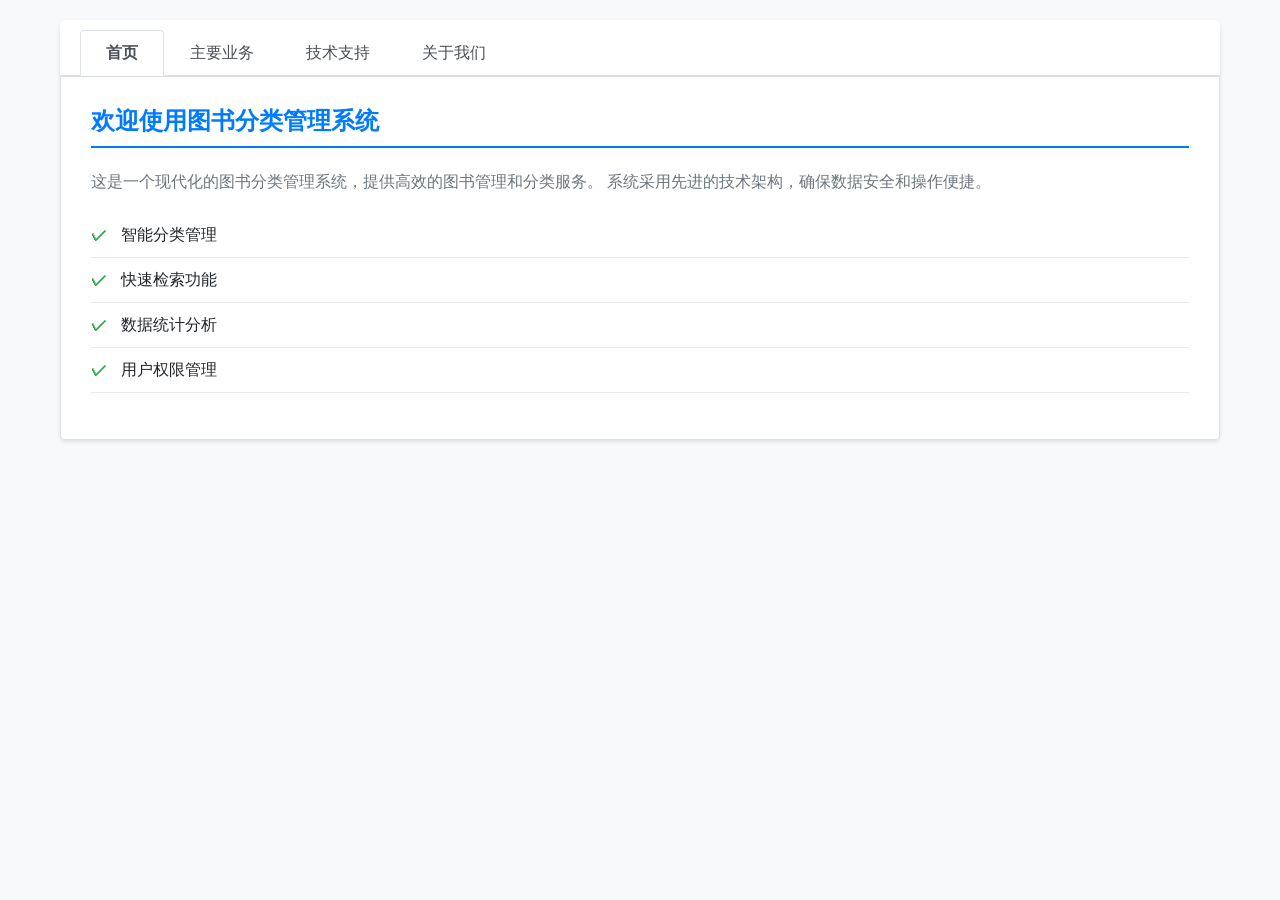
<file: 8-6.html>
<!DOCTYPE html>
<html lang="zh-CN">
<head>
    <meta charset="UTF-8">
    <meta name="viewport" content="width=device-width, initial-scale=1.0">
    <title>图书分类管理系统</title>
    <!-- 引入 Bootstrap 4.6.2 核心样式文件，提供栅格系统、组件样式和工具类 -->
    <link rel="stylesheet" href="bootstrap-4.6.2-dist/css/bootstrap.min.css">
    <!-- 引入项目自定义样式文件，用于微调页面外观 -->
    <link rel="stylesheet" href="css/8-6.css">
</head>
<body>
    <!-- 主容器：使用自定义类 container-custom 控制页面整体宽度和布局 -->
    <main class="container-custom">
        <!--
        ============================================================
        导航区域：使用 <nav> 语义元素包裹标签页导航
        - role="tablist": 声明这是一个标签页列表容器（ARIA 无障碍标准）
        - .nav .nav-tabs: Bootstrap 4 的标签页组件样式，渲染为水平标签栏
        ============================================================
        -->
        <nav class="nav nav-tabs" role="tablist">
            <!--
            每个 <li> 代表一个标签选项：
            - role="presentation": 表明 <li> 仅用于样式布局，不具备语义含义
            - .nav-item: Bootstrap 为导航项提供的容器样式
            -->
            <li class="nav-item" role="presentation">
                <!--
                标签链接 - "首页"：
                - role="tab": 声明此元素为标签页切换按钮
                - aria-selected="true": 初始状态为选中（与 active 类对应）
                - aria-controls="index": 关联其控制的 tabpanel 的 id
                - id="tab-link-index": 作为 tabpanel 的 aria-labelledby 引用目标
                - .nav-link .active: Bootstrap 样式，active 表示当前激活的标签
                - href="#index": 指向对应的 tab-pane 容器
                -->
                <a class="nav-link active" role="tab" aria-selected="true"
                   aria-controls="index" id="tab-link-index"
                   href="#index">首页</a>
            </li>
            <li class="nav-item" role="presentation">
                <!--
                标签链接 - "主要业务"：
                - aria-selected="false": 初始未选中状态
                - aria-controls="course": 关联 #course 面板
                - id="tab-link-course": 唯一标识，供 aria-labelledby 引用
                -->
                <a class="nav-link" role="tab" aria-selected="false"
                   aria-controls="course" id="tab-link-course"
                   href="#course">主要业务</a>
            </li>
            <li class="nav-item" role="presentation">
                <!--
                标签链接 - "技术支持"：
                提供系统运维、培训等方面的支持入口
                -->
                <a class="nav-link" role="tab" aria-selected="false"
                   aria-controls="help" id="tab-link-help"
                   href="#help">技术支持</a>
            </li>
            <li class="nav-item" role="presentation">
                <!--
                标签链接 - "关于我们"：
                展示团队信息和项目背景
                -->
                <a class="nav-link" role="tab" aria-selected="false"
                   aria-controls="about" id="tab-link-about"
                   href="#about">关于我们</a>
            </li>
        </nav>

        <!--
        ============================================================
        标签页内容区域：.tab-content 包含所有 tab-pane
        每个 tab-pane 通过 id 与对应的导航链接关联
        ============================================================
        -->
        <div class="tab-content">
            <!--
            ============================================================
            第一个面板："首页"（#index）
            - role="tabpanel": 声明为标签页内容面板
            - aria-labelledby="tab-link-index": 关联到上方的导航链接
            - .active: 初始显示此面板
            ============================================================
            -->
            <section class="tab-pane active" id="index"
                     role="tabpanel" aria-labelledby="tab-link-index">
                <h2 class="content-title">欢迎使用图书分类管理系统</h2>
                <p class="content-text">
                    这是一个现代化的图书分类管理系统，提供高效的图书管理和分类服务。
                    系统采用先进的技术架构，确保数据安全和操作便捷。
                </p>
                <!-- 首页功能亮点列表 -->
                <ul class="feature-list">
                    <li>智能分类管理</li>
                    <li>快速检索功能</li>
                    <li>数据统计分析</li>
                    <li>用户权限管理</li>
                </ul>
            </section>

            <!--
            ============================================================
            第二个面板："主要业务"（#course）
            展示系统核心业务功能列表
            ============================================================
            -->
            <section class="tab-pane" id="course"
                     role="tabpanel" aria-labelledby="tab-link-course">
                <h2 class="content-title">主要业务</h2>
                <p class="content-text">
                    我们提供全方位的图书管理服务，包括图书采购、分类编目、借阅管理等核心功能。
                </p>
                <!-- 主要业务功能列表 -->
                <ul class="feature-list">
                    <li>图书采购与入库</li>
                    <li>分类编目管理</li>
                    <li>借阅流程管理</li>
                    <li>库存盘点统计</li>
                    <li>读者信息管理</li>
                </ul>
            </section>

            <!--
            ============================================================
            第三个面板："技术支持"（#help）
            介绍技术支持的覆盖范围和服务内容
            ============================================================
            -->
            <section class="tab-pane" id="help"
                     role="tabpanel" aria-labelledby="tab-link-help">
                <h2 class="content-title">技术支持</h2>
                <p class="content-text">
                    我们提供专业的技术支持服务，确保系统稳定运行和用户操作顺畅。
                </p>
                <!-- 技术支持服务列表 -->
                <ul class="feature-list">
                    <li>7×24小时在线支持</li>
                    <li>系统维护与升级</li>
                    <li>数据备份与恢复</li>
                    <li>用户培训服务</li>
                    <li>技术咨询与解答</li>
                </ul>
            </section>

            <!--
            ============================================================
            第四个面板："关于我们"（#about）
            展示开发团队背景和核心优势
            ============================================================
            -->
            <section class="tab-pane" id="about"
                     role="tabpanel" aria-labelledby="tab-link-about">
                <h2 class="content-title">关于我们</h2>
                <p class="content-text">
                    我们是一支专业的图书管理系统开发团队，致力于为图书馆和图书管理机构
                    提供优质的数字化解决方案。
                </p>
                <!-- 团队优势列表 -->
                <ul class="feature-list">
                    <li>专业的开发团队</li>
                    <li>丰富的行业经验</li>
                    <li>优质的服务保障</li>
                    <li>持续的技术创新</li>
                </ul>
            </section>
        </div>
    </main>

    <!-- 引入 jQuery 3.7.1：Bootstrap 4 的 JavaScript 插件依赖 jQuery -->
    <script src="js/jquery-3.7.1.min.js"></script>
    <!-- 引入 Bootstrap 4.6.2 完整包（包含 Popper.js 和全部 JS 插件） -->
    <script src="bootstrap-4.6.2-dist/js/bootstrap.bundle.min.js"></script>

    <!--
    ============================================================
    Bootstrap 4 标签页切换逻辑（JavaScript API）
    ============================================================
    说明：
    1. Bootstrap 4 提供 $.fn.tab() 方法来以编程方式控制标签页切换。
    2. 调用 $(selector).tab('show') 可激活指定的标签页。
    3. 相比 data-toggle="tab" 属性方式，使用 JS API 更加灵活：
       - 可以在切换前/后执行自定义逻辑（通过事件钩子）
       - 避免了 HTML 属性污染，逻辑集中在 JavaScript 中
       - 为未来迁移到 Bootstrap 5（data-bs-toggle）铺平道路
    4. 事件流程：
       - 点击链接 -> 阻止默认跳转行为（e.preventDefault()）
       - 调用 $(this).tab('show') 触发 Bootstrap 内部的 Tab 组件
       - Bootstrap 触发 'show.bs.tab' / 'shown.bs.tab' 事件
       - 自动更新 .active 类、aria-selected 属性和面板显示/隐藏
    ============================================================
    -->
    <script>
        $(function() {
            // 为所有 .nav-link 标签绑定点击事件
            // 使用 Bootstrap 4 的 Tab JavaScript API 替代已弃用的 data-toggle="tab" 属性
            $('.nav-link').on('click', function(e) {
                // 阻止浏览器默认的锚点跳转行为（避免 URL 中出现 #hash）
                e.preventDefault();

                // 调用 Bootstrap Tab 插件的 'show' 方法
                // $(this) 指向被点击的 .nav-link 元素
                // .tab('show') 会：
                //   1. 移除所有同级 .nav-link 的 .active 类和 aria-selected="true"
                //   2. 为当前链接添加 .active 类并设置 aria-selected="true"
                //   3. 隐藏所有 .tab-pane，显示与 href 对应的面板
                $(this).tab('show');
            });
        });
    </script>
</body>
</html>
</file>
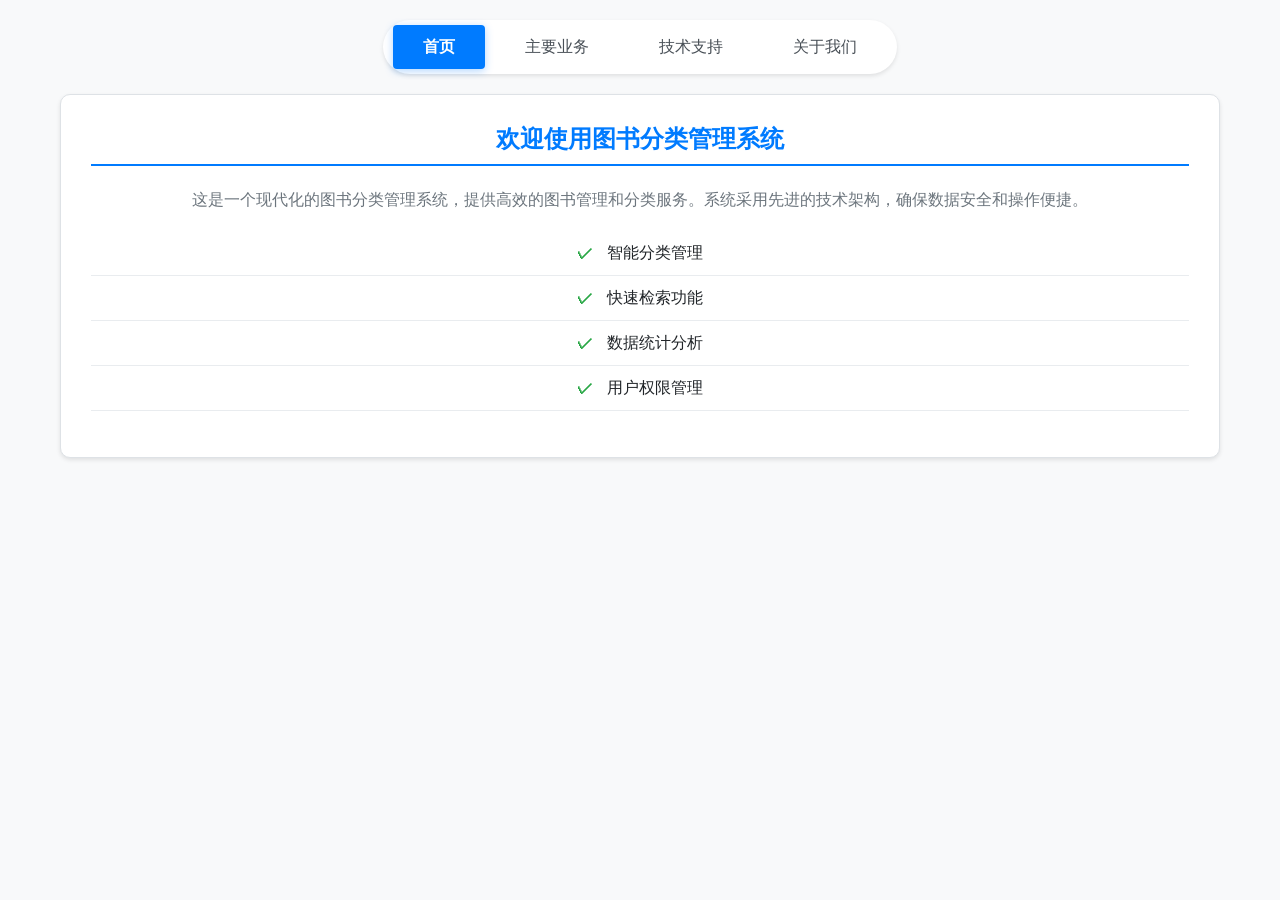
<file: 8-7.html>
<!DOCTYPE html>
<html lang="zh-CN">
<head>
    <meta charset="UTF-8">
    <meta name="viewport" content="width=device-width, initial-scale=1.0">
    <title>图书分类管理系统 - 胶囊式导航</title>
    <link rel="stylesheet" href="bootstrap-4.6.2-dist/css/bootstrap.min.css">
    <link rel="stylesheet" href="css/8-7.css">
</head>
<body>
    <!--
        整体布局说明：
        本页面使用 Bootstrap 的胶囊式（pill）导航组件实现标签页切换功能。
        与 8-6.html 使用 data-toggle="tab" 声明式方式的本质区别在于：
        - 8-6.html 依赖 Bootstrap 的 data-* 属性自动绑定事件，无需手写 JS，
          只需在 HTML 标签上添加 data-toggle="tab" 属性，Bootstrap 会自动
          拦截点击事件并调用 .tab('show') 方法。这种方式代码更简洁，适合
          简单的标签页场景。
        - 本文件（8-7.html）采用 JavaScript 编程式方式，通过 jQuery 手动
          绑定 click 事件并显式调用 .tab('show') 方法。这种方式虽然多写了
          JS 代码，但提供了更大的灵活性：可以在切换前执行自定义逻辑（如
          表单验证、异步数据加载、确认对话框），也可以在切换后触发回调。
          适合需要精细控制标签页行为的复杂业务场景。
    -->

    <!--
        主内容区域：使用 <main> 语义元素包裹页面的核心内容，
        表示文档中唯一且主要的内容区块，有助于屏幕阅读器
        快速定位关键内容区域。
        role="main" 为 ARIA 地标角色，进一步增强可访问性。
    -->
    <main role="main">
        <div class="container-custom">

            <!--
                胶囊式导航容器：
                使用 <nav> 语义元素包裹导航链接，表示该区域为页面导航功能区。
                nav-pills 是 Bootstrap 提供的胶囊式导航样式类，与 nav-tabs（选项卡式）
                的区别在于视觉效果：nav-pills 呈现为圆角胶囊按钮状，
                nav-tabs 呈现为传统的方角标签页样式。
            -->
            <nav aria-label="主要导航" class="nav-container">
                <!--
                    <ul> 标签承载导航链接列表：
                    - role="tablist"：告知辅助技术该列表为标签页容器
                    - class="nav nav-pills"：Bootstrap 胶囊式导航样式，
                      nav-pills 让每个导航项表现为独立的胶囊按钮，
                      选中项会有高亮背景色（在 8-7.css 中定义），
                      呈现圆角填充效果，视觉上与普通标签页区分明显。
                -->
                <ul class="nav nav-pills" role="tablist">
                    <!--
                        每个 <li> 代表一个导航项：
                        - role="presentation"：移除列表项的语义，
                          让辅助技术将注意力集中在内部的 role="tab" 元素上，
                          避免屏幕阅读器将列表结构干扰标签页的交互语义。
                    -->
                    <li class="nav-item" role="presentation">
                        <!--
                            首页标签：
                            - role="tab"：标识该元素为标签页的切换控件
                            - aria-selected="true"：表示该标签当前处于激活/选中状态
                            - href="#index"：通过锚点关联下方的 .tab-pane#index
                            - class="nav-link active"：Bootstrap 激活样式，视觉高亮
                            - data-toggle="tab"：保留此属性作为备用（本页虽用 JS 控制，
                              但保留 data-toggle 可作为无 JS 环境下的优雅降级）
                            - id="tab-index"：供下方 tabpanel 的 aria-labelledby 引用
                        -->
                        <a class="nav-link active"
                           id="tab-index"
                           data-toggle="tab"
                           href="#index"
                           role="tab"
                           aria-selected="true">首页</a>
                    </li>
                    <!--
                        主要业务标签：
                        - role="presentation" 在 <li> 上去语义
                        - role="tab" 在 <a> 上声明该控件为标签切换按钮
                        - aria-selected="false"：当前未选中状态
                    -->
                    <li class="nav-item" role="presentation">
                        <a class="nav-link"
                           id="tab-course"
                           data-toggle="tab"
                           href="#course"
                           role="tab"
                           aria-selected="false">主要业务</a>
                    </li>
                    <!-- 技术支持标签 -->
                    <li class="nav-item" role="presentation">
                        <a class="nav-link"
                           id="tab-help"
                           data-toggle="tab"
                           href="#help"
                           role="tab"
                           aria-selected="false">技术支持</a>
                    </li>
                    <!-- 关于我们标签 -->
                    <li class="nav-item" role="presentation">
                        <a class="nav-link"
                           id="tab-about"
                           data-toggle="tab"
                           href="#about"
                           role="tab"
                           aria-selected="false">关于我们</a>
                    </li>
                </ul>
            </nav>

            <!--
                标签页内容区域（.tab-content）：
                包含所有标签窗格（.tab-pane），同一时刻只有一个窗格可见。
                Bootstrap 通过 .active 类控制显示：拥有 .active 的窗格
                为 visibility: visible，其余为 display: none。
            -->
            <div class="tab-content">

                <!--
                    首页内容窗格：
                    - role="tabpanel"：声明该区域为标签面板内容
                    - aria-labelledby="tab-index"：关联上方 id="tab-index" 的切换控件，
                      让屏幕阅读器能明确该面板由哪个标签控制
                    - class="tab-pane active"：Bootstrap 默认显示此窗格
                    - 使用 <section> 语义元素包裹独立的内容区块
                -->
                <section class="tab-pane active"
                         id="index"
                         role="tabpanel"
                         aria-labelledby="tab-index">
                    <!--
                        首页展示系统的核心功能介绍和特色服务列表。
                        包含欢迎标题、系统简介文字和四个核心功能特性。
                    -->
                    <h2 class="content-title">欢迎使用图书分类管理系统</h2>
                    <p class="content-text">这是一个现代化的图书分类管理系统，提供高效的图书管理和分类服务。系统采用先进的技术架构，确保数据安全和操作便捷。</p>
                    <ul class="feature-list">
                        <li>智能分类管理</li>
                        <li>快速检索功能</li>
                        <li>数据统计分析</li>
                        <li>用户权限管理</li>
                    </ul>
                </section>

                <!--
                    主要业务内容窗格：
                    - aria-labelledby="tab-course"：关联"主要业务"标签控件
                    - 展示系统提供的五大核心业务模块
                -->
                <section class="tab-pane"
                         id="course"
                         role="tabpanel"
                         aria-labelledby="tab-course">
                    <!--
                        主要业务页面展示图书管理的全流程服务，
                        从采购入库到编目分类，再到借阅流程和库存盘点，
                        覆盖图书馆日常运营的各环节。
                    -->
                    <h2 class="content-title">主要业务</h2>
                    <p class="content-text">我们提供全方位的图书管理服务，包括图书采购、分类编目、借阅管理等核心功能。</p>
                    <ul class="feature-list">
                        <li>图书采购与入库</li>
                        <li>分类编目管理</li>
                        <li>借阅流程管理</li>
                        <li>库存盘点统计</li>
                        <li>读者信息管理</li>
                    </ul>
                </section>

                <!--
                    技术支持内容窗格：
                    - aria-labelledby="tab-help"：关联"技术支持"标签控件
                    - 展示用户可获取的技术支持服务项目
                -->
                <section class="tab-pane"
                         id="help"
                         role="tabpanel"
                         aria-labelledby="tab-help">
                    <!--
                        技术支持页面列出了平台提供的售后与运维保障服务，
                        包括全天候在线支持、系统升级维护、数据安全保障
                        以及用户培训等内容。
                    -->
                    <h2 class="content-title">技术支持</h2>
                    <p class="content-text">我们提供专业的技术支持服务，确保系统稳定运行和用户操作顺畅。</p>
                    <ul class="feature-list">
                        <li>7×24小时在线支持</li>
                        <li>系统维护与升级</li>
                        <li>数据备份与恢复</li>
                        <li>用户培训服务</li>
                        <li>技术咨询与解答</li>
                    </ul>
                </section>

                <!--
                    关于我们内容窗格：
                    - aria-labelledby="tab-about"：关联"关于我们"标签控件
                    - 展示团队背景和核心竞争力
                -->
                <section class="tab-pane"
                         id="about"
                         role="tabpanel"
                         aria-labelledby="tab-about">
                    <!--
                        关于我们页面介绍开发团队的专业背景、
                        行业积累和服务理念，建立用户信任。
                    -->
                    <h2 class="content-title">关于我们</h2>
                    <p class="content-text">我们是一支专业的图书管理系统开发团队，致力于为图书馆和图书管理机构提供优质的数字化解决方案。</p>
                    <ul class="feature-list">
                        <li>专业的开发团队</li>
                        <li>丰富的行业经验</li>
                        <li>优质的服务保障</li>
                        <li>持续的技术创新</li>
                    </ul>
                </section>

            </div><!-- /.tab-content -->
        </div><!-- /.container-custom -->
    </main>

    <!--
        页脚区域：使用 <footer> 语义元素，
        作为页面内容后的附加信息区域。
    -->
    <footer role="contentinfo">
        <!-- 页脚内容可根据需要补充，如版权信息等 -->
    </footer>

    <!--
        JavaScript 依赖：
        - jQuery 3.7.1：提供便捷的 DOM 操作和事件处理 API
        - Bootstrap 4.6.2 Bundle：包含 Bootstrap 的 JS 组件（含 Popper.js），
          其中 Tab 组件提供了 .tab('show') 方法用于程序化切换标签页
    -->
    <script src="js/jquery-3.7.1.min.js"></script>
    <script src="bootstrap-4.6.2-dist/js/bootstrap.bundle.min.js"></script>

    <!--
        ============================================================
        标签页切换逻辑（编程式方式 / Programmatic API）
        ============================================================

        与 8-6.html 的关键区别总结：
        ┌────────────────────┬──────────────────────────┬──────────────────────────┐
        │ 对比维度           │ 8-6.html                 │ 本文件 8-7.html          │
        ├────────────────────┼──────────────────────────┼──────────────────────────┤
        │ 切换方式           │ 声明式（data-toggle）    │ 编程式（.tab('show')）   │
        │ 事件绑定           │ Bootstrap 自动处理       │ 手动通过 jQuery 绑定     │
        │ JS 代码量          │ 无需手写 JS              │ 需要编写事件处理逻辑     │
        │ 灵活性             │ 较低，仅支持基本切换     │ 较高，可插入自定义逻辑   │
        │ 切换前拦截         │ 需额外监听事件           │ 可在 click 回调中直接处理│
        │ 适用场景           │ 简单静态标签页           │ 需要动态控制/验证的场景  │
        └────────────────────┴──────────────────────────┴──────────────────────────┘

        具体流程说明：
        1. 使用 jQuery 的 $(document).ready() 确保 DOM 完全加载后再绑定事件
        2. 通过 $('.nav-link') 选择所有导航链接
        3. 为每个链接绑定 click 事件处理函数
        4. 在事件处理函数中：
           a. e.preventDefault() —— 阻止 <a> 标签的默认锚点跳转行为，
              避免页面 URL 出现 #index、#course 等哈希值
           b. $(this).tab('show') —— 调用 Bootstrap Tab 组件的 show 方法，
              该方法内部会：
              - 移除当前激活标签的 .active 类和 aria-selected="true"
              - 隐藏当前可见的 .tab-pane
              - 为目标标签添加 .active 类和 aria-selected="true"
              - 显示对应的 .tab-pane
              - 触发 show.bs.tab / shown.bs.tab 等 Bootstrap 自定义事件

        使用 const 声明变量（ES6+ 规范）：
        此处因只需为已有 DOM 元素绑定事件，无需额外声明变量。
        若需缓存 DOM 引用，应使用 const（不可重新赋值）而非 var（函数作用域、
        存在变量提升等问题），以提升代码可读性和可维护性。
    -->
    <script>
        // jQuery 入口：等待 DOM 完全就绪后执行
        $(document).ready(function() {
            // 为所有胶囊导航链接绑定点击事件
            // 通过编程式方式调用 Bootstrap 的 .tab('show') API
            // 相比 data-toggle 声明式方式，此处可在切换前插入任意自定义逻辑
            $('.nav-link').on('click', function(e) {
                // 阻止 <a> 标签的默认跳转行为（避免 URL 中出现 #hash）
                e.preventDefault();
                // 调用 Bootstrap Tab 组件的 show 方法，
                // 完成激活类切换、面板显示/隐藏、aria-selected 更新等操作
                $(this).tab('show');
            });
        });
    </script>
</body>
</html>
</file>
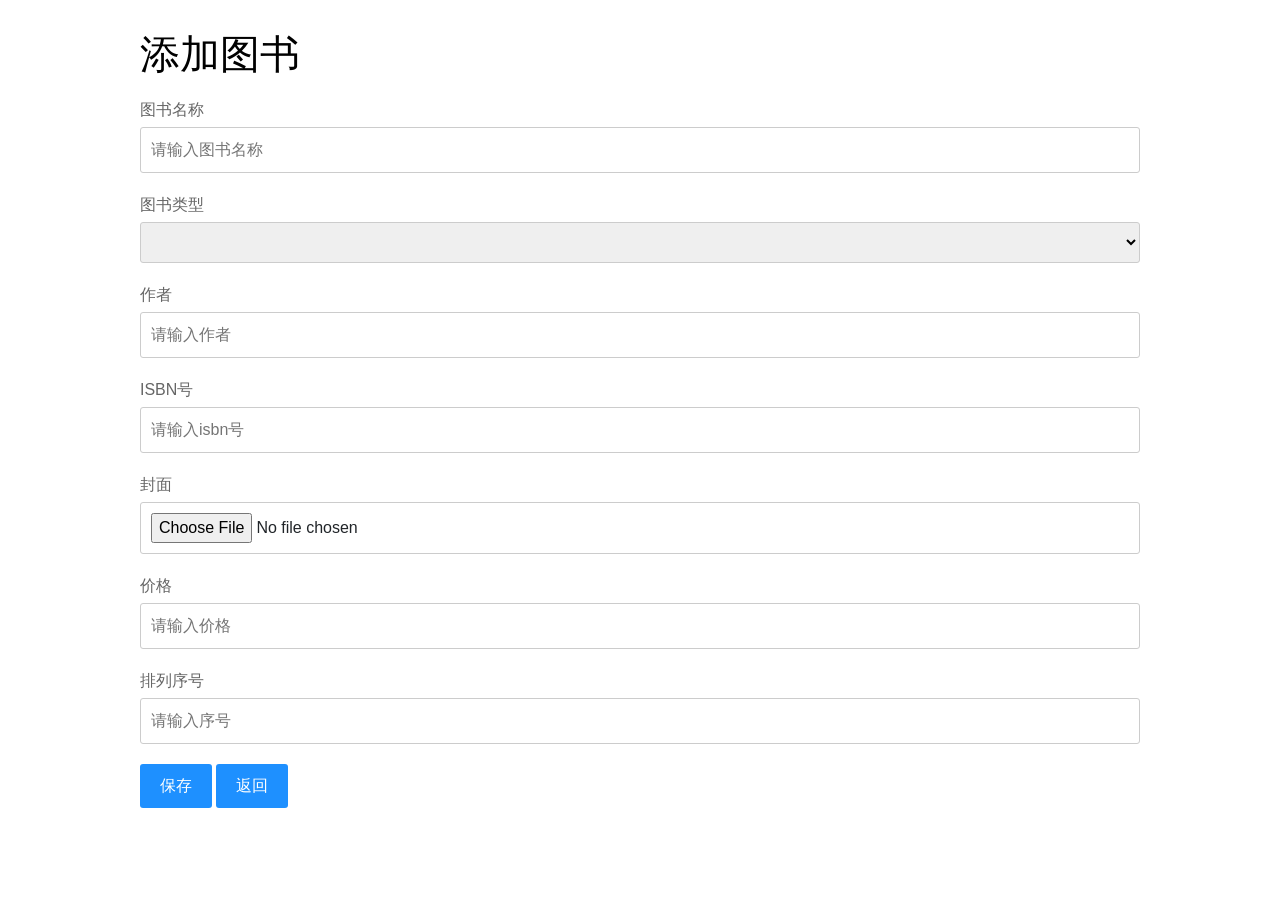
<file: bookAdd.html>
<!doctype html>
<html lang="zh-CN">

<head>
  <meta charset="UTF-8" />
  <meta name="viewport" content="width=device-width, initial-scale=1.0" />
  <title>添加图书</title>
  <!-- Bootstrap CSS -->
  <link rel="stylesheet" href="bootstrap-4.6.2-dist/css/bootstrap.min.css">
  <link rel="stylesheet" href="css/bookAdd.css" />
  <!-- jQuery -->
  <script src="js/jquery-3.7.1.min.js"></script>
  <!-- Bootstrap JS -->
  <script src="bootstrap-4.6.2-dist/js/bootstrap.bundle.min.js"></script>
  <style>
    .error {
      color: red;
      margin-left: 10px;
      font-size: 12px;
    }
    .hover {
      background: #ccc;
    }
  </style>
</head>

<body>
  <div class="container">
    <!-- 页面标题 -->
    <h1 id="form-heading">添加图书</h1>

    <!--
      添加图书表单
      - role="form"：标识此区域为表单
      - novalidate：禁止浏览器原生校验，统一由 JS 处理以确保错误提示风格一致
    -->
    <form id="book-add-form" role="form" aria-labelledby="form-heading" novalidate>

      <label for="book-name">图书名称</label>
      <input type="text" id="book-name" name="book-name"
             placeholder="请输入图书名称"
             aria-required="true" />

      <label for="book-type">图书类型</label>
      <select id="book-type" name="book-type"
              aria-required="true"></select>

      <label for="book-author">作者</label>
      <input type="text" id="book-author" name="book-author"
             placeholder="请输入作者"
             aria-required="true" />

      <label for="book-isbn">ISBN号</label>
      <input type="text" id="book-isbn" name="book-isbn"
             placeholder="请输入isbn号"
             aria-required="true" />

      <!--
        TODO: 实现封面图片的文件上传功能
        目前仅在前端选择了文件，尚未将文件数据通过 FormData 或
        其他方式上传到服务器。后续需要：
        1. 将表单改为 multipart/form-data 编码
        2. 后端增加文件接收与存储逻辑
        3. 上传完成后将封面 URL 一并写入图书数据
      -->
      <label for="book-cover">封面</label>
      <input type="file" id="book-cover" name="book-cover" />

      <label for="book-price">价格</label>
      <input type="text" id="book-price" name="book-price"
             placeholder="请输入价格"
             aria-required="true" />

      <label for="book-sort">排列序号</label>
      <input type="text" id="book-sort" name="book-sort"
             placeholder="请输入序号"
             aria-required="true" />

      <br />
      <button type="submit" id="save-btn">保存</button>
      <button type="button" id="back-btn">返回</button>
    </form>
  </div>

  <script>
    $(function () {
      // =================================================================
      // 1. 缓存常用 jQuery 选择器 —— 避免在事件处理中重复查询 DOM 树
      // =================================================================
      const $typeSelect  = $("#book-type");
      const $bookName    = $("#book-name");
      const $bookAuthor  = $("#book-author");
      const $bookIsbn    = $("#book-isbn");
      const $bookPrice   = $("#book-price");
      const $bookSort    = $("#book-sort");
      const $bookAddForm = $("#book-add-form");
      const $saveBtn     = $("#save-btn");
      const $backBtn     = $("#back-btn");

      // =================================================================
      // 2. 分类下拉框数据填充
      //    从 sessionStorage 中读取 categories 数据（JSON 数组），
      //    该数据由分类管理页面（category.html）在页面跳转前存入。
      //    遍历数组，为每个分类名称创建一个 <option> 并追加到
      //    #book-type 下拉框中，option 的 value 与显示文本均为分类名称。
      // =================================================================
      const bookTypes = JSON.parse(sessionStorage.getItem("categories")) || [];

      bookTypes.forEach(function (item) {
        $typeSelect.append(
          $("<option></option>").val(item.name).text(item.name)
        );
      });

      // =================================================================
      // 3. 保存按钮 hover 交互效果
      //    鼠标悬停时添加 .hover 类改变背景色，移出时恢复。
      // =================================================================
      $saveBtn.hover(
        function () {
          $(this).addClass("hover");
        },
        function () {
          $(this).removeClass("hover");
        }
      );

      // =================================================================
      // 4. 表单提交验证逻辑
      //    阻止浏览器默认提交行为，依次验证以下字段：
      //      - 图书名称（非空）
      //      - 作者（非空）
      //      - ISBN 号（13位数字 + 校验位正确性）
      //      - 价格（正数，使用 Number.isFinite 严格校验）
      //      - 排列序号（正整数）
      //    全部通过后，通过 AJAX POST 将数据发送到后端 api/bookAdd.php。
      // =================================================================
      $bookAddForm.submit(function (event) {
        event.preventDefault();

        let hasError = false;

        // 清除上一次提交残留的验证错误信息
        $(".error").remove();

        // --------------------------------------------------------------
        // 4.1 图书名称验证 —— 去除首尾空格后不能为空
        // --------------------------------------------------------------
        const bookName = $bookName.val().trim();
        if (bookName === "") {
          $bookName.after("<span class='error'>图书名称不能为空</span>");
          hasError = true;
        }

        // --------------------------------------------------------------
        // 4.2 作者验证 —— 去除首尾空格后不能为空
        // --------------------------------------------------------------
        const author = $bookAuthor.val().trim();
        if (author === "") {
          $bookAuthor.after("<span class='error'>作者不能为空</span>");
          hasError = true;
        }

        // --------------------------------------------------------------
        // 4.3 ISBN 号验证（13位，含校验位）
        //
        //    本系统采用 ISBN-13（基于 EAN-13 编码规范）。
        //    校验位算法逐步骤说明：
        //
        //    【步骤1】去除分隔符
        //      用户可能输入 "978-7-XXXX-XXXX-X" 这样的带连字符格式，
        //      先用正则将所有的 "-" 替换为空字符串，得到纯数字串。
        //
        //    【步骤2】检查长度
        //      去除分隔符后，纯数字串必须恰好为13位。不足或超出均判定
        //      为无效 ISBN。
        //
        //    【步骤3】计算前12位的加权和
        //      遍历前12位数字（索引 0 到 11），对每一位：
        //        - 如果该位是奇数位（从1开始计数，即0-based偶索引0,2,4,…），
        //          权重为 1 → sum += 1 * digit
        //        - 如果该位是偶数位（从1开始计数，即0-based奇索引1,3,5,…），
        //          权重为 3 → sum += 3 * digit
        //      例如 ISBN 978-7-XXXX-XXXX-X：
        //        sum = 1*9 + 3*7 + 1*8 + 3*7 + 1*X + 3*X + …（前12位）
        //
        //    【步骤4】计算校验位
        //      remainder = sum % 10
        //      checkDigit = (10 - remainder) % 10
        //      - 当 remainder = 0 时，(10-0)%10 = 0，校验位为 0
        //      - 当 remainder > 0 时，(10-remainder) 得到 1~10，
        //        对10取模后映射为 1~9
        //
        //    【步骤5】比对校验位
        //      将计算出的 checkDigit 与输入 ISBN 的第13位字符比对，
        //      不一致则判定为无效 ISBN。
        // --------------------------------------------------------------
        let isbn = $bookIsbn.val().trim();

        // 步骤1：移除所有连字符等分隔符
        isbn = isbn.replace(/-/g, "");

        // 步骤2：长度必须为13位
        if (isbn.length !== 13) {
          $bookIsbn.after("<span class='error'>ISBN应为13位</span>");
          hasError = true;
        } else {
          // 步骤3：计算前12位的加权和
          let sum = 0;
          for (let i = 0; i < 12; i++) {
            // 奇数位（第1,3,5,…位，对应0-based索引0,2,4,…）权重为1
            // 偶数位（第2,4,6,…位，对应0-based索引1,3,5,…）权重为3
            const weight = (i % 2 === 0) ? 1 : 3;
            const digit = parseInt(isbn.charAt(i), 10);
            sum += weight * digit;
          }

          // 步骤4：计算校验位
          const remainder = sum % 10;
          // 对10取模的余数范围是 0~9，(10-remainder)%10 优雅地统一了
          // remainder=0（校验位0）和 remainder>0（校验位1~9）两种情况
          const checkDigit = (10 - remainder) % 10;

          // 步骤5：将计算出的校验位与输入的第13位比对
          const actualCheckDigit = parseInt(isbn.charAt(12), 10);
          if (checkDigit !== actualCheckDigit) {
            $bookIsbn.after("<span class='error'>ISBN号必须是有效的</span>");
            hasError = true;
          }
        }

        // --------------------------------------------------------------
        // 4.4 价格验证 —— 必须为有效的正数
        //
        //    修复说明（NaN 验证漏洞）：
        //    原始代码使用 isNaN(price) 判断，但 isNaN 会先将参数隐式
        //    转换为 Number 再检测：
        //      isNaN("")     → false（空字符串 → Number("") = 0 → 非NaN）
        //      isNaN("  ")   → false（空白字符串 → Number("  ") = 0 → 非NaN）
        //      isNaN("abc")  → true
        //    因此空字符串可能绕过 isNaN 检查。
        //
        //    修复方案：
        //      1. 先显式检查 trim 后是否为空字符串
        //      2. 使用 Number.isFinite() 进行严格数值校验：
        //         - 空字符串 → Number("") = 0 → isFinite(0) = true，
        //           但已在第1步拦截，不会到达此处
        //         - "abc"     → Number("abc") = NaN → isFinite(NaN) = false
        //         - Infinity  → isFinite(Infinity) = false
        //         - "12.5"    → Number("12.5") = 12.5 → isFinite(12.5) = true
        //      3. 最后检查数值是否大于0（正数约束）
        // --------------------------------------------------------------
        const priceRaw = $bookPrice.val().trim();
        if (priceRaw === "") {
          $bookPrice.after("<span class='error'>价格不能为空</span>");
          hasError = true;
        } else {
          const price = Number(priceRaw);
          if (!Number.isFinite(price) || price <= 0) {
            $bookPrice.after("<span class='error'>价格必须为有效的正数</span>");
            hasError = true;
          }
        }

        // --------------------------------------------------------------
        // 4.5 排列序号验证 —— 必须为正整数
        //
        //    修复说明（NaN 验证漏洞）：
        //    原始代码直接调用 Number() 转换后用 Number.isInteger() 判断：
        //      Number("") → 0 → Number.isInteger(0) → true
        //    空字符串会被转为 0 而绕过空值检查（虽然后续的 <=0 条件会
        //    拦截，但依赖隐式行为不够健壮）。
        //
        //    修复方案：
        //      1. 先显式检查 trim 后是否为空字符串
        //      2. 使用 Number.isInteger() 校验整数
        //      3. 检查是否大于0（正整数约束）
        // --------------------------------------------------------------
        const sortRaw = $bookSort.val().trim();
        if (sortRaw === "") {
          $bookSort.after("<span class='error'>排列序号不能为空</span>");
          hasError = true;
        } else {
          const bookSort = Number(sortRaw);
          if (!Number.isInteger(bookSort) || bookSort <= 0) {
            $bookSort.after("<span class='error'>排序序号必须为有效正整数</span>");
            hasError = true;
          }
        }

        // --------------------------------------------------------------
        // 4.6 所有验证通过 —— 通过 AJAX POST 提交数据到后端
        //
        //    使用 jQuery $.ajax 返回的 jqXHR 对象的 Promise 接口，
        //    以 .then() / .catch() 链式风格处理成功与失败回调。
        //    - .then()：后端返回成功响应时，弹窗提示用户并重置表单
        //    - .catch()：网络错误或服务器错误时，提取具体错误信息
        //      向用户展示可读的失败原因
        // --------------------------------------------------------------
        if (!hasError) {
          const bookData = {
            title:    bookName,
            category: $typeSelect.val(),
            author:   author,
            isbn:     $bookIsbn.val(),
            price:    priceRaw,
            sort:     Number(sortRaw)
          };

          // jQuery $.ajax 返回的 jqXHR 实现了 Promise 接口，
          // 因此可以使用 .then().catch() 模式处理异步结果
          $.ajax({
            url:  "api/bookAdd.php",
            type: "POST",
            data: bookData
          })
            .then(function (response) {
              // 提交成功：通知用户并重置表单以供继续添加
              alert("添加图书成功");
              // 直接通过原生 DOM 方法重置表单，比 .bind(this) 更清晰
              $bookAddForm[0].reset();
            })
            .catch(function (jqXHR, textStatus, errorThrown) {
              // 提交失败：构造用户可读的错误提示
              let errorMsg = "添加图书失败";
              if (errorThrown) {
                errorMsg += "：" + errorThrown;
              } else if (jqXHR && jqXHR.status) {
                errorMsg += "（HTTP 状态码：" + jqXHR.status + "）";
              } else {
                errorMsg += "，请检查网络连接后重试";
              }
              alert(errorMsg);
            });
        }
      });

      // =================================================================
      // 5. 返回按钮 —— 跳转到图书管理列表页面
      // =================================================================
      $backBtn.click(function () {
        window.location.href = "book.html";
      });
    });
  </script>
</body>

</html>
</file>
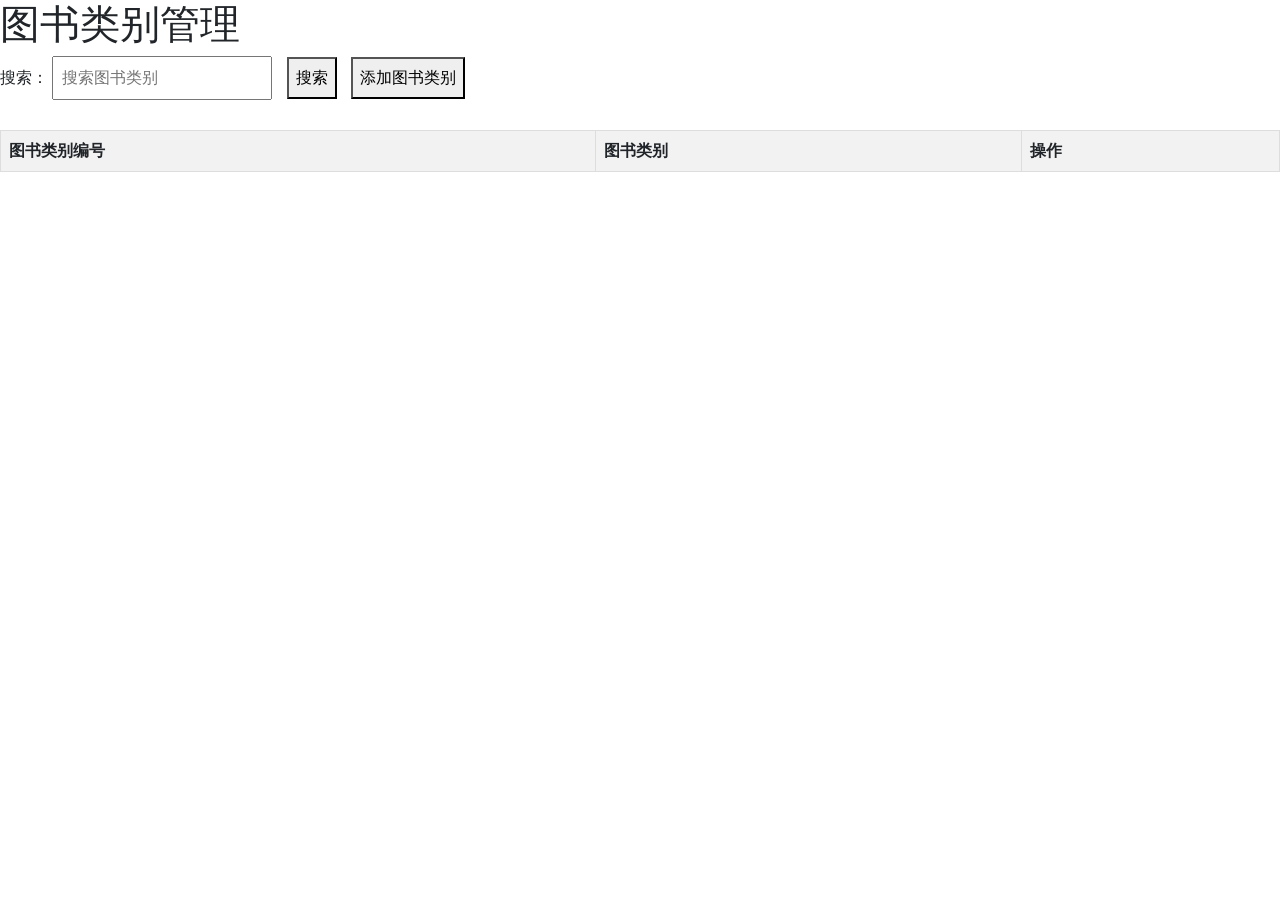
<file: category.html>
<!DOCTYPE html>
<html lang="zh-CN">

<head>
    <meta charset="UTF-8">
    <meta name="viewport" content="width=device-width, initial-scale=1.0">
    <title>图书类别管理页面</title>
    <!-- Bootstrap CSS -->
    <link rel="stylesheet" href="bootstrap-4.6.2-dist/css/bootstrap.min.css">
    <link rel="stylesheet" type="text/css" href="css/category.css">
    <!-- jQuery -->
    <script src="./js/jquery-3.7.1.min.js"></script>
    <!-- Bootstrap JS -->
    <script src="bootstrap-4.6.2-dist/js/bootstrap.bundle.min.js"></script>
</head>

<body>
    <!-- 页面标题 -->
    <h1>图书类别管理</h1>

    <!-- 添加图书类别弹窗 -->
    <div id="add-modal" class="modal" role="dialog" aria-modal="true" aria-labelledby="add-modal-title">
        <div class="modal-content">
            <h2 id="add-modal-title" style="font-size:1.25rem;">添加图书类别</h2>
            <span class="close" aria-label="关闭">&times;</span>
            <form id="add-category-form">
                <label for="new-category-name">图书类别名称：</label>
                <input type="text" id="new-category-name" placeholder="输入图书类别名称">
                <input type="submit" value="添加">
            </form>
        </div>
    </div>

    <!-- 编辑图书类别弹窗 -->
    <div id="edit-modal" class="modal" role="dialog" aria-modal="true" aria-labelledby="edit-modal-title">
        <div class="modal-content">
            <h2 id="edit-modal-title" style="font-size:1.25rem;">编辑图书类别</h2>
            <span class="close" aria-label="关闭">&times;</span>
            <form id="edit-category-form">
                <input type="hidden" id="edit-category-id">
                <label for="edit-category-name">图书类别名称：</label>
                <input type="text" id="edit-category-name" placeholder="输入新的图书类别名称">
                <input type="submit" value="保存修改">
            </form>
        </div>
    </div>

    <!-- 搜索与操作区域 -->
    <label for="search-input">搜索：</label>
    <input type="text" id="search-input" placeholder="搜索图书类别">
    <button id="search-btn">搜索</button>
    <button id="show-add-form">添加图书类别</button>

    <!-- 图书类别表格 -->
    <table id="category-table">
        <thead>
            <tr>
                <th>图书类别编号</th>
                <th>图书类别</th>
                <th>操作</th>
            </tr>
        </thead>
        <tbody></tbody>
    </table>

    <script>
        /**
         * ============================================================
         *  图书类别管理系统 — 前端逻辑
         *  数据存储方式: 浏览器 sessionStorage
         *
         *  sessionStorage 数据结构说明:
         *    key: "categories"
         *    value: JSON 字符串，解析后为一个数组，每个元素是一个对象
         *    对象结构:
         *      {
         *        id:   number  — 图书类别唯一编号（整数，由程序自动生成）
         *        name: string  — 图书类别名称（用户输入的中文/英文文本）
         *      }
         *    示例:
         *      [
         *        { "id": 1, "name": "文学" },
         *        { "id": 2, "name": "计算机科学" }
         *      ]
         *
         *  核心操作流程:
         *    1. 页面加载 → 从 sessionStorage 读取数据 → 渲染表格
         *    2. 用户操作（增/删/改/查）→ 更新内存数组 → 写回 sessionStorage → 重新渲染表格
         * ============================================================
         */

        $(function () {
            // ============================================================
            //  第一步: 缓存所有 jQuery 选择器（避免重复查询 DOM，提升性能）
            // ============================================================
            const $addModal        = $("#add-modal");
            const $editModal       = $("#edit-modal");
            const $addForm         = $("#add-category-form");
            const $editForm        = $("#edit-category-form");
            const $newCategoryName = $("#new-category-name");
            const $editCategoryId   = $("#edit-category-id");
            const $editCategoryName = $("#edit-category-name");
            const $searchInput     = $("#search-input");
            const $searchBtn       = $("#search-btn");
            const $showAddFormBtn  = $("#show-add-form");
            const $tableBody       = $("#category-table tbody");

            // ============================================================
            //  第二步: 从 sessionStorage 加载数据（带异常保护）
            //  如果读取失败（例如数据损坏），降级为空数组，保证页面不崩溃
            // ============================================================
            const STORAGE_KEY = "categories";

            /**
             * 安全地从 sessionStorage 读取图书类别数据
             * @returns {Array} 图书类别数组，读取失败时返回空数组 []
             */
            function loadCategories() {
                try {
                    const raw = sessionStorage.getItem(STORAGE_KEY);
                    return raw ? JSON.parse(raw) : [];
                } catch (err) {
                    // 数据损坏或浏览器不支持 sessionStorage 时静默降级
                    console.warn("读取图书类别数据失败，已使用空数组作为回退。错误:", err.message);
                    return [];
                }
            }

            /**
             * 安全地将图书类别数据写入 sessionStorage
             * @param {Array} data - 要保存的图书类别数组
             */
            function saveCategories(data) {
                try {
                    sessionStorage.setItem(STORAGE_KEY, JSON.stringify(data));
                } catch (err) {
                    // 写入失败时提示用户（例如存储空间已满）
                    console.error("保存图书类别数据失败，错误:", err.message);
                    alert("数据保存失败，请检查浏览器存储是否可用。");
                }
            }

            // 初始化内存中的图书类别数组
            let categories = loadCategories();

            // ============================================================
            //  第三步: 表格渲染函数 — 使用 jQuery DOM 创建方法避免 XSS
            //
            //  安全说明:
            //    使用 $("<td>").text(item.name) 而非字符串拼接
            //    .text() 方法会自动将特殊字符（<, >, &, ", '）转义为
            //    HTML 实体，从而彻底杜绝跨站脚本攻击（XSS）。
            //    按钮的 data-id 使用 .attr() 或 .data() 设置数值，
            //    同样避免了注入风险。
            // ============================================================

            /**
             * 全量渲染图书类别表格
             * 遍历 categories 数组，为每个条目创建一行，
             * 包含: 编号列、名称列、操作列（编辑 / 删除按钮）
             */
            function renderTable() {
                // 清空表格现有内容
                $tableBody.empty();

                // 遍历类别数组，逐行构建 DOM
                categories.forEach(function (item) {
                    // 创建表格行 <tr>
                    const $row = $("<tr>");

                    // 编号列 — .text() 自动转义，防止 XSS
                    $("<td>").text(item.id).appendTo($row);

                    // 名称列 — .text() 自动转义用户输入，防止 XSS
                    $("<td>").text(item.name).appendTo($row);

                    // 操作列 — 包含编辑和删除两个按钮
                    const $actionCell = $("<td>");

                    // 编辑按钮 — 使用 .attr() 安全设置 data-id 属性
                    $("<button>")
                        .addClass("btn btn-edit")
                        .attr("data-id", item.id)
                        .text("编辑")
                        .appendTo($actionCell);

                    // 删除按钮 — 使用 .attr() 安全设置 data-id 属性
                    $("<button>")
                        .addClass("btn btn-delete")
                        .attr("data-id", item.id)
                        .text("删除")
                        .appendTo($actionCell);

                    $actionCell.appendTo($row);
                    $row.appendTo($tableBody);
                });
            }

            // 页面加载后立即渲染初始数据
            renderTable();

            // ============================================================
            //  第四步: 搜索功能 — 根据输入关键字实时过滤表格行
            //
            //  逻辑说明:
            //    读取搜索框文本，遍历表格每一行，取出第二列（类别名称）
            //    的文本内容，使用 .includes() 进行模糊匹配。
            //    匹配成功的行显示，失败的行隐藏。
            //    .toggle(boolean) 等价于 show()/hide() 的切换。
            // ============================================================

            /**
             * 执行搜索过滤
             * 不区分大小写和全半角（仅做基本 includes 匹配）
             */
            function performSearch() {
                const searchTerm = $searchInput.val().trim();
                $tableBody.find("tr").each(function () {
                    const $row = $(this);
                    // 获取第二列（类别名称）的文本
                    const categoryName = $row.find("td:nth-child(2)").text();
                    // 模糊匹配：类别名称包含搜索词则显示，否则隐藏
                    $row.toggle(categoryName.includes(searchTerm));
                });
            }

            // 点击搜索按钮触发过滤
            $searchBtn.on("click", performSearch);

            // 搜索框按回车键时触发过滤（keypress 事件，keyCode 13 == Enter）
            $searchInput.on("keypress", function (e) {
                if (e.which === 13) {
                    performSearch();
                }
            });

            // ============================================================
            //  第五步: 弹窗（Modal）的显示与隐藏
            //
            //  弹窗设计:
            //    - 添加弹窗 (add-modal): 用于输入新类别名称
            //    - 编辑弹窗 (edit-modal): 用于修改已有类别名称
            //    - 每个弹窗右上角有 × 关闭按钮
            //    - 点击弹窗遮罩层（外部灰色区域）也可关闭
            // ============================================================

            /**
             * 显示添加类别弹窗
             * 将弹窗 display 设为 block，使其可见
             */
            function showAddModal() {
                $addModal.css("display", "block");
            }

            /**
             * 隐藏添加类别弹窗并重置表单
             */
            function hideAddModal() {
                $addModal.css("display", "none");
                $addForm[0].reset();
            }

            /**
             * 显示编辑类别弹窗
             */
            function showEditModal() {
                $editModal.css("display", "block");
            }

            /**
             * 隐藏编辑类别弹窗并重置表单
             */
            function hideEditModal() {
                $editModal.css("display", "none");
                $editForm[0].reset();
            }

            // 绑定"添加图书类别"按钮 → 显示添加弹窗
            $showAddFormBtn.on("click", showAddModal);

            // 绑定添加弹窗的关闭按钮（×）
            $addModal.find(".close").on("click", hideAddModal);

            // 绑定编辑弹窗的关闭按钮（×）
            $editModal.find(".close").on("click", hideEditModal);

            // 点击弹窗外部遮罩层 → 关闭弹窗
            $(window).on("click", function (e) {
                const $target = $(e.target);
                if ($target.hasClass("modal")) {
                    $target.css("display", "none");
                    // 同时重置对应表单
                    if ($target.attr("id") === "add-modal") {
                        $addForm[0].reset();
                    } else if ($target.attr("id") === "edit-modal") {
                        $editForm[0].reset();
                    }
                }
            });

            // ============================================================
            //  第六步: 添加图书类别（CREATE）
            //
            //  流程:
            //    1. 用户输入类别名称并提交
            //    2. 前端校验：名称不能为空
            //    3. 前端校验：名称不能与已有类别重复
            //    4. 生成新 ID（基于当前最大 ID + 1；如果数组为空，ID 从 1 开始）
            //    5. 将新对象 push 到 categories 数组
            //    6. 写回 sessionStorage
            //    7. 重新渲染表格
            //    8. 关闭弹窗并清空表单
            // ============================================================

            /**
             * 生成新类别 ID
             * 规则: 取当前所有类别 ID 的最大值 + 1；若数组为空则返回 1
             * @returns {number} 新 ID
             */
            function generateNewId() {
                if (categories.length === 0) {
                    return 1;
                }
                return Math.max(...categories.map(function (c) { return c.id; })) + 1;
            }

            // 绑定添加表单的 submit 事件
            $addForm.on("submit", function (event) {
                // 阻止表单默认提交行为（防止页面刷新）
                event.preventDefault();

                // 获取并清理用户输入
                const newCategoryName = $newCategoryName.val().trim();

                // 校验: 名称为空
                if (newCategoryName === "") {
                    alert("请输入有效的图书类别名称");
                    return;
                }

                // 校验: 名称已存在（防重复）
                const isExists = categories.some(function (category) {
                    return category.name === newCategoryName;
                });
                if (isExists) {
                    alert("该图书类别已存在");
                    return;
                }

                // 生成新 ID 并添加到数组
                const newId = generateNewId();
                categories.push({ id: newId, name: newCategoryName });

                // 持久化到 sessionStorage 并刷新表格
                saveCategories(categories);
                renderTable();

                // 关闭弹窗并清空表单
                hideAddModal();
            });

            // ============================================================
            //  第七步: 编辑图书类别（UPDATE）
            //
            //  流程分为两部分:
            //    A. 点击编辑按钮 → 查询对应类别数据 → 填充到编辑弹窗
            //    B. 提交编辑表单 → 校验 → 更新数组 → 持久化 → 刷新
            // ============================================================

            // --- 7-A: 点击编辑按钮，回填数据到弹窗 ---
            // 使用事件委托（因为表格行是动态生成的）
            $(document).on("click", ".btn-edit", function () {
                // 从按钮的 data-id 属性获取要编辑的类别 ID
                const id = $(this).data("id");

                // 在数组中查找对应的类别对象
                const category = categories.find(function (c) { return c.id === id; });

                // 容错: 如果找不到（理论上不会发生），提示用户
                if (!category) {
                    alert("未找到该图书类别，请刷新页面后重试。");
                    return;
                }

                // 将类别数据回填到编辑表单
                $editCategoryId.val(category.id);
                $editCategoryName.val(category.name);

                // 显示编辑弹窗
                showEditModal();
            });

            // --- 7-B: 提交编辑表单，执行更新 ---
            $editForm.on("submit", function (event) {
                // 阻止表单默认提交行为
                event.preventDefault();

                // 获取隐藏域中的类别 ID（转为整数）和用户输入的新名称
                const editId   = parseInt($editCategoryId.val(), 10);
                const editName = $editCategoryName.val().trim();

                // 校验: 名称不能为空
                if (editName === "") {
                    alert("请输入有效的图书类别名称");
                    return;
                }

                // 校验: 新名称不能与其他类别重复（排除自身）
                const isExists = categories.some(function (c) {
                    return c.name === editName && c.id !== editId;
                });
                if (isExists) {
                    alert("该图书类别已存在");
                    return;
                }

                // 找到目标对象并更新其名称
                const targetItem = categories.find(function (c) { return c.id === editId; });
                if (targetItem) {
                    targetItem.name = editName;
                }

                // 持久化并刷新表格
                saveCategories(categories);
                renderTable();

                // 关闭弹窗并清空表单
                hideEditModal();
            });

            // ============================================================
            //  第八步: 删除图书类别（DELETE）
            //
            //  流程:
            //    1. 点击删除按钮 → 弹出确认框
            //    2. 用户确认 → 从 categories 数组中过滤掉该项
            //    3. 写回 sessionStorage
            //    4. 重新渲染表格
            //
            //  注意: 此处使用 let 声明 categories，
            //        因为 .filter() 返回新数组，需要重新赋值
            // ============================================================

            // 使用事件委托绑定删除按钮（表格行是动态生成的）
            $(document).on("click", ".btn-delete", function () {
                const id = $(this).data("id");

                // 确认弹窗：防止误删
                if (!confirm("确定要删除该图书类别吗？")) {
                    return;
                }

                // 过滤掉要删除的条目（产生新数组，因此用 let 声明 categories）
                categories = categories.filter(function (c) { return c.id !== id; });

                // 持久化并刷新表格
                saveCategories(categories);
                renderTable();
            });
        });
    </script>
</body>

</html>
</file>
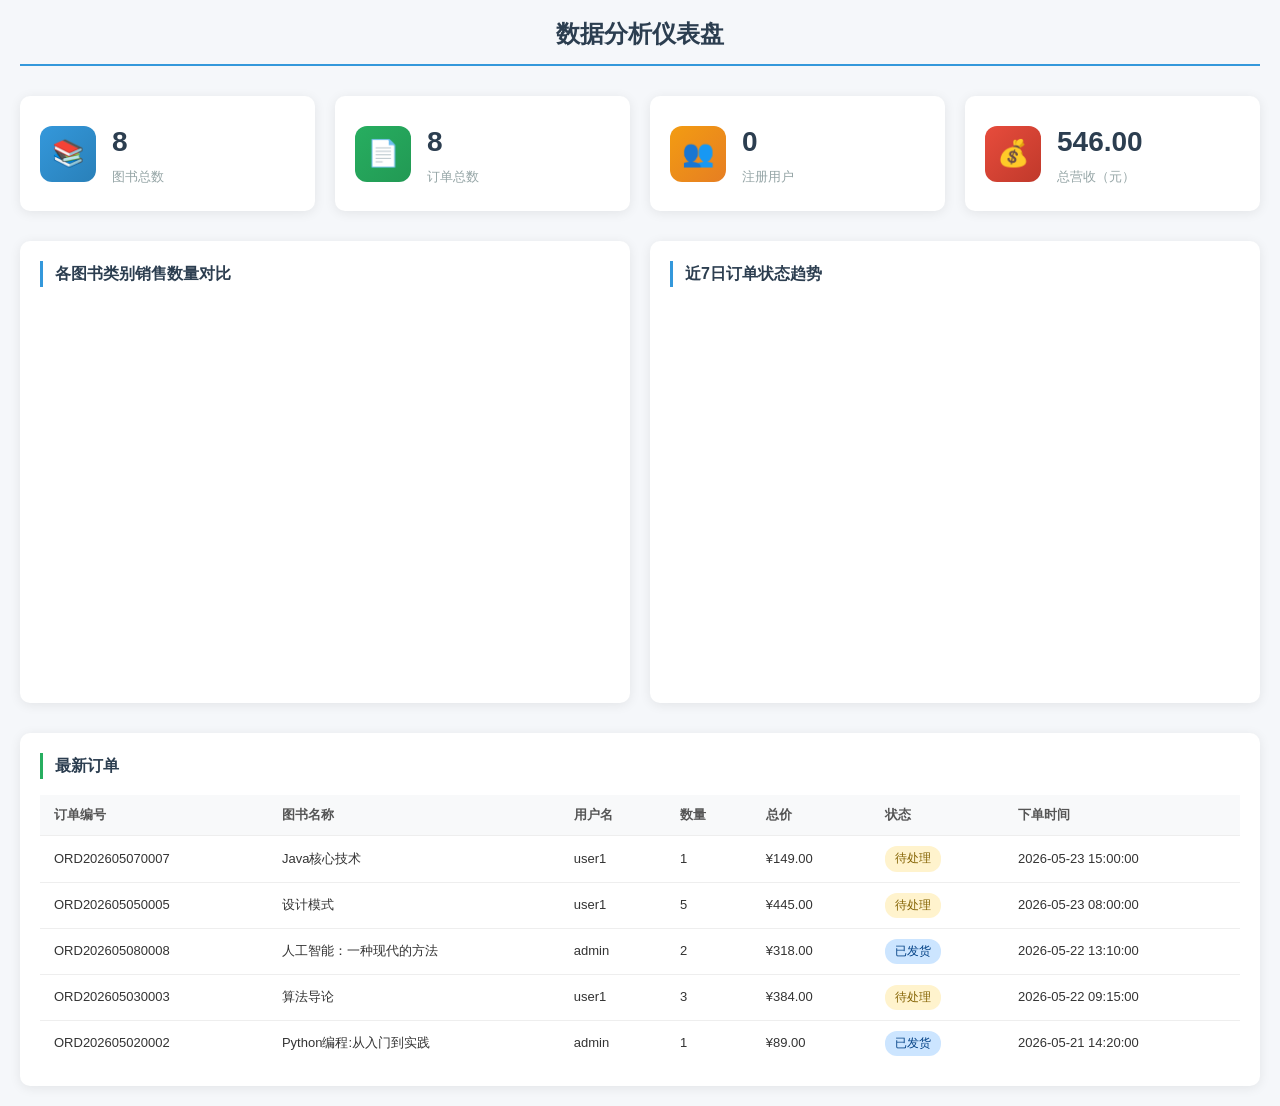
<file: dashboard.html>
<!DOCTYPE html>
<html lang="zh-CN">
<head>
    <meta charset="UTF-8">
    <meta name="viewport" content="width=device-width, initial-scale=1.0">
    <title>数据分析仪表盘</title>
    <!-- Bootstrap 4.6.2 核心样式 -->
    <link rel="stylesheet" href="bootstrap-4.6.2-dist/css/bootstrap.min.css">
    <!-- 仪表盘自定义样式 -->
    <link rel="stylesheet" href="css/dashboard.css">
    <!-- jQuery 3.7.1 -->
    <script src="js/jquery-3.7.1.min.js"></script>
    <!-- Bootstrap Bundle -->
    <script src="bootstrap-4.6.2-dist/js/bootstrap.bundle.min.js"></script>
    <!-- Chart.js 4.4.0：轻量级图表库，本地加载，支持柱状图/折线图/饼图等 -->
    <script src="js/chart.min.js"></script>
</head>
<body>
    <div class="container">
        <!-- 页面标题 -->
        <h1 class="page-title">数据分析仪表盘</h1>

        <!-- 顶部统计卡片：从 localStorage 读取真实数据 -->
        <div class="stats-row">
            <!-- 图书总数 -->
            <div class="stat-card">
                <div class="stat-icon icon-books">&#128218;</div>
                <div class="stat-info">
                    <div class="stat-num" id="stat-books">0</div>
                    <div class="stat-label">图书总数</div>
                </div>
            </div>
            <!-- 订单总数 -->
            <div class="stat-card">
                <div class="stat-icon icon-orders">&#128196;</div>
                <div class="stat-info">
                    <div class="stat-num" id="stat-orders">0</div>
                    <div class="stat-label">订单总数</div>
                </div>
            </div>
            <!-- 用户总数 -->
            <div class="stat-card">
                <div class="stat-icon icon-users">&#128101;</div>
                <div class="stat-info">
                    <div class="stat-num" id="stat-users">0</div>
                    <div class="stat-label">注册用户</div>
                </div>
            </div>
            <!-- 总营收（元） -->
            <div class="stat-card">
                <div class="stat-icon icon-revenue">&#128176;</div>
                <div class="stat-info">
                    <div class="stat-num" id="stat-revenue">0</div>
                    <div class="stat-label">总营收（元）</div>
                </div>
            </div>
        </div>

        <!-- 图表区域：左右两列，柱状图 + 折线图并排 -->
        <div class="charts-row">
            <!-- 柱状图：各图书类别销售数量对比 -->
            <div class="chart-panel">
                <div class="chart-title">各图书类别销售数量对比</div>
                <!-- Chart.js 使用 canvas 元素渲染图表 -->
                <div class="chart-container">
                    <canvas id="bar-chart"></canvas>
                </div>
            </div>

            <!-- 折线图：近7日订单状态趋势 -->
            <div class="chart-panel">
                <div class="chart-title">近7日订单状态趋势</div>
                <div class="chart-container">
                    <canvas id="line-chart"></canvas>
                </div>
            </div>
        </div>

        <!-- 底部：最新订单快捷列表 -->
        <div class="bottom-section">
            <div class="bottom-title">最新订单</div>
            <div style="overflow-x:auto;">
                <table id="recent-table">
                    <thead>
                        <tr>
                            <th>订单编号</th>
                            <th>图书名称</th>
                            <th>用户名</th>
                            <th>数量</th>
                            <th>总价</th>
                            <th>状态</th>
                            <th>下单时间</th>
                        </tr>
                    </thead>
                    <tbody>
                        <!-- JS 动态渲染最近5条订单 -->
                    </tbody>
                </table>
            </div>
        </div>
    </div>

    <script>
        /**
         * ==================== 数据流概览 ====================
         *
         * 【数据来源】
         *   localStorage.orders      → 订单列表 (持久化存储, 浏览器关闭后保留)
         *   localStorage.users       → 用户列表 (持久化存储)
         *   sessionStorage.categories → 图书类别 (会话级存储, 关闭标签页即清除)
         *
         * 【数据流向】
         *   读取原始数据 → 统计计算 → 更新 DOM / 渲染图表
         *
         * 【渲染顺序】
         *   1. 统计卡片 (图书总数 / 订单总数 / 用户数 / 总营收)
         *   2. 柱状图 (各图书类别销量对比，基于书名关键词匹配分类)
         *   3. 折线图 (近7日订单状态趋势，按日期 + 状态聚合)
         *   4. 底部表格 (最近5条订单，按日期倒序)
         *
         * 【注意事项】
         *   - demo/fallback 演示数据仅在真实数据为空时使用，仅用于视觉效果展示
         *   - 类别匹配基于书名关键词子串匹配，不可靠（详见 TODO 注释）
         *   - Chart.js 实例保存在 window 对象上，以便在页面重新渲染时先销毁旧实例
         *   - 所有 storage 读取操作均包裹 try/catch，防止损坏数据导致页面崩溃
         */

        $(function () {
            // ==================== 缓存 jQuery 选择器 ====================
            // 将频繁使用的 DOM 引用缓存为变量，避免重复查询
            const $statBooks = $('#stat-books');
            const $statOrders = $('#stat-orders');
            const $statUsers = $('#stat-users');
            const $statRevenue = $('#stat-revenue');
            const $recentTbody = $('#recent-table tbody');

            // ==================== 数据读取 (带 try/catch 防护) ====================

            /**
             * 从 localStorage 读取订单数据
             * 若数据不存在或 JSON 解析失败，则降级为空数组
             */
            let orders;
            try {
                const rawOrders = localStorage.getItem('orders');
                orders = rawOrders ? JSON.parse(rawOrders) : [];
            } catch (e) {
                console.warn('读取 orders 数据失败，将使用空数组:', e);
                orders = [];
            }

            /**
             * 从 localStorage 读取用户数据
             * 若数据不存在或 JSON 解析失败，则降级为空数组
             */
            let users;
            try {
                const rawUsers = localStorage.getItem('users');
                users = rawUsers ? JSON.parse(rawUsers) : [];
            } catch (e) {
                console.warn('读取 users 数据失败，将使用空数组:', e);
                users = [];
            }

            /**
             * 从 sessionStorage 读取图书类别
             * sessionStorage 在关闭标签页后自动清除，适合临时会话数据
             */
            let categories;
            try {
                const rawCategories = sessionStorage.getItem('categories');
                categories = rawCategories ? JSON.parse(rawCategories) : [];
            } catch (e) {
                console.warn('读取 categories 数据失败，将使用空数组:', e);
                categories = [];
            }

            // 用订单中的唯一图书名统计图书种类数
            // 遍历订单，收集所有出现过的不同 bookTitle
            const allBookTitles = [];
            orders.forEach(function (o) {
                if (allBookTitles.indexOf(o.bookTitle) === -1) {
                    allBookTitles.push(o.bookTitle);
                }
            });

            // ==================== 统计卡片计算 ====================

            /**
             * 图书总数：订单中出现过的唯一图书名数量
             * 注意：这统计的是实际被订购过的图书种类，而非库存中的全部图书
             */
            const bookCount = allBookTitles.length;

            /**
             * 订单总数：所有订单的数量
             */
            const orderCount = orders.length;

            /**
             * 注册用户数：localStorage 中 users 数组的长度
             */
            const userCount = users.length;

            /**
             * 总营收（元）
             * 营收统计规则：仅 "已完成 (completed)" 和 "已发货 (shipped)" 的订单计入营收
             * - "待处理 (pending)" 尚未成交，不计入
             * - "已取消 (cancelled)" 交易失败，不计入
             * 对符合状态的订单累加其 totalPrice 字段
             */
            const totalRevenue = orders.reduce(function (sum, o) {
                if (o.status === 'completed' || o.status === 'shipped') {
                    return sum + parseFloat(o.totalPrice);
                }
                return sum;
            }, 0);

            // 将统计结果写入卡片 DOM
            $statBooks.text(bookCount);
            $statOrders.text(orderCount);
            $statUsers.text(userCount);
            $statRevenue.text(totalRevenue.toFixed(2));

            // ==================== 销毁旧 Chart.js 实例 ====================
            // 如果页面因为数据更新等原因重新渲染此脚本，
            // 必须先销毁已存在的 Chart 实例，避免 canvas 残留和内存泄漏
            if (window.barChart) {
                window.barChart.destroy();
                window.barChart = null;
            }
            if (window.lineChart) {
                window.lineChart.destroy();
                window.lineChart = null;
            }

            // ==================== 柱状图：各图书类别销售数量对比 ====================

            /**
             * 柱状图数据说明：
             * X 轴 → 4 个图书类别（计算机 / 文学 / 历史 / 化学）
             * Y 轴 → 销售数量（本）
             * 每个柱子代表该类别的订单总销量（各订单 quantity 求和）
             *
             * 分类逻辑：遍历订单的 bookTitle，用关键词子串匹配归类
             * TODO: 当前基于书名关键词子串匹配的归类方式非常脆弱。
             *       例如 "计算机网络" 同时包含 "计算机" 和 "网络" 两个关键词，
             *       但实际只归入计算机类。建议改进为：
             *       1) 在数据源中为每本图书增加 categoryId 字段
             *       2) 通过 categoryId 与 categories 表精确关联
             *       3) 避免依赖书名中的自然语言关键词进行匹配
             */
            (function () {
                // 定义 4 个类别的中文名称，用 const 声明（引用不变）
                const categoryNames = ['计算机', '文学', '历史', '化学'];

                // 初始化每个类别的销量数组，与上面 4 个类别一一对应
                const categorySales = [0, 0, 0, 0]; // [计算机销量, 文学销量, 历史销量, 化学销量]

                // 遍历所有订单，按书名关键词归类并累加销售量
                orders.forEach(function (order) {
                    const title = order.bookTitle;
                    // 计算机类关键词匹配：涵盖主流技术方向
                    if (title.indexOf('计算机') !== -1 || title.indexOf('算法') !== -1 || title.indexOf('编程') !== -1
                        || title.indexOf('Java') !== -1 || title.indexOf('Python') !== -1 || title.indexOf('设计模式') !== -1
                        || title.indexOf('数据结构') !== -1 || title.indexOf('网络') !== -1 || title.indexOf('操作系统') !== -1
                        || title.indexOf('编译') !== -1 || title.indexOf('人工智能') !== -1 || title.indexOf('网络安全') !== -1) {
                        categorySales[0] += order.quantity;
                    } else if (title.indexOf('文学') !== -1 || title.indexOf('小说') !== -1 || title.indexOf('散文') !== -1) {
                        // 文学类关键词匹配
                        categorySales[1] += order.quantity;
                    } else if (title.indexOf('历史') !== -1) {
                        // 历史类关键词匹配
                        categorySales[2] += order.quantity;
                    } else if (title.indexOf('化学') !== -1) {
                        // 化学类关键词匹配
                        categorySales[3] += order.quantity;
                    }
                });

                /**
                 * 兜底演示数据填充
                 * 当真实订单数据不足以展示图表效果时（如某个类别销量为 0），
                 * 填入演示数值以避免图表过于空旷。这些演示值仅用于视觉效果，
                 * 不代表真实业务数据。
                 */
                if (categorySales[1] === 0) categorySales[1] = 3;  // 文学类兜底演示值
                if (categorySales[3] === 0) categorySales[3] = 2;  // 化学类兜底演示值

                // 获取 canvas 元素的 2D 渲染上下文
                const ctx = document.getElementById('bar-chart').getContext('2d');

                /**
                 * 创建 Chart.js 柱状图实例
                 * 将实例保存到 window.barChart，便于后续销毁重建
                 *
                 * 配置要点：
                 * - type: 'bar' 柱状图
                 * - responsive: true 响应式缩放
                 * - maintainAspectRatio: false 填满容器高度
                 * - 每根柱子独立颜色，悬停时颜色加深
                 * - 柱子顶部圆角 (borderRadius: 6)
                 * - Y轴从0开始，步长为1，仅显示整数
                 * - 入场动画 1000ms，缓动函数 easeOutBounce
                 */
                window.barChart = new Chart(ctx, {
                    type: 'bar', // 柱状图
                    data: {
                        labels: categoryNames, // X 轴标签：4 个图书类别名称
                        datasets: [{
                            label: '销量（本）',
                            data: categorySales, // Y 轴数据：每个类别的销售总量
                            // 每根柱子单独的颜色（RGBA，含透明度）
                            backgroundColor: [
                                'rgba(52, 152, 219, 0.8)',  // 计算机 → 蓝色
                                'rgba(39, 174, 96, 0.8)',   // 文学   → 绿色
                                'rgba(243, 156, 18, 0.8)',  // 历史   → 橙色
                                'rgba(155, 89, 182, 0.8)'   // 化学   → 紫色
                            ],
                            // 鼠标悬停时颜色加深（降低透明度 + 调暗色调）
                            hoverBackgroundColor: [
                                'rgba(41, 128, 185, 0.9)',
                                'rgba(30, 132, 73, 0.9)',
                                'rgba(214, 137, 16, 0.9)',
                                'rgba(125, 60, 152, 0.9)'
                            ],
                            borderColor: [
                                'rgba(41, 128, 185, 1)',
                                'rgba(30, 132, 73, 1)',
                                'rgba(214, 137, 16, 1)',
                                'rgba(125, 60, 152, 1)'
                            ],
                            borderWidth: 1,
                            borderRadius: 6,       // 柱子顶部圆角半径
                            borderSkipped: false,   // 四边都绘制边框，配合 borderRadius 实现四角圆角
                            maxBarThickness: 60     // 柱子最大宽度限制（px），防止柱子过宽
                        }]
                    },
                    options: {
                        responsive: true,           // 响应式：随容器大小自动缩放
                        maintainAspectRatio: false, // 不强制保持宽高比，填满 .chart-container 容器
                        plugins: {
                            // 图例：隐藏，因为只有一组数据，不需要图例说明
                            legend: { display: false },
                            // 提示框：鼠标悬停时显示销量数值
                            tooltip: {
                                callbacks: {
                                    label: function (context) {
                                        return '销售数量：' + context.raw + ' 本';
                                    }
                                }
                            }
                        },
                        scales: {
                            // Y 轴（纵轴）配置：显示销量数值
                            y: {
                                beginAtZero: true,   // Y 轴从 0 开始，避免视觉误导
                                title: {
                                    display: true,
                                    text: '销量（本）',
                                    color: '#888'
                                },
                                ticks: {
                                    stepSize: 1,     // 刻度步长为 1，确保只显示整数值
                                    color: '#888'
                                },
                                grid: {
                                    color: '#f0f0f0' // 网格线浅灰色，不干扰数据阅读
                                }
                            },
                            // X 轴（横轴）配置：显示类别名称
                            x: {
                                ticks: {
                                    color: '#555',
                                    font: { size: 13 }
                                },
                                grid: { display: false } // 隐藏 X 轴网格线，保持图表简洁
                            }
                        },
                        // 入场动画配置
                        animation: {
                            duration: 1000,          // 动画持续时间 1000ms
                            easing: 'easeOutBounce'  // 缓动函数：弹性反弹效果
                        }
                    }
                });
            })();

            // ==================== 折线图：近7日订单状态趋势 ====================

            /**
             * 折线图数据说明：
             * X 轴 → 最近 7 天的日期
             * 4 条折线 → 待处理 / 已发货 / 已完成 / 已取消 每日的数量
             * Y 轴 → 订单数量（笔）
             *
             * 数据聚合逻辑：
             * 1. 生成最近 7 天的日期数组 (YYYY-MM-DD 格式)
             * 2. 为每一天维护 4 个状态的计数器，初始为 0
             * 3. 遍历订单，将 orderDate 与日期数组逐天匹配（取前10位比较）
             * 4. 匹配成功则根据 order.status 累加对应计数器
             * 5. 若 7 天内无任何匹配数据，使用预设演示数据填充
             */
            (function () {
                /**
                 * 生成最近 7 天的日期数组
                 * 从 6 天前开始，到今天的日期，按 YYYY-MM-DD 格式化
                 */
                const dates = [];
                const today = new Date();
                for (let i = 6; i >= 0; i--) {
                    const d = new Date(today);
                    d.setDate(d.getDate() - i);
                    const month = String(d.getMonth() + 1).padStart(2, '0');
                    const day = String(d.getDate()).padStart(2, '0');
                    dates.push(d.getFullYear() + '-' + month + '-' + day);
                }

                // 每天各状态的订单数量，初始全部为 0
                // 使用 let 声明，因为在 allZero 兜底分支中会被重新赋值
                let pendingData   = [0, 0, 0, 0, 0, 0, 0]; // 待处理
                let shippedData   = [0, 0, 0, 0, 0, 0, 0]; // 已发货
                let completedData = [0, 0, 0, 0, 0, 0, 0]; // 已完成
                let cancelledData = [0, 0, 0, 0, 0, 0, 0]; // 已取消

                /**
                 * 遍历订单，按日期前缀匹配归类到对应天
                 * order.orderDate 格式示例："2026-05-20 10:30:00"
                 * 取前 10 位 "2026-05-20" 与日期数组中的 YYYY-MM-DD 比较
                 */
                orders.forEach(function (order) {
                    let dateIndex = -1;
                    for (let i = 0; i < dates.length; i++) {
                        // 使用 indexOf 做前缀匹配：检查 orderDate 是否以 dates[i] 开头
                        if (order.orderDate && order.orderDate.indexOf(dates[i]) === 0) {
                            dateIndex = i;
                            break;
                        }
                    }
                    // 超出最近 7 天范围的订单忽略不统计
                    if (dateIndex === -1) return;

                    // 根据订单状态累加到对应数组的对应天
                    switch (order.status) {
                        case 'pending':   pendingData[dateIndex]++;   break;
                        case 'shipped':   shippedData[dateIndex]++;   break;
                        case 'completed': completedData[dateIndex]++; break;
                        case 'cancelled': cancelledData[dateIndex]++; break;
                    }
                });

                /**
                 * 检查是否所有天的所有状态数据都为 0
                 * 如果为真，说明订单日期均不在最近 7 天范围内（或根本没有订单数据）
                 * 此时使用预设的演示数据填充，确保图表有内容可展示
                 *
                 * 注意：演示数据中的日期使用 MM/DD 格式，仅为视觉演示，
                 * 不代表实际业务数据，在生产环境中应移除或替换为真实数据
                 */
                const allZero = pendingData.every(function (v) { return v === 0; }) &&
                    shippedData.every(function (v) { return v === 0; }) &&
                    completedData.every(function (v) { return v === 0; }) &&
                    cancelledData.every(function (v) { return v === 0; });

                // 演示数据：此处显式声明 let datesForChart 避免与 const dates 冲突
                let datesForChart;
                if (allZero) {
                    // 使用演示数据替换各状态数组
                    pendingData   = [1, 2, 1, 3, 1, 2, 0];
                    shippedData   = [0, 1, 0, 1, 2, 1, 1];
                    completedData = [0, 0, 1, 0, 1, 0, 2];
                    cancelledData = [0, 0, 0, 1, 0, 0, 0];
                    datesForChart = ['05/17', '05/18', '05/19', '05/20', '05/21', '05/22', '05/23'];
                } else {
                    datesForChart = dates;
                }

                // 获取 canvas 元素的 2D 渲染上下文
                const ctx = document.getElementById('line-chart').getContext('2d');

                /**
                 * 创建 Chart.js 折线图实例
                 * 将实例保存到 window.lineChart，便于后续销毁重建
                 *
                 * 配置要点：
                 * - 4 条折线分别代表 4 种订单状态，用不同颜色和点样式区分
                 * - interaction.mode: 'index' 鼠标悬停时显示该 X 位置所有折线的值
                 * - 已取消折线使用虚线 (borderDash) 以视觉区分
                 * - 图例显示在顶部，可点击切换各折线的显示/隐藏
                 * - 入场动画 1200ms，缓动函数 easeOutQuart
                 */
                window.lineChart = new Chart(ctx, {
                    type: 'line', // 折线图
                    data: {
                        labels: datesForChart, // X 轴：日期标签
                        datasets: [
                            {
                                label: '待处理',
                                data: pendingData,
                                borderColor: '#f39c12',               // 橙色边框
                                backgroundColor: 'rgba(243, 156, 18, 0.1)', // 半透明橙色填充
                                borderWidth: 3,
                                pointRadius: 5,                       // 数据点半径
                                pointBackgroundColor: '#f39c12',      // 数据点填充色
                                tension: 0.4,                         // 曲线平滑度（0=直线，1=最大弯曲）
                                fill: true                            // 填充曲线下方区域
                            },
                            {
                                label: '已发货',
                                data: shippedData,
                                borderColor: '#3498db',               // 蓝色边框
                                backgroundColor: 'rgba(52, 152, 219, 0.1)',
                                borderWidth: 3,
                                pointRadius: 5,
                                pointBackgroundColor: '#3498db',
                                pointStyle: 'rectRounded',            // 圆角方形数据点，用于区分各折线
                                tension: 0.4,
                                fill: true
                            },
                            {
                                label: '已完成',
                                data: completedData,
                                borderColor: '#27ae60',               // 绿色边框
                                backgroundColor: 'rgba(39, 174, 96, 0.1)',
                                borderWidth: 3,
                                pointRadius: 5,
                                pointBackgroundColor: '#27ae60',
                                pointStyle: 'triangle',               // 三角形数据点
                                tension: 0.4,
                                fill: true
                            },
                            {
                                label: '已取消',
                                data: cancelledData,
                                borderColor: '#e74c3c',               // 红色边框
                                backgroundColor: 'rgba(231, 76, 60, 0.05)',
                                borderWidth: 2,
                                borderDash: [6, 3],                   // 虚线样式：6px 实线 + 3px 空白
                                pointRadius: 4,
                                pointBackgroundColor: '#e74c3c',
                                pointStyle: 'circle',                 // 圆形数据点
                                tension: 0.4,
                                fill: true
                            }
                        ]
                    },
                    options: {
                        responsive: true,
                        maintainAspectRatio: false,
                        // 交互配置：鼠标靠近时同时显示该 X 位置所有折线的数据
                        interaction: {
                            mode: 'index',    // 按索引匹配，同一天的所有折线值一起显示
                            intersect: false  // 不需要精确相交才触发，靠近即触发
                        },
                        plugins: {
                            // 图例：显示在顶部，点击可切换各折线的显示/隐藏
                            legend: {
                                position: 'top',
                                labels: {
                                    usePointStyle: true, // 图例使用数据点的形状样式（圆、三角等）
                                    padding: 20,
                                    color: '#555',
                                    font: { size: 12 }
                                }
                            },
                            // 提示框：鼠标悬停时显示具体数值
                            tooltip: {
                                callbacks: {
                                    label: function (context) {
                                        return context.dataset.label + '：' + context.raw + ' 笔';
                                    }
                                }
                            }
                        },
                        scales: {
                            // Y 轴（纵轴）配置
                            y: {
                                beginAtZero: true,
                                title: {
                                    display: true,
                                    text: '订单量（笔）',
                                    color: '#888'
                                },
                                ticks: {
                                    stepSize: 1,    // 整数刻度，不显示小数
                                    color: '#888'
                                },
                                grid: { color: '#f0f0f0' }
                            },
                            // X 轴（横轴）配置
                            x: {
                                ticks: { color: '#888' },
                                grid: { display: false } // 隐藏 X 轴网格线
                            }
                        },
                        // 入场动画配置
                        animation: {
                            duration: 1200,           // 动画持续时间 1200ms
                            easing: 'easeOutQuart'    // 缓动函数：平滑减速
                        }
                    }
                });
            })();

            // ==================== 底部表格：最新 5 条订单 ====================

            /**
             * 渲染最近订单表格
             *
             * 数据处理流程：
             * 1. 深拷贝订单数组（slice），避免 sort 修改原数组
             * 2. 按 orderDate 字符串倒序排列（最新的在前）
             * 3. 取前 5 条展示
             * 4. 用状态映射表将英文状态转为中文显示
             * 5. 动态创建 <tr> 行并追加到 tbody
             *
             * 若订单列表为空，显示 "暂无订单" 占位提示
             */
            (function () {
                // 深拷贝订单数组后按日期倒序排列（最新订单在前）
                // slice() 创建浅拷贝，避免 sort 修改原始 orders 数组
                const sorted = orders.slice().sort(function (a, b) {
                    // localeCompare 按字符串字典序比较日期，格式 "YYYY-MM-DD HH:mm:ss" 可直接比较
                    return b.orderDate.localeCompare(a.orderDate);
                });
                // 取排序后的前 5 条记录
                const recent = sorted.slice(0, 5);

                // 订单状态中英文映射表
                const statusMap = {
                    'pending': '待处理',
                    'shipped': '已发货',
                    'completed': '已完成',
                    'cancelled': '已取消'
                };
                // 订单状态对应的 CSS 类名，用于样式区分
                const statusClassMap = {
                    'pending': 'status-pending',
                    'shipped': 'status-shipped',
                    'completed': 'status-completed',
                    'cancelled': 'status-cancelled'
                };

                // 若无订单数据，显示占位提示
                if (recent.length === 0) {
                    $recentTbody.append('<tr><td colspan="7" style="text-align:center;color:#aaa;padding:20px;">暂无订单</td></tr>');
                    return;
                }

                // 遍历最近订单，逐条构建表格行
                recent.forEach(function (order) {
                    const row = $('<tr>');
                    row.append($('<td>').text(order.orderNo));
                    row.append($('<td>').text(order.bookTitle));
                    row.append($('<td>').text(order.username));
                    row.append($('<td>').text(order.quantity));
                    row.append($('<td>').text('¥' + parseFloat(order.totalPrice).toFixed(2)));
                    // 状态列：使用徽章样式展示，根据状态应用不同的 CSS 类
                    row.append($('<td>').html(
                        '<span class="status-badge ' + (statusClassMap[order.status] || '') + '">'
                        + (statusMap[order.status] || order.status) + '</span>'
                    ));
                    row.append($('<td>').text(order.orderDate));
                    $recentTbody.append(row);
                });
            })();
        });
    </script>
</body>
</html>
</file>
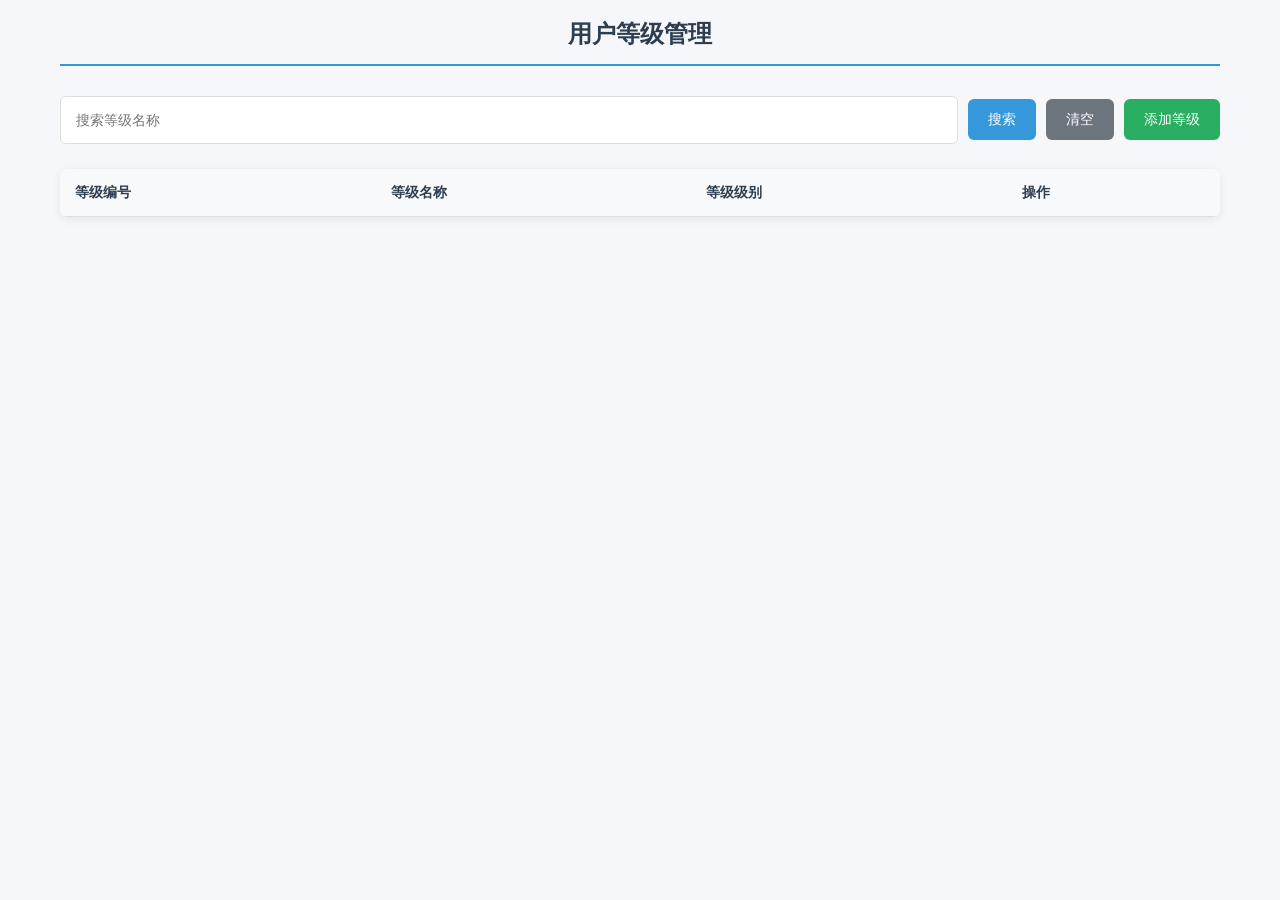
<file: grade.html>
<!DOCTYPE html>
<html lang="zh-CN">

<head>
    <meta charset="UTF-8">
    <meta name="viewport" content="width=device-width, initial-scale=1.0">
    <title>用户等级管理页面</title>
    <!-- Bootstrap CSS -->
    <link rel="stylesheet" href="bootstrap-4.6.2-dist/css/bootstrap.min.css">
    <link rel="stylesheet" href="css/grade.css">
    <!-- jQuery -->
    <script src="js/jquery-3.7.1.min.js"></script>
    <!-- Bootstrap JS -->
    <script src="bootstrap-4.6.2-dist/js/bootstrap.bundle.min.js"></script>
</head>

<body>
    <div class="container">
        <!-- 页面标题 -->
        <h1 class="page-title">用户等级管理</h1>

        <!-- 搜索与操作区域 -->
        <div class="search-section">
            <label for="search-input" class="sr-only">搜索等级名称</label>
            <input type="text" id="search-input" placeholder="搜索等级名称">
            <button id="search-btn" class="btn btn-primary">搜索</button>
            <button id="clear-btn" class="btn btn-secondary">清空</button>
            <button id="show-add-form" class="btn btn-success">添加等级</button>
        </div>

        <!--
            添加等级弹窗 (Add Modal)
            - role="dialog": 告知辅助技术这是一个对话框
            - aria-modal="true": 提示辅助技术该对话框是模态的（阻止与背景交互）
            - aria-labelledby="add-modal-title": 将弹窗标题与弹窗关联，提升可访问性
        -->
        <div id="add-modal" class="modal" role="dialog" aria-modal="true" aria-labelledby="add-modal-title">
            <div class="modal-content">
                <span class="close" aria-label="关闭">&times;</span>
                <h3 id="add-modal-title">添加用户等级</h3>
                <form id="add-form">
                    <div class="form-group">
                        <label for="add-name">等级名称:</label>
                        <input type="text" id="add-name" placeholder="请输入等级名称" required>
                    </div>
                    <div class="form-group">
                        <label for="add-level">等级级别:</label>
                        <input type="number" id="add-level" placeholder="请输入等级级别（数字）" required>
                    </div>
                    <button type="submit" class="btn btn-primary">添加</button>
                </form>
            </div>
        </div>

        <!--
            编辑等级弹窗 (Edit Modal)
            - role="dialog": 告知辅助技术这是一个对话框
            - aria-modal="true": 提示辅助技术该对话框是模态的
            - aria-labelledby="edit-modal-title": 将弹窗标题与弹窗关联
        -->
        <div id="edit-modal" class="modal" role="dialog" aria-modal="true" aria-labelledby="edit-modal-title">
            <div class="modal-content">
                <span class="close" aria-label="关闭">&times;</span>
                <h3 id="edit-modal-title">编辑用户等级</h3>
                <form id="edit-form">
                    <label for="edit-id" class="sr-only">等级ID</label>
                    <input type="hidden" id="edit-id">
                    <div class="form-group">
                        <label for="edit-name">等级名称:</label>
                        <input type="text" id="edit-name" placeholder="请输入等级名称" required>
                    </div>
                    <div class="form-group">
                        <label for="edit-level">等级级别:</label>
                        <input type="number" id="edit-level" placeholder="请输入等级级别（数字）" required>
                    </div>
                    <button type="submit" class="btn btn-primary">保存修改</button>
                </form>
            </div>
        </div>

        <!-- 用户等级表格 -->
        <div class="table-container">
            <table id="grade-table">
                <thead>
                    <tr>
                        <th>等级编号</th>
                        <th>等级名称</th>
                        <th>等级级别</th>
                        <th>操作</th>
                    </tr>
                </thead>
                <tbody></tbody>
            </table>
        </div>
    </div>

    <script>
        /**
         * ============================================================
         * 用户等级数据模型 (User Grade Data Model)
         * ============================================================
         *
         * sessionStorage 键名: 'grades'
         * 存储格式: JSON 字符串序列化的对象数组
         *
         * 单个等级对象结构:
         * {
         *   id:    {number} - 等级唯一标识符，正整数，自增生成
         *   name:  {string} - 等级名称，如 "普通会员"、"高级会员"
         *   level: {number} - 等级级别数值，可用于排序或权限判定
         * }
         *
         * 示例数据:
         * [
         *   { id: 1, name: "普通会员", level: 1 },
         *   { id: 2, name: "高级会员", level: 2 },
         *   { id: 3, name: "VIP会员",  level: 3 }
         * ]
         *
         * 数据流转:
         *   页面加载 → 从 sessionStorage 读取 → 渲染表格
         *   增/删/改操作 → 更新内存数组 → 写回 sessionStorage → 重新渲染表格
         * ============================================================
         */

        $(function () {

            // ========================================================
            // sessionStorage 工具函数 —— 提供安全的读写封装
            // ========================================================

            /**
             * 从 sessionStorage 安全地读取等级数据
             * 如果读取失败（如隐私模式限制、数据损坏），返回空数组
             * @returns {Array} 等级对象数组
             */
            function loadGradesFromStorage() {
                try {
                    const raw = sessionStorage.getItem('grades');
                    if (raw === null) {
                        return [];
                    }
                    const parsed = JSON.parse(raw);
                    // 校验数据格式：确保是数组
                    if (!Array.isArray(parsed)) {
                        return [];
                    }
                    return parsed;
                } catch (e) {
                    // sessionStorage 不可用（如无痕浏览、配额耗尽）或 JSON 解析失败
                    console.warn('无法从 sessionStorage 读取等级数据:', e.message);
                    return [];
                }
            }

            /**
             * 将等级数据安全地写入 sessionStorage
             * 写入失败时仅输出警告，不阻塞业务逻辑
             * @param {Array} data - 等级对象数组
             */
            function saveGradesToStorage(data) {
                try {
                    sessionStorage.setItem('grades', JSON.stringify(data));
                } catch (e) {
                    // sessionStorage 配额耗尽或其他写入错误
                    console.warn('无法将等级数据写入 sessionStorage:', e.message);
                }
            }

            // ========================================================
            // 全局状态 —— 内存中的等级数据主副本
            // ========================================================
            let grades = loadGradesFromStorage();

            // ========================================================
            // jQuery 选择器缓存 —— 避免重复查询 DOM，提升性能
            // ========================================================
            const $gradeTableBody  = $('#grade-table tbody');
            const $searchInput     = $('#search-input');
            const $searchBtn       = $('#search-btn');
            const $clearBtn        = $('#clear-btn');
            const $showAddFormBtn  = $('#show-add-form');
            const $addModal        = $('#add-modal');
            const $addForm         = $('#add-form');
            const $addName         = $('#add-name');
            const $addLevel        = $('#add-level');
            const $editModal       = $('#edit-modal');
            const $editForm        = $('#edit-form');
            const $editId          = $('#edit-id');
            const $editName        = $('#edit-name');
            const $editLevel       = $('#edit-level');
            const $addModalClose   = $('#add-modal .close');
            const $editModalClose  = $('#edit-modal .close');

            // ========================================================
            // 表格渲染 (Table Rendering)
            // 使用 jQuery DOM 创建方法构建每一行，彻底避免 XSS 风险
            // 替代了原先的字符串拼接方式（item.name/item.id 直接拼入 HTML）
            // ========================================================

            /**
             * 渲染等级表格
             * 清空 <tbody>，遍历 grades 数组，使用 jQuery DOM API 逐行构建
             * 所有用户数据通过 .text() 设置，确保 HTML 特殊字符被转义
             */
            function initTable() {
                // 清空表格主体
                $gradeTableBody.empty();

                // 遍历等级数据，逐行构建 DOM
                grades.forEach(function (item) {
                    // 创建表格行 <tr>
                    const $tr = $('<tr>');

                    // 等级编号列 —— .text() 自动转义，防止 XSS
                    $tr.append($('<td>').text(item.id));

                    // 等级名称列
                    $tr.append($('<td>').text(item.name));

                    // 等级级别列
                    $tr.append($('<td>').text(item.level));

                    // 操作列 —— 包含编辑和删除按钮
                    const $actionTd = $('<td>');
                    $actionTd.append(
                        $('<button>')
                            .addClass('btn btn-edit')
                            .attr('data-id', item.id)
                            .text('编辑')
                    );
                    $actionTd.append(
                        $('<button>')
                            .addClass('btn btn-delete')
                            .attr('data-id', item.id)
                            .text('删除')
                    );
                    $tr.append($actionTd);

                    // 将行追加到表格主体
                    $gradeTableBody.append($tr);
                });
            }

            // 页面加载时首次渲染表格
            initTable();

            // ========================================================
            // 搜索功能 (Search)
            // 基于输入的关键词，实时筛选表格行
            // 匹配逻辑：等级名称包含搜索词即视为命中
            // ========================================================

            /**
             * 执行搜索过滤
             * 获取搜索输入框内容，遍历表格每一行，隐藏不匹配的行
             */
            function performSearch() {
                const term = $searchInput.val().trim();
                $gradeTableBody.find('tr').each(function () {
                    const $row = $(this);
                    // 获取第二列（等级名称）的文本内容
                    const name = $row.find('td:nth-child(2)').text();
                    // 根据名称是否包含搜索词来显示/隐藏行
                    $row.toggle(name.includes(term));
                });
            }

            // 点击搜索按钮触发搜索
            $searchBtn.on('click', performSearch);

            // 在搜索输入框中按下回车键也触发搜索
            $searchInput.on('keypress', function (e) {
                if (e.which === 13) {
                    performSearch();
                }
            });

            // 清空搜索：重置输入框并显示所有行
            $clearBtn.on('click', function () {
                $searchInput.val('');
                $gradeTableBody.find('tr').show();
            });

            // ========================================================
            // 添加等级弹窗 (Add Modal Handling)
            // 控制添加弹窗的显示、隐藏以及表单提交
            // ========================================================

            // 显示添加弹窗
            $showAddFormBtn.on('click', function () {
                $addModal.css('display', 'block');
            });

            // 点击关闭按钮隐藏添加弹窗
            $addModalClose.on('click', function () {
                $addModal.css('display', 'none');
            });

            /**
             * 处理添加等级表单提交 (Create / C of CRUD)
             * 1. 阻止默认表单提交行为
             * 2. 校验输入（名称非空、级别为有效数字、名称不重复）
             * 3. 生成新 ID（当前最大 ID + 1，空列表时从 1 开始）
             * 4. 更新内存数据并持久化到 sessionStorage
             * 5. 重新渲染表格、重置表单、关闭弹窗
             */
            $addForm.on('submit', function (e) {
                e.preventDefault();

                // 读取并清理用户输入
                const name  = $addName.val().trim();
                const level = parseInt($addLevel.val().trim(), 10);

                // 校验：名称为空
                if (!name) {
                    alert('请输入等级名称');
                    return;
                }

                // 校验：级别不是有效数字
                if (isNaN(level)) {
                    alert('请输入有效的等级级别');
                    return;
                }

                // 校验：名称重复
                if (grades.some(function (g) { return g.name === name; })) {
                    alert('该等级名称已存在');
                    return;
                }

                // 生成新 ID —— 使用展开运算符替代 Math.max.apply
                const newId = grades.length > 0
                    ? Math.max(...grades.map(function (g) { return g.id; })) + 1
                    : 1;

                // 将新等级加入数组并持久化
                grades.push({ id: newId, name: name, level: level });
                saveGradesToStorage(grades);

                // 刷新表格、重置表单、关闭弹窗
                initTable();
                $addForm[0].reset();
                $addModal.css('display', 'none');
            });

            // ========================================================
            // 编辑等级弹窗 (Edit Modal Handling)
            // 控制编辑弹窗的显示、数据回填、隐藏以及表单提交
            // ========================================================

            /**
             * 显示编辑弹窗（通过事件委托绑定到动态生成的按钮）
             * 根据 data-id 查找对应等级对象，将数据回填到表单中
             */
            $(document).on('click', '.btn-edit', function () {
                const id = $(this).data('id');
                const grade = grades.find(function (g) { return g.id === id; });

                if (!grade) {
                    alert('未找到该等级记录');
                    return;
                }

                // 将等级数据回填到编辑表单
                $editId.val(grade.id);
                $editName.val(grade.name);
                $editLevel.val(grade.level);

                // 显示编辑弹窗
                $editModal.css('display', 'block');
            });

            // 点击关闭按钮隐藏编辑弹窗
            $editModalClose.on('click', function () {
                $editModal.css('display', 'none');
            });

            /**
             * 处理编辑等级表单提交 (Update / U of CRUD)
             * 1. 阻止默认表单提交行为
             * 2. 校验输入
             * 3. 在数组中查找并更新对应记录
             * 4. 持久化到 sessionStorage
             * 5. 重新渲染表格、重置表单、关闭弹窗
             */
            $editForm.on('submit', function (e) {
                e.preventDefault();

                // 读取表单数据
                const id    = parseInt($editId.val(), 10);
                const name  = $editName.val().trim();
                const level = parseInt($editLevel.val().trim(), 10);

                // 校验：名称为空
                if (!name) {
                    alert('请输入等级名称');
                    return;
                }

                // 校验：级别不是有效数字
                if (isNaN(level)) {
                    alert('请输入有效的等级级别');
                    return;
                }

                // 校验：名称与其他记录重复（排除自身）
                if (grades.some(function (g) { return g.name === name && g.id !== id; })) {
                    alert('该等级名称已存在');
                    return;
                }

                // 查找并更新目标记录
                const item = grades.find(function (g) { return g.id === id; });
                if (!item) {
                    alert('未找到该等级记录');
                    return;
                }
                item.name  = name;
                item.level = level;

                // 持久化数据并刷新表格
                saveGradesToStorage(grades);
                initTable();

                // 重置表单、关闭弹窗
                $editForm[0].reset();
                $editModal.css('display', 'none');
            });

            // ========================================================
            // 删除等级 (Delete / D of CRUD)
            // 使用事件委托绑定到动态生成的删除按钮
            // ========================================================

            /**
             * 处理等级删除
             * 弹出确认对话框，确认后从数组中移除对应记录
             * 随后持久化数据并重新渲染表格
             */
            $(document).on('click', '.btn-delete', function () {
                const id = $(this).data('id');

                // 确认删除
                if (!confirm('确定要删除该用户等级吗？')) {
                    return;
                }

                // 过滤掉被删除的记录
                grades = grades.filter(function (g) { return g.id !== id; });

                // 持久化并刷新表格
                saveGradesToStorage(grades);
                initTable();
            });

            // ========================================================
            // 全局弹窗关闭 —— 点击弹窗背景遮罩层关闭弹窗
            // 通过检测点击目标是否具有 .modal 类来判断
            // ========================================================
            $(window).on('click', function (e) {
                if ($(e.target).hasClass('modal')) {
                    $(e.target).css('display', 'none');
                }
            });
        });
    </script>
</body>

</html>
</file>
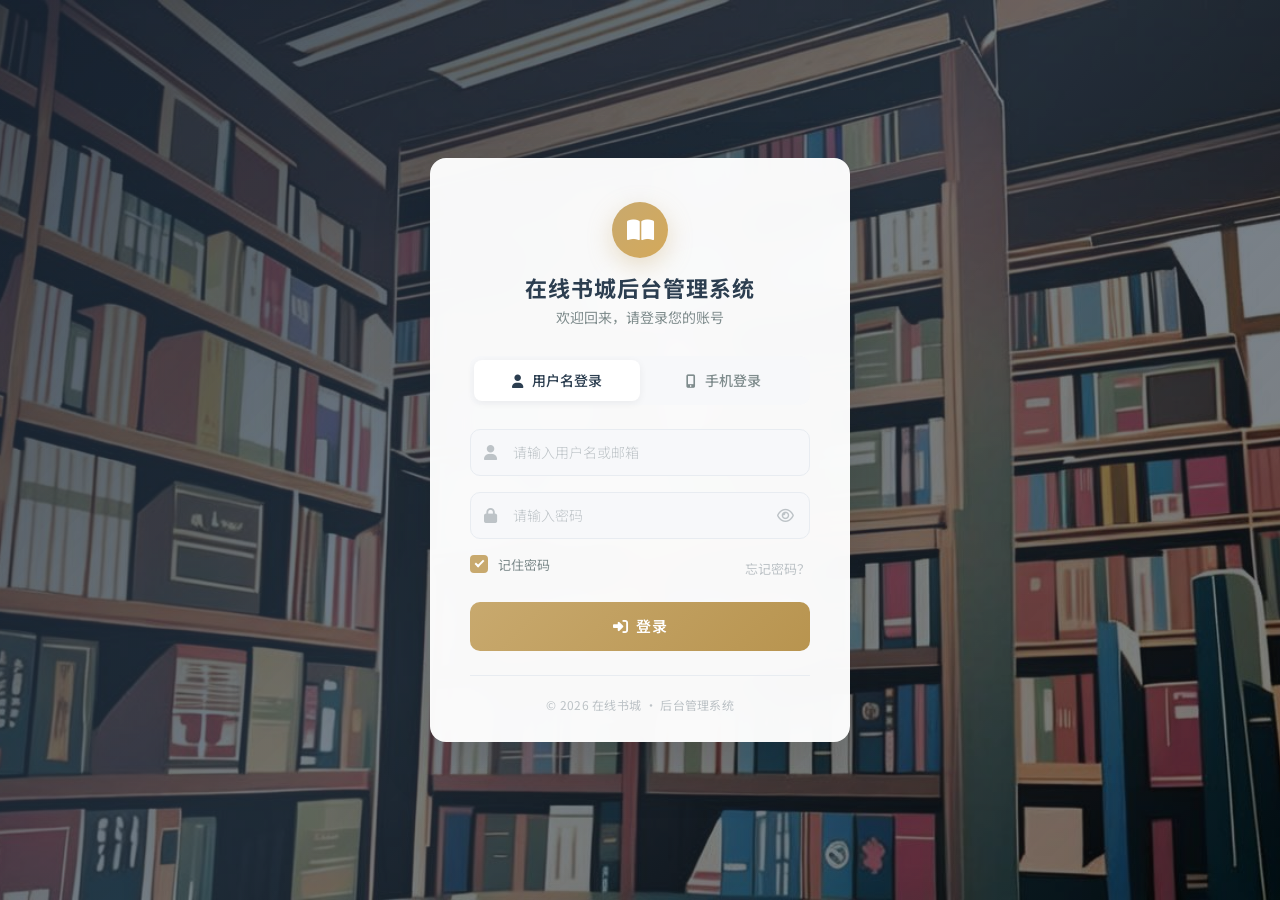
<file: login.html>
<!DOCTYPE html>
<html lang="zh-CN">
<head>
    <meta charset="UTF-8">
    <meta name="viewport" content="width=device-width, initial-scale=1.0">
    <title>在线书城后台管理系统 - 登录</title>

    <!-- ==================== 外部资源加载 ==================== -->

    <!-- Google Fonts: Noto Sans SC（简体中文优化字体） -->
    <link href="https://fonts.googleapis.com/css2?family=Noto+Sans+SC:wght@300;400;500;700&display=swap" rel="stylesheet">

    <!-- Font Awesome 6：图标字体库 -->
    <link rel="stylesheet" href="https://cdnjs.cloudflare.com/ajax/libs/font-awesome/6.5.1/css/all.min.css">

    <!-- Bootstrap 4.6.2 核心样式 -->
    <link rel="stylesheet" href="bootstrap-4.6.2-dist/css/bootstrap.min.css">

    <!-- 登录页面自定义样式 -->
    <link rel="stylesheet" href="css/login.css">

    <!--
        脚本加载策略说明：
        - jQuery 和 Bootstrap 依赖链较长，放在 <head> 中同步加载
        - 确保后续内联脚本执行前 DOM 操作库已就绪
        - 内联脚本放在 </body> 之前，保证 DOM 已渲染
    -->
    <!-- jQuery 3.7.1：DOM 操作 & Ajax 基础库 -->
    <script src="js/jquery-3.7.1.min.js"></script>

    <!-- Bootstrap 4.6.2 Bundle（包含 Popper.js）：UI 组件支持 -->
    <script src="bootstrap-4.6.2-dist/js/bootstrap.bundle.min.js"></script>
</head>
<body>

    <!--
        外层包裹容器
        作用：提供垂直居中布局 + 背景遮罩层级控制
    -->
    <div class="login-wrapper">

        <!--
            登录卡片主体
            包含四个区域：头部、Tab切换、表单区、底部版权
        -->
        <div class="login-card">

            <!-- ==================== 1. 头部区域 ==================== -->
            <header class="login-header">
                <!-- 书籍图标：金色圆形背景 + 书本图标 -->
                <div class="logo-icon">
                    <i class="fas fa-book-open" aria-hidden="true"></i>
                </div>
                <h1 class="system-title">在线书城后台管理系统</h1>
                <p class="system-desc">欢迎回来，请登录您的账号</p>
            </header>

            <!-- ==================== 2. 登录方式切换 Tab ==================== -->
            <!--
                role="tablist": 声明为标签列表容器（无障碍访问）
                两个切换按钮通过 data-tab 关联对应的表单 ID
            -->
            <nav class="tabs" role="tablist" aria-label="登录方式切换">
                <button class="tab active"
                        data-tab="username"
                        role="tab"
                        aria-selected="true"
                        aria-controls="usernameForm"
                        type="button">
                    <i class="fas fa-user" aria-hidden="true"></i>
                    用户名登录
                </button>
                <button class="tab"
                        data-tab="phone"
                        role="tab"
                        aria-selected="false"
                        aria-controls="phoneForm"
                        type="button">
                    <i class="fas fa-mobile-alt" aria-hidden="true"></i>
                    手机登录
                </button>
            </nav>

            <!-- ==================== 3. 表单区域 ==================== -->
            <main class="tab-content">

                <!--
                    ——————————————— 用户名登录表单 ———————————————
                    属性说明：
                    - novalidate: 禁用浏览器原生校验，使用自定义 JS 校验
                    - autocomplete="on": 允许浏览器记住登录凭据
                -->
                <form id="usernameForm"
                      class="login-form active"
                      novalidate
                      autocomplete="on"
                      method="post">

                    <!-- 用户名输入组 -->
                    <div class="input-group-custom">
                        <!-- 前置图标 -->
                        <span class="input-icon" aria-hidden="true">
                            <i class="fas fa-user"></i>
                        </span>
                        <!--
                            输入框说明：
                            - type="text": 支持用户名或邮箱
                            - autocomplete="username": 浏览器凭据管理标识
                            - required: 必填标记（配合自定义校验）
                        -->
                        <input type="text"
                               name="username"
                               class="form-control"
                               placeholder="请输入用户名或邮箱"
                               required
                               autocomplete="username">
                        <!-- 校验失败时显示的提示文字 -->
                        <div class="invalid-feedback" role="alert">请输入用户名或邮箱</div>
                    </div>

                    <!-- 密码输入组 -->
                    <div class="input-group-custom">
                        <!-- 前置锁图标 -->
                        <span class="input-icon" aria-hidden="true">
                            <i class="fas fa-lock"></i>
                        </span>
                        <!--
                            密码框说明：
                            - autocomplete="current-password": 浏览器密码管理器标识
                            - id 用于关联密码可见性切换按钮
                        -->
                        <input type="password"
                               name="password"
                               class="form-control"
                               placeholder="请输入密码"
                               required
                               autocomplete="current-password"
                               id="usernamePassword">
                        <!--
                            密码可见性切换按钮
                            - tabindex="-1": 不参与 Tab 键导航（使用输入框自带的焦点即可）
                            - type="button": 防止在表单内触发提交
                        -->
                        <button type="button"
                                class="password-toggle"
                                tabindex="-1"
                                aria-label="显示密码">
                            <i class="far fa-eye" aria-hidden="true"></i>
                        </button>
                        <div class="invalid-feedback" role="alert">请输入密码</div>
                    </div>

                    <!-- 选项行：记住密码 + 忘记密码 -->
                    <div class="form-options">
                        <!-- 自定义复选框（隐藏原生 checkbox，使用 CSS 伪元素模拟） -->
                        <label class="custom-checkbox">
                            <input type="checkbox" checked>
                            <span class="checkmark" aria-hidden="true"></span>
                            记住密码
                        </label>
                        <a href="javascript:void(0)" class="forgot-link" title="功能开发中">忘记密码？</a>
                    </div>

                    <!-- 登录提交按钮 -->
                    <!--
                        .btn-text: 默认显示状态
                        .btn-loading: 加载中状态（通过 .loading 类切换显隐）
                    -->
                    <button type="submit" class="login-btn">
                        <span class="btn-text">
                            <i class="fas fa-sign-in-alt" aria-hidden="true"></i>
                            登录
                        </span>
                        <span class="btn-loading">
                            <i class="fas fa-spinner fa-spin" aria-hidden="true"></i>
                            登录中...
                        </span>
                    </button>
                </form>

                <!--
                    ——————————————— 手机登录表单 ———————————————
                    与用户名登录表单结构一致，仅第一个输入框类型不同
                -->
                <form id="phoneForm"
                      class="login-form"
                      novalidate
                      autocomplete="on"
                      method="post">

                    <!-- 手机号输入组 -->
                    <div class="input-group-custom">
                        <span class="input-icon" aria-hidden="true">
                            <i class="fas fa-phone"></i>
                        </span>
                        <!--
                            type="tel": 移动端弹出数字键盘
                            验证规则：中国大陆手机号 11 位，以 1 开头
                        -->
                        <input type="tel"
                               name="phone"
                               class="form-control"
                               placeholder="请输入11位手机号"
                               required
                               autocomplete="tel"
                               maxlength="11">
                        <div class="invalid-feedback" role="alert">请输入正确的11位手机号</div>
                    </div>

                    <!-- 密码输入组（结构与用户名表单一致） -->
                    <div class="input-group-custom">
                        <span class="input-icon" aria-hidden="true">
                            <i class="fas fa-lock"></i>
                        </span>
                        <input type="password"
                               name="password"
                               class="form-control"
                               placeholder="请输入密码"
                               required
                               autocomplete="current-password"
                               id="phonePassword">
                        <button type="button"
                                class="password-toggle"
                                tabindex="-1"
                                aria-label="显示密码">
                            <i class="far fa-eye" aria-hidden="true"></i>
                        </button>
                        <div class="invalid-feedback" role="alert">请输入密码</div>
                    </div>

                    <!-- 选项行 -->
                    <div class="form-options">
                        <label class="custom-checkbox">
                            <input type="checkbox" checked>
                            <span class="checkmark" aria-hidden="true"></span>
                            记住密码
                        </label>
                        <a href="javascript:void(0)" class="forgot-link" title="功能开发中">忘记密码？</a>
                    </div>

                    <button type="submit" class="login-btn">
                        <span class="btn-text">
                            <i class="fas fa-sign-in-alt" aria-hidden="true"></i>
                            登录
                        </span>
                        <span class="btn-loading">
                            <i class="fas fa-spinner fa-spin" aria-hidden="true"></i>
                            登录中...
                        </span>
                    </button>
                </form>

            </main>

            <!-- ==================== 4. 底部版权区域 ==================== -->
            <footer class="login-footer">
                <p>&copy; 2026 在线书城 &middot; 后台管理系统</p>
            </footer>

        </div><!-- /.login-card -->
    </div><!-- /.login-wrapper -->

    <!-- ==================== 业务逻辑脚本 ==================== -->
    <script>
        /**
         * 登录页面核心交互逻辑
         *
         * 功能模块：
         * 1. Tab 切换 —— 用户名/手机两种登录方式切换
         * 2. 密码可见性切换 —— 点击眼睛图标显示/隐藏密码
         * 3. 表单校验 —— 必填字段验证 + 手机号格式验证
         * 4. 实时错误清除 —— 输入时自动移除错误状态
         * 5. 回车快捷提交 —— Enter 键提交当前表单
         * 6. 模拟登录 —— 演示用 Loading 动画 + 页面跳转
         *
         * 依赖：jQuery 3.7.1（需在此之前加载）
         */

        // ======================== DOM 就绪后执行 ========================
        $(function () {

            // ---------- 缓存常用 jQuery 选择器（减少 DOM 查询开销） ----------
            const $allTabs        = $('.tab');                 // 所有 Tab 按钮
            const $allForms       = $('.login-form');          // 所有登录表单
            const $allToggleBtns  = $('.password-toggle');     // 所有密码可见性切换按钮
            const $allFormInputs  = $('.login-form input');    // 所有表单输入框

            // ==================== 1. Tab 切换模块 ====================
            /**
             * 点击 Tab 按钮时：
             * - 更新按钮的激活状态和 aria-selected 属性
             * - 显示对应的表单，隐藏其他表单
             * - 清除所有输入框的错误提示状态
             * - 如果已经激活，不做任何操作（幂等性）
             */
            $allTabs.on('click', function () {
                const $tab = $(this);

                // 已经是激活状态则无需处理
                if ($tab.hasClass('active')) return;

                // 解除所有 Tab 的激活状态
                $allTabs.removeClass('active').attr('aria-selected', 'false');

                // 激活当前点击的 Tab
                $tab.addClass('active').attr('aria-selected', 'true');

                // 根据 data-tab 属性找到对应表单并切换
                const targetId = $tab.data('tab');
                $allForms.removeClass('active');
                $('#' + targetId + 'Form').addClass('active');

                // 切换 Tab 时清除所有错误状态，避免残留提示
                $('.is-invalid').removeClass('is-invalid');
            });

            // ==================== 2. 密码可见性切换模块 ====================
            /**
             * 点击"眼睛"图标时：
             * - 切换密码框的 type 属性（password ↔ text）
             * - 切换图标样式（睁眼 fa-eye ↔ 闭眼 fa-eye-slash）
             * - 同步更新 aria-label 提示当前操作
             */
            $allToggleBtns.on('click', function () {
                const $btn   = $(this);
                const $input = $btn.siblings('input');   // 相邻的输入框
                const $icon  = $btn.find('i');            // 图标元素

                // 判断当前密码是否可见
                const isPassword = $input.attr('type') === 'password';

                if (isPassword) {
                    // 显示密码
                    $input.attr('type', 'text');
                    $icon.removeClass('fa-eye').addClass('fa-eye-slash');
                    $btn.attr('aria-label', '隐藏密码');
                } else {
                    // 隐藏密码
                    $input.attr('type', 'password');
                    $icon.removeClass('fa-eye-slash').addClass('fa-eye');
                    $btn.attr('aria-label', '显示密码');
                }
            });

            // ==================== 3. 表单提交校验模块 ====================
            /**
             * 提交表单时：
             * - 阻止浏览器默认提交行为
             * - 遍历所有 required 输入框，检查是否为空
             * - 手机号表单额外校验号码格式
             * - 验证失败时聚焦第一个错误字段
             * - 验证通过后进入模拟登录流程
             */
            $allForms.on('submit', function (event) {
                event.preventDefault();

                const $form   = $(this);
                const $inputs = $form.find('input[required]');
                let   isValid = true;

                // 第一步：清除上次遗留的所有错误状态
                $form.find('.is-invalid').removeClass('is-invalid');

                // 第二步：逐字段验证
                $inputs.each(function () {
                    const $input = $(this);
                    const value  = $input.val().trim();

                    // 2.1 必填检查
                    if (value === '') {
                        $input.addClass('is-invalid');
                        isValid = false;
                        return; // 跳过空值字段的后续检查
                    }

                    // 2.2 手机号格式检查（仅对 type="tel" 的字段生效）
                    if ($input.attr('type') === 'tel') {
                        // 中国大陆手机号：1 开头，共 11 位数字
                        const phoneRegex = /^1[3-9]\d{9}$/;
                        if (!phoneRegex.test(value)) {
                            $input.addClass('is-invalid');
                            isValid = false;
                        }
                    }

                    // 2.3 密码最小长度检查（至少 6 位）
                    if ($input.attr('type') === 'password' && value.length < 6) {
                        $input.addClass('is-invalid');
                        // 设置密码专用的错误提示
                        $input.siblings('.invalid-feedback').text('密码长度不能少于6位');
                        isValid = false;
                    }
                });

                // 第三步：有错误时聚焦第一个错误字段并中断
                if (!isValid) {
                    $form.find('.is-invalid').first().focus();
                    return;
                }

                // 第四步：模拟登录 —— 显示 Loading 状态
                const $btn = $form.find('.login-btn');
                $btn.addClass('loading');

                // 1.2 秒后跳转到后台首页
                setTimeout(function () {
                    $btn.removeClass('loading');
                    // TODO: 接入真实认证 API 后替换此行为
                    window.location.href = 'index.html';
                }, 1200);
            });

            // ==================== 4. 实时清除错误状态模块 ====================
            /**
             * 输入框内容变化时自动移除错误样式
             * 提升用户体验 —— 无需手动关闭错误提示
             */
            $allFormInputs.on('input', function () {
                const $input = $(this);
                if ($input.hasClass('is-invalid')) {
                    $input.removeClass('is-invalid');
                    // 恢复密码字段默认错误文案
                    if ($input.attr('type') === 'password' || $input.is('[id$="Password"]')) {
                        $input.siblings('.invalid-feedback').text('请输入密码');
                    }
                }
            });

            // ==================== 5. 回车键快捷提交模块 ====================
            /**
             * 在任意表单输入框内按下 Enter 键时触发所在表单的 submit
             * 注意：不阻止默认的 Enter 提交行为，而是显式调用以保持一致性
             */
            $allFormInputs.on('keydown', function (e) {
                if (e.key === 'Enter') {
                    // 防止某些浏览器在 password 字段 Enter 时的特殊行为
                    e.preventDefault();
                    $(this).closest('form').submit();
                }
            });

        }); // End of $(function)
    </script>

</body>
</html>
</file>
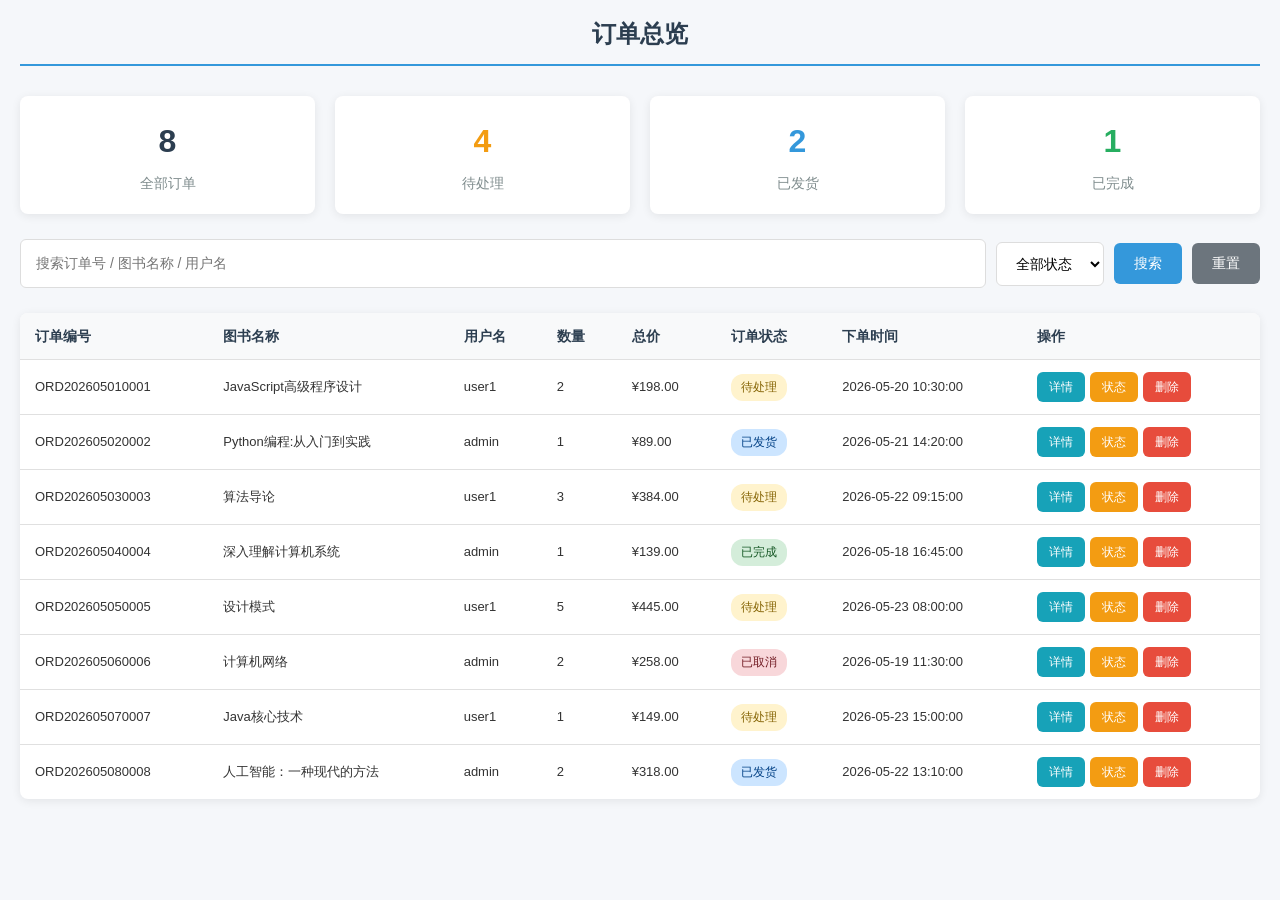
<file: order.html>
<!DOCTYPE html>
<html lang="zh-CN">
<head>
    <meta charset="UTF-8">
    <meta name="viewport" content="width=device-width, initial-scale=1.0">
    <title>订单总览</title>
    <!-- Bootstrap 4.6.2 核心样式：提供栅格系统、表格、按钮等基础组件样式 -->
    <link rel="stylesheet" href="bootstrap-4.6.2-dist/css/bootstrap.min.css">
    <!-- 订单模块自定义样式：统计卡片、表格、状态标签、弹窗等 -->
    <link rel="stylesheet" href="css/order.css">
    <!-- jQuery 3.7.1：提供 DOM 操作、事件处理、AJAX 等基础能力 -->
    <script src="js/jquery-3.7.1.min.js"></script>
    <!-- Bootstrap Bundle：包含 Bootstrap JS 组件和 Popper.js 依赖 -->
    <script src="bootstrap-4.6.2-dist/js/bootstrap.bundle.min.js"></script>
</head>
<body>
    <div class="container">
        <!-- 页面标题 -->
        <h1 class="page-title">订单总览</h1>

        <!-- 统计卡片区域：展示不同状态订单的数量概览 -->
        <div class="stats-row">
            <div class="stat-card total">
                <div class="stat-num" id="stat-total">0</div>
                <div class="stat-label">全部订单</div>
            </div>
            <div class="stat-card pending">
                <div class="stat-num" id="stat-pending">0</div>
                <div class="stat-label">待处理</div>
            </div>
            <div class="stat-card shipped">
                <div class="stat-num" id="stat-shipped">0</div>
                <div class="stat-label">已发货</div>
            </div>
            <div class="stat-card completed">
                <div class="stat-num" id="stat-completed">0</div>
                <div class="stat-label">已完成</div>
            </div>
        </div>

        <!-- 搜索与筛选区域 -->
        <div class="search-section">
            <!-- 搜索输入框：支持按订单号、图书名称、用户名搜索 -->
            <input type="text" id="search-input" placeholder="搜索订单号 / 图书名称 / 用户名">
            <!-- 状态下拉筛选：全部 / 待处理 / 已发货 / 已完成 / 已取消 -->
            <select id="status-filter">
                <option value="">全部状态</option>
                <option value="pending">待处理</option>
                <option value="shipped">已发货</option>
                <option value="completed">已完成</option>
                <option value="cancelled">已取消</option>
            </select>
            <!-- 搜索按钮：触发过滤逻辑 -->
            <button id="search-btn" class="btn btn-primary">搜索</button>
            <!-- 重置按钮：清空搜索条件，恢复显示全部订单 -->
            <button id="reset-btn" class="btn btn-secondary">重置</button>
        </div>

        <!-- 订单表格区域 -->
        <div class="table-container">
            <table id="order-table">
                <thead>
                    <tr>
                        <th>订单编号</th>
                        <th>图书名称</th>
                        <th>用户名</th>
                        <th>数量</th>
                        <th>总价</th>
                        <th>订单状态</th>
                        <th>下单时间</th>
                        <th>操作</th>
                    </tr>
                </thead>
                <tbody>
                    <!-- 订单数据通过 JS 动态渲染 -->
                </tbody>
            </table>
        </div>
    </div>

    <!-- 订单详情弹窗（含 ARIA 无障碍属性） -->
    <div id="detail-modal" class="modal" role="dialog" aria-modal="true" aria-labelledby="detail-modal-title">
        <div class="modal-content">
            <span class="close" id="close-detail" aria-label="关闭">&times;</span>
            <h3 id="detail-modal-title">订单详情</h3>
            <!-- 详情内容通过 JS 动态填充 -->
            <div id="detail-content"></div>
        </div>
    </div>

    <script>
        /**
         * ===================================================================
         * 订单数据结构文档 (Order Data Structure)
         * ===================================================================
         *
         * 每条订单记录均为一个包含以下字段的普通对象：
         *
         * @property {number} id          - 订单唯一标识（自增数字），用于查找和删除操作
         * @property {string} orderNo    - 订单编号，格式 "ORD" + YYYYMMDD + 四位序号
         *                                 示例："ORD202601020001"
         * @property {string} bookTitle  - 图书名称，选自模拟数据中的图书标题列表
         * @property {string} username   - 下单用户名，选自模拟数据中的用户名列表
         * @property {number} quantity   - 购买数量（1~10 之间的随机整数）
         * @property {number} unitPrice  - 图书单价（20~100 之间的随机浮点数，保留两位小数）
         * @property {number} totalPrice - 订单总价 = quantity × unitPrice（保留两位小数）
         * @property {string} status     - 订单状态枚举值：
         *                                 'pending'   — 待处理
         *                                 'shipped'   — 已发货
         *                                 'completed' — 已完成
         *                                 'cancelled' — 已取消
         * @property {string} orderDate  - 下单时间，格式 "YYYY-MM-DD HH:mm:ss"
         * @property {string} phone      - 联系电话，选自模拟手机号列表
         * @property {string} address    - 收货地址，选自模拟地址列表
         *
         * 数据持久化策略：
         *   订单数组以 JSON 格式存储在 localStorage 的 'orders' 键中。
         *   每次增删改操作后同步写入 localStorage，确保刷新页面后数据不丢失。
         * ===================================================================
         */

        $(function () {
            // ==================== jQuery 选择器缓存 ====================
            // 缓存高频使用的 DOM 元素引用，避免每次操作都重复查询 DOM，提升性能

            const $searchInput    = $('#search-input');      // 搜索关键词输入框
            const $statusFilter   = $('#status-filter');      // 状态下拉筛选器
            const $searchBtn      = $('#search-btn');         // 搜索按钮
            const $resetBtn       = $('#reset-btn');          // 重置按钮
            const $orderTableBody = $('#order-table tbody');  // 订单表格 tbody
            const $detailModal    = $('#detail-modal');       // 订单详情弹窗
            const $detailContent  = $('#detail-content');     // 详情弹窗内容容器
            const $closeDetail    = $('#close-detail');       // 详情弹窗关闭按钮
            const $statTotal      = $('#stat-total');         // 统计卡片 - 全部订单数
            const $statPending    = $('#stat-pending');       // 统计卡片 - 待处理数
            const $statShipped    = $('#stat-shipped');       // 统计卡片 - 已发货数
            const $statCompleted  = $('#stat-completed');     // 统计卡片 - 已完成数

            // ==================== 订单数据初始化 ====================

            /**
             * 订单数据加载策略（关键修复）：
             * 1. 优先尝试从 localStorage 读取已保存的订单数据
             *    —— 因为用户可能已修改过订单状态或删除过订单，这些操作会同步写入 localStorage
             * 2. 仅当 localStorage 中没有数据（首次访问或数据被清除）时，
             *    才调用 generateMockOrders() 生成模拟数据作为兜底
             * 3. 模拟数据生成后自动保存到 localStorage，保证后续刷新页面时数据一致
             * 4. 如果 localStorage 读写过程中发生异常（如隐私模式、配额超限），
             *    降级使用模拟数据（仅内存中），并输出警告日志
             */
            let orders; // 订单数组，使用 let 以便删除操作可重新赋值

            try {
                // 第一步：尝试从 localStorage 获取已保存的订单
                const savedOrders = localStorage.getItem('orders');
                if (savedOrders) {
                    // localStorage 中有数据：解析 JSON 并使用
                    orders = JSON.parse(savedOrders);
                } else {
                    // localStorage 为空（首次加载）：生成模拟数据并保存
                    orders = generateMockOrders();
                    localStorage.setItem('orders', JSON.stringify(orders));
                }
            } catch (e) {
                // 读取/写入 localStorage 失败（例如无痕浏览、存储已满等）
                // 降级策略：仅使用内存中的模拟数据，不持久化
                console.warn('localStorage 操作失败，使用内存模拟数据：', e);
                orders = generateMockOrders();
            }

            // ==================== 模拟数据生成函数 ====================

            /**
             * 生成模拟订单数据（generateMockOrders）
             *
             * 功能说明：
             *   随机生成 8~15 条订单记录，包含完整的订单字段。
             *   所有字段值均从预定义的候选列表中随机选取或计算得出。
             *
             * 生成逻辑：
             *   - 订单数量：8 + Math.floor(Math.random() * 8) → 8~15 条
             *   - 图书名称：从 15 本计算机经典书籍中随机选取
             *   - 用户名：从 15 个中文姓名中随机选取
             *   - 手机号：从 10 个模拟手机号中随机选取
             *   - 地址：从 10 个城市地址中随机选取
             *   - 数量：1~10 之间的随机整数
             *   - 单价：20~100 之间的随机浮点数（保留两位小数）
             *   - 总价：数量 × 单价（保留两位小数）
             *   - 状态：从 ['pending', 'shipped', 'completed', 'cancelled'] 中随机选取
             *   - 下单时间：当前日期往前 1~30 天内的随机时刻，格式 "YYYY-MM-DD HH:mm:ss"
             *   - 订单编号：格式 "ORD" + 日期部分(YYYYMMDD) + 四位序号补零
             *
             * @returns {Object[]} 模拟订单数组
             */
            function generateMockOrders() {
                // 订单状态候选列表
                const statuses = ['pending', 'shipped', 'completed', 'cancelled'];

                // 图书标题候选列表（15 本计算机经典书籍）
                const bookTitles = [
                    'JavaScript高级程序设计', 'Python编程从入门到实践', 'Java核心技术',
                    '算法导论', '深入理解计算机系统', '计算机网络自顶向下',
                    '数据库系统概念', '操作系统概念', '编译原理',
                    '计算机网络', '数据结构与算法', '设计模式',
                    '代码大全', '人月神话', '黑客与画家'
                ];

                // 用户名候选列表（15 个中文姓名）
                const usernames = [
                    '张三', '李四', '王五', '赵六', '陈七',
                    '周八', '吴九', '郑十', '小明', '小红',
                    '阿强', '阿花', '大伟', '小丽', '建国'
                ];

                // 手机号候选列表（10 个模拟号码）
                const phones = [
                    '13800138001', '13900139002', '13700137003',
                    '13600136004', '13500135005', '13400134006',
                    '13300133007', '13200132008', '13100131009', '13000130010'
                ];

                // 地址候选列表（10 个城市地址）
                const addresses = [
                    '北京市海淀区中关村大街1号', '上海市浦东新区张江高科技园区',
                    '广州市天河区体育西路100号', '深圳市南山区科技园路88号',
                    '杭州市西湖区文三路200号', '成都市武侯区天府大道300号',
                    '武汉市洪山区珞喻路150号', '南京市鼓楼区汉口路22号',
                    '西安市雁塔区长安南路50号', '重庆市渝中区解放碑步行街8号'
                ];

                // 随机生成 8~15 条订单
                const count = 8 + Math.floor(Math.random() * 8);
                const mockOrders = [];

                for (let i = 1; i <= count; i++) {
                    // 随机生成数量（1~10）
                    const quantity = 1 + Math.floor(Math.random() * 10);
                    // 随机生成单价（20~100，字符串形式保留两位小数）
                    const unitPrice = (20 + Math.random() * 80).toFixed(2);
                    // 计算总价（字符串形式保留两位小数）
                    const totalPrice = (quantity * unitPrice).toFixed(2);
                    // 随机选取图书、用户
                    const bookTitle = bookTitles[Math.floor(Math.random() * bookTitles.length)];
                    const username   = usernames[Math.floor(Math.random() * usernames.length)];
                    // 随机选取订单状态
                    const status = statuses[Math.floor(Math.random() * statuses.length)];

                    // 生成随机过去日期（1~30 天前）
                    const daysAgo = Math.floor(Math.random() * 30);
                    const date = new Date();
                    date.setDate(date.getDate() - daysAgo);
                    // 格式化日期字符串：YYYY-MM-DD HH:mm:ss
                    const dateStr = date.getFullYear() + '-' +
                        String(date.getMonth() + 1).padStart(2, '0') + '-' +
                        String(date.getDate()).padStart(2, '0') + ' ' +
                        String(date.getHours()).padStart(2, '0') + ':' +
                        String(date.getMinutes()).padStart(2, '0') + ':' +
                        String(date.getSeconds()).padStart(2, '0');

                    // 构建订单编号：ORD + 日期(YYYYMMDD) + 四位序号补零
                    const orderNo = 'ORD' + date.getFullYear() +
                        String(date.getMonth() + 1).padStart(2, '0') +
                        String(date.getDate()).padStart(2, '0') +
                        String(i).padStart(4, '0');

                    // 组装订单对象并入列
                    mockOrders.push({
                        id: i,
                        orderNo: orderNo,
                        bookTitle: bookTitle,
                        username: username,
                        quantity: quantity,
                        unitPrice: parseFloat(unitPrice),
                        totalPrice: parseFloat(totalPrice),
                        status: status,
                        orderDate: dateStr,
                        phone: phones[Math.floor(Math.random() * phones.length)],
                        address: addresses[Math.floor(Math.random() * addresses.length)]
                    });
                }

                return mockOrders;
            }

            // ==================== 统计与工具函数 ====================

            /**
             * 更新顶部统计卡片数字（updateStats）
             *
             * 遍历 orders 数组，按 status 字段分类统计各状态的订单数量，
             * 并更新四个统计卡片 DOM 的文本内容。
             *
             * 统计分类：
             *   - 全部订单：orders.length
             *   - 待处理：status === 'pending'
             *   - 已发货：status === 'shipped'
             *   - 已完成：status === 'completed'
             */
            function updateStats() {
                // 使用缓存的 jQuery 选择器直接赋值
                $statTotal.text(orders.length);
                $statPending.text(orders.filter(function (o) { return o.status === 'pending'; }).length);
                $statShipped.text(orders.filter(function (o) { return o.status === 'shipped'; }).length);
                $statCompleted.text(orders.filter(function (o) { return o.status === 'completed'; }).length);
            }

            /**
             * 状态英文标识 → 中文显示文本映射（getStatusText）
             *
             * 在表格状态列、详情弹窗、状态弹窗中统一使用此函数获取中文文本，
             * 确保状态名称在各处显示一致。
             *
             * @param {string} status - 订单状态英文标识（'pending' | 'shipped' | 'completed' | 'cancelled'）
             * @returns {string} 对应的中文状态文本，未知状态则原样返回
             */
            function getStatusText(status) {
                const map = {
                    'pending': '待处理',
                    'shipped': '已发货',
                    'completed': '已完成',
                    'cancelled': '已取消'
                };
                return map[status] || status;
            }

            /**
             * 状态英文标识 → CSS 样式类名映射（getStatusClass）
             *
             * 不同状态使用不同颜色/样式的 CSS 类名，在表格和弹窗中通过此类名
             * 渲染不同视觉风格的状态标签。
             *
             * @param {string} status - 订单状态英文标识
             * @returns {string} 对应的 CSS 类名，未知状态返回空字符串
             */
            function getStatusClass(status) {
                const map = {
                    'pending': 'status-pending',
                    'shipped': 'status-shipped',
                    'completed': 'status-completed',
                    'cancelled': 'status-cancelled'
                };
                return map[status] || '';
            }

            // ==================== 表格渲染 ====================

            /**
             * 渲染订单表格（renderOrders）
             *
             * 接收订单数组，清空当前表格体后逐行构建表格 HTML。
             * 所有用户数据均通过 jQuery 的 .text() 方法设置，杜绝 XSS 注入风险。
             * 操作按钮使用 jQuery DOM 创建并通过 .attr() 设置 data-id 属性。
             *
             * 渲染内容：订单编号、图书名称、用户名、数量、总价(带¥符号)、
             *           状态(带彩色标签)、下单时间、操作按钮(详情/状态/删除)
             *
             * @param {Object[]} orderList - 需要渲染的订单数组
             */
            function renderOrders(orderList) {
                // 使用缓存的 tbody 引用，清空旧数据
                $orderTableBody.empty();

                // 无数据时显示友好提示行
                if (orderList.length === 0) {
                    $orderTableBody.append('<tr><td colspan="8" style="text-align:center;color:#95a5a6;padding:30px;">暂无订单数据</td></tr>');
                    return;
                }

                // 遍历订单数组，逐行构建表格（全部使用 DOM 创建，避免 XSS）
                orderList.forEach(function (order) {
                    const $row = $('<tr>');

                    // 订单编号列
                    $row.append($('<td>').text(order.orderNo));
                    // 图书名称列
                    $row.append($('<td>').text(order.bookTitle));
                    // 用户名列
                    $row.append($('<td>').text(order.username));
                    // 数量列
                    $row.append($('<td>').text(order.quantity));
                    // 总价列（带 ¥ 符号，保留两位小数）
                    $row.append($('<td>').text('¥' + parseFloat(order.totalPrice).toFixed(2)));

                    // 状态列：使用状态标签（彩色徽章），text() 防止 XSS
                    const $statusBadge = $('<span>')
                        .addClass('status-badge ' + getStatusClass(order.status))
                        .text(getStatusText(order.status));
                    $row.append($('<td>').append($statusBadge));

                    // 下单时间列
                    $row.append($('<td>').text(order.orderDate));

                    // 操作按钮列（全部使用 DOM 创建，.attr() 安全设置 data-id）
                    const $actionTd = $('<td>');
                    $actionTd.append(
                        $('<button>').addClass('btn btn-info btn-detail').text('详情').attr('data-id', order.id),
                        $('<button>').addClass('btn btn-edit btn-status').text('状态').attr('data-id', order.id),
                        $('<button>').addClass('btn btn-delete btn-del').text('删除').attr('data-id', order.id)
                    );
                    $row.append($actionTd);

                    $orderTableBody.append($row);
                });
            }

            /**
             * 刷新页面数据（refreshPage）
             *
             * 组合调用 renderOrders 和 updateStats，一次性完成表格和统计卡片的更新。
             * 在页面初始化、状态修改、删除操作后调用。
             */
            function refreshPage() {
                renderOrders(orders);
                updateStats();
            }

            // ==================== 搜索与筛选逻辑 ====================

            /**
             * 执行搜索和筛选（performSearch）
             *
             * 从搜索输入框获取关键词（支持订单号、图书名称、用户名），
             * 从状态下拉框获取筛选条件，对 orders 数组进行双重过滤：
             *   1. 关键词过滤：不区分大小写，匹配 orderNo / bookTitle / username（任一包含即命中）
             *   2. 状态过滤：空字符串表示不限制，否则精确匹配 status 字段
             * 过滤结果传入 renderOrders 重新渲染表格。
             *
             * 注意：搜索/筛选不影响原始 orders 数组，也不影响统计卡片。
             */
            function performSearch() {
                // 获取搜索关键词（转小写 + 去首尾空白）
                const keyword = $searchInput.val().toLowerCase().trim();
                // 获取状态筛选值
                const statusFilter = $statusFilter.val();

                const filtered = orders.filter(function (order) {
                    // 条件一：关键词匹配 ——
                    // 如果关键词为空，所有订单通过此项；
                    // 否则检查订单号、图书名称、用户名中是否任一包含关键词
                    let matchKeyword = true;
                    if (keyword !== '') {
                        matchKeyword = order.orderNo.toLowerCase().includes(keyword) ||
                            order.bookTitle.toLowerCase().includes(keyword) ||
                            order.username.toLowerCase().includes(keyword);
                    }

                    // 条件二：状态匹配 ——
                    // 空字符串表示"全部状态"，不做过滤；
                    // 否则严格按 status 字段值匹配
                    let matchStatus = true;
                    if (statusFilter !== '') {
                        matchStatus = order.status === statusFilter;
                    }

                    // 两个条件均满足的订单才保留
                    return matchKeyword && matchStatus;
                });

                // 使用过滤结果重新渲染表格（不更新统计卡片）
                renderOrders(filtered);
            }

            /**
             * 搜索按钮点击事件
             * 触发 performSearch 执行关键词 + 状态双重过滤
             */
            $searchBtn.on('click', performSearch);

            /**
             * 状态下拉框 change 事件
             * 切换筛选状态时自动触发搜索，提升交互体验
             */
            $statusFilter.on('change', performSearch);

            /**
             * 搜索框回车键事件
             * 在搜索输入框中按下 Enter 键时触发搜索
             */
            $searchInput.on('keypress', function (e) {
                if (e.which === 13) {
                    performSearch();
                }
            });

            /**
             * 重置按钮点击事件
             * 清空搜索框文本和状态下拉框选中项，恢复显示全部订单
             */
            $resetBtn.on('click', function () {
                $searchInput.val('');
                $statusFilter.val('');
                renderOrders(orders);
            });

            // ==================== 订单详情弹窗 ====================

            /**
             * 显示订单详情弹窗（事件委托）
             *
             * 点击任意"详情"按钮时：
             * 1. 通过 data-id 属性获取订单 ID
             * 2. 在 orders 数组中查找对应订单对象
             * 3. 使用 jQuery DOM 创建详情内容（.text() 设置用户数据，防止 XSS）
             * 4. 显示弹窗
             *
             * @listens click .btn-detail
             */
            $(document).on('click', '.btn-detail', function () {
                const id = $(this).data('id');
                const order = orders.find(function (o) { return o.id === id; });
                if (!order) return;

                // 清空旧内容，使用 DOM 创建新内容（.text() 防止 XSS 注入）
                $detailContent.empty();

                /**
                 * 辅助函数：创建详情行
                 * @param {string} label - 标签文本（固定文案，无风险）
                 * @param {string|jQuery} value - 值文本或 jQuery 元素
                 */
                function addDetailRow(label, value) {
                    const $row = $('<div>').addClass('detail-row');
                    $row.append($('<span>').addClass('detail-label').text(label));
                    const $valueSpan = $('<span>').addClass('detail-value');
                    // 如果 value 是 jQuery 对象（如状态标签），直接 append
                    // 否则用 .text() 安全设置文本
                    if (value instanceof jQuery) {
                        $valueSpan.append(value);
                    } else {
                        $valueSpan.text(value);
                    }
                    $row.append($valueSpan);
                    $detailContent.append($row);
                }

                // 逐行构建详情内容（所有用户数据通过 .text() 安全设置）
                addDetailRow('订单编号：', order.orderNo);
                addDetailRow('图书名称：', order.bookTitle);
                addDetailRow('用户名：', order.username);
                addDetailRow('数量：', String(order.quantity));
                addDetailRow('单价：', '¥' + parseFloat(order.unitPrice).toFixed(2));
                addDetailRow('总价：', '¥' + parseFloat(order.totalPrice).toFixed(2));

                // 状态行：需要渲染带颜色的标签（使用 jQuery 对象传入）
                const $statusBadge = $('<span>')
                    .addClass('status-badge ' + getStatusClass(order.status))
                    .text(getStatusText(order.status));
                addDetailRow('状态：', $statusBadge);

                addDetailRow('下单时间：', order.orderDate);
                addDetailRow('联系电话：', order.phone || '无');
                addDetailRow('收货地址：', order.address || '无');

                // 显示弹窗
                $detailModal.css('display', 'block');
            });

            /**
             * 关闭详情弹窗按钮
             * 点击弹窗右上角 × 按钮时隐藏弹窗
             */
            $closeDetail.on('click', function () {
                $detailModal.css('display', 'none');
            });

            /**
             * 点击弹窗遮罩层外部关闭弹窗
             *
             * 监听 window 上的 click 事件，当点击目标为弹窗自身（遮罩层）时关闭，
             * 点击弹窗内容区域（内部白色卡片）不会关闭。
             * 同时处理详情弹窗和状态弹窗。
             */
            $(window).on('click', function (e) {
                // 详情弹窗：点击遮罩层关闭
                if ($(e.target).attr('id') === 'detail-modal') {
                    $detailModal.css('display', 'none');
                }
                // 状态弹窗：点击遮罩层关闭（直接移除 DOM）
                if ($(e.target).attr('id') === 'status-modal') {
                    $('#status-modal').remove();
                }
            });

            // ==================== 订单状态修改弹窗 ====================

            /**
             * 打开状态修改弹窗（事件委托）
             *
             * 功能流程：
             * 1. 通过 data-id 获取订单 ID，查找订单对象
             * 2. 【修复弹窗累积】先移除已存在的旧弹窗，避免页面弹窗越来越多
             * 3. 使用 jQuery DOM 创建完整弹窗结构（.text() 设置所有动态内容，防 XSS）
             * 4. 添加 ARIA 无障碍属性（role="dialog", aria-modal="true", aria-labelledby）
             * 5. 状态选项排除当前状态的相同值，避免无意义的"切换到自己"
             *
             * @listens click .btn-status
             */
            $(document).on('click', '.btn-status', function () {
                const id = $(this).data('id');
                const order = orders.find(function (o) { return o.id === id; });
                if (!order) return;

                // 【关键修复】在创建新弹窗前，先移除已经存在的状态弹窗，防止弹窗累积
                $('#status-modal').remove();

                // ---- 创建弹窗外层容器（含 ARIA 属性） ----
                const $modal = $('<div>', {
                    id: 'status-modal',
                    class: 'modal',
                    role: 'dialog',
                    'aria-modal': 'true',
                    'aria-labelledby': 'status-modal-title'
                }).css('display', 'block');

                // ---- 创建弹窗内容卡片 ----
                const $content = $('<div>', { class: 'modal-content' });

                // 关闭按钮（.html('&times;') 渲染 × 符号，固定文本无 XSS 风险）
                $content.append(
                    $('<span>', { class: 'close', id: 'close-status', 'aria-label': '关闭' }).html('&times;')
                );

                // 弹窗标题
                $content.append(
                    $('<h3>', { id: 'status-modal-title' }).text('修改订单状态')
                );

                // 订单编号行（.text() 防 XSS）
                $content.append(
                    $('<p>', { style: 'margin-bottom:10px;' })
                        .append('订单编号：')
                        .append($('<strong>').text(order.orderNo))
                );

                // 当前状态行（.text() 防 XSS）
                const $currentBadge = $('<span>')
                    .addClass('status-badge ' + getStatusClass(order.status))
                    .text(getStatusText(order.status));
                $content.append(
                    $('<p>', { style: 'margin-bottom:15px;' })
                        .append('当前状态：')
                        .append($currentBadge)
                );

                // 新状态下拉框：排除当前状态（不提供"切换到自己"的选项）
                const $select = $('<select>', {
                    id: 'new-status',
                    style: 'padding:8px;border:1px solid #ddd;border-radius:4px;'
                });
                const allStatuses = ['pending', 'shipped', 'completed', 'cancelled'];
                allStatuses.forEach(function (s) {
                    if (s !== order.status) {
                        $select.append(
                            $('<option>', { value: s }).text(getStatusText(s))
                        );
                    }
                });

                $content.append(
                    $('<div>', { class: 'form-group' })
                        .append($('<label>', { for: 'new-status' }).text('新状态：'))
                        .append($select)
                );

                // 操作按钮区
                $content.append(
                    $('<div>', { class: 'form-actions', style: 'margin-top:20px;text-align:right;' })
                        .append(
                            $('<button>', { id: 'save-status', class: 'btn btn-success' })
                                .text('保存')
                                .attr('data-id', order.id)
                        )
                        .append(
                            $('<button>', { id: 'cancel-status', class: 'btn btn-secondary' })
                                .text('取消')
                        )
                );

                // 组装弹窗并添加到页面
                $modal.append($content);
                $('body').append($modal);
            });

            /**
             * 关闭状态弹窗（事件委托）
             *
             * 点击关闭按钮（×）或"取消"按钮时，从 DOM 中完全移除状态弹窗。
             * 使用事件委托确保对动态创建的弹窗有效。
             */
            $(document).on('click', '#close-status, #cancel-status', function () {
                $('#status-modal').remove();
            });

            /**
             * 保存状态修改（事件委托）
             *
             * 功能流程：
             * 1. 获取新状态值和订单 ID
             * 2. 【新增】弹出确认对话框，防止误操作
             * 3. 查找订单并更新 status 字段
             * 4. 【异常保护】通过 try/catch 将更新后的订单数组写入 localStorage
             * 5. 刷新页面（表格 + 统计卡片）
             * 6. 移除弹窗
             *
             * @listens click #save-status
             */
            $(document).on('click', '#save-status', function () {
                const id = $(this).data('id');
                const newStatus = $('#new-status').val();

                // 【新增】状态修改前弹出确认对话框，防止误操作
                if (!confirm('确定要将该订单状态修改为"' + getStatusText(newStatus) + '"吗？')) {
                    return;
                }

                const order = orders.find(function (o) { return o.id === id; });
                if (order) {
                    // 更新状态
                    order.status = newStatus;

                    // 将更新后的数据保存到 localStorage（try/catch 异常保护）
                    try {
                        localStorage.setItem('orders', JSON.stringify(orders));
                    } catch (e) {
                        console.warn('localStorage 保存失败：', e);
                    }

                    // 刷新页面显示（表格 + 统计卡片）
                    refreshPage();
                }

                // 关闭弹窗
                $('#status-modal').remove();
            });

            // ==================== 删除订单 ====================

            /**
             * 删除订单（事件委托）
             *
             * 功能流程：
             * 1. 通过 data-id 获取订单 ID
             * 2. 弹出浏览器原生确认框（confirm），防止误删
             * 3. 用户确认后，用 filter 过滤掉该 ID 的订单，重新赋值给 orders
             * 4. 【异常保护】通过 try/catch 将更新后的数组写入 localStorage
             * 5. 刷新页面
             *
             * @listens click .btn-del
             */
            $(document).on('click', '.btn-del', function () {
                const id = $(this).data('id');

                // 删除操作确认对话框
                if (confirm('确定要删除该订单吗？此操作不可恢复。')) {
                    // 从数组中过滤掉指定 ID 的订单（重新赋值以更新引用）
                    orders = orders.filter(function (o) { return o.id !== id; });

                    // 将更新后的数据同步到 localStorage（try/catch 异常保护）
                    try {
                        localStorage.setItem('orders', JSON.stringify(orders));
                    } catch (e) {
                        console.warn('localStorage 保存失败：', e);
                    }

                    // 刷新页面显示（表格 + 统计卡片）
                    refreshPage();
                }
            });

            // ==================== 页面初始化 ====================

            /**
             * 首次加载时渲染全部订单并更新统计数据
             * orders 变量在脚本顶部已通过 localStorage/mock 初始化完毕
             */
            refreshPage();
        });
    </script>
</body>
</html>
</file>
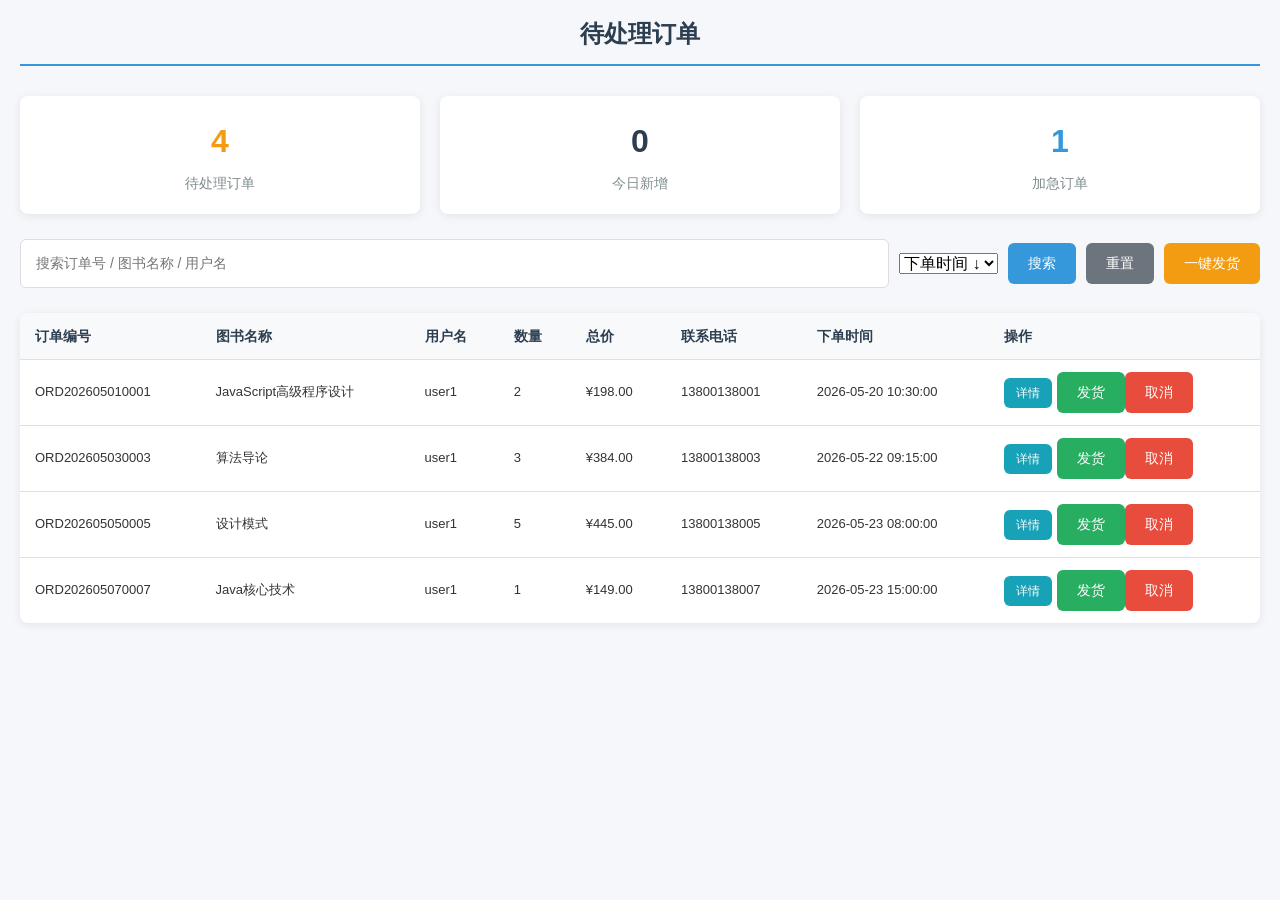
<file: orderPending.html>
<!DOCTYPE html>
<html lang="zh-CN">
<head>
    <meta charset="UTF-8">
    <meta name="viewport" content="width=device-width, initial-scale=1.0">
    <title>待处理订单</title>
    <!-- Bootstrap 4.6.2 核心样式 -->
    <link rel="stylesheet" href="bootstrap-4.6.2-dist/css/bootstrap.min.css">
    <!-- 订单模块自定义样式：与订单总览共用同一套 CSS -->
    <link rel="stylesheet" href="css/order.css">
    <!-- jQuery 3.7.1 -->
    <script src="js/jquery-3.7.1.min.js"></script>
    <!-- Bootstrap Bundle -->
    <script src="bootstrap-4.6.2-dist/js/bootstrap.bundle.min.js"></script>
</head>
<body>
    <div class="container">
        <!-- 页面标题 -->
        <h1 class="page-title">待处理订单</h1>

        <!--
            统计卡片区域：待处理订单专属统计
            - 待处理订单：当前所有 status === 'pending' 的订单总数
            - 今日新增：订单日期（orderDate）为今天的新增待处理订单数
            - 加急订单：数量 >= 5 的订单数（加急规则见 updateStats 函数注释）
        -->
        <div class="stats-row">
            <div class="stat-card pending">
                <div class="stat-num" id="stat-pending">0</div>
                <div class="stat-label">待处理订单</div>
            </div>
            <div class="stat-card total">
                <div class="stat-num" id="stat-today">0</div>
                <div class="stat-label">今日新增</div>
            </div>
            <div class="stat-card shipped">
                <div class="stat-num" id="stat-urgent">0</div>
                <div class="stat-label">加急订单</div>
            </div>
        </div>

        <!-- 搜索与筛选区域 -->
        <div class="search-section">
            <!-- 搜索输入框：支持按订单号、图书名称、用户名搜索待处理订单 -->
            <input type="text" id="search-input" placeholder="搜索订单号 / 图书名称 / 用户名">
            <!-- 排序下拉框：按下单时间或总价排序 -->
            <select id="sort-filter">
                <option value="date-desc">下单时间 ↓</option>
                <option value="date-asc">下单时间 ↑</option>
                <option value="price-desc">总价 ↓</option>
                <option value="price-asc">总价 ↑</option>
            </select>
            <!-- 搜索按钮 -->
            <button id="search-btn" class="btn btn-primary">搜索</button>
            <!-- 重置按钮 -->
            <button id="reset-btn" class="btn btn-secondary">重置</button>
            <!--
                一键发货按钮：批量将所有待处理订单标记为已发货
                注意：此操作为破坏性操作，会将所有 pending 状态订单一次性改为 shipped，
                触发前有二次确认弹窗，确认后不可撤销。
            -->
            <button id="ship-all-btn" class="btn btn-warning">一键发货</button>
        </div>

        <!-- 待处理订单表格 -->
        <div class="table-container">
            <table id="order-table">
                <thead>
                    <tr>
                        <th>订单编号</th>
                        <th>图书名称</th>
                        <th>用户名</th>
                        <th>数量</th>
                        <th>总价</th>
                        <th>联系电话</th>
                        <th>下单时间</th>
                        <th>操作</th>
                    </tr>
                </thead>
                <tbody>
                    <!-- 待处理订单数据通过 JS 动态渲染 -->
                </tbody>
            </table>
        </div>
    </div>

    <!--
        订单详情弹窗
        - role="dialog"：标识为对话框
        - aria-modal="true"：告知辅助技术这是一个模态窗口，背景内容不可交互
        - aria-labelledby：指向弹窗标题元素，供屏幕阅读器朗读标题
    -->
    <div id="detail-modal" class="modal" role="dialog" aria-modal="true" aria-labelledby="detail-modal-title">
        <div class="modal-content">
            <span class="close" id="close-detail" aria-label="关闭">&times;</span>
            <h3 id="detail-modal-title">订单详情</h3>
            <div id="detail-content"></div>
        </div>
    </div>

    <script>
        /**
         * ===========================
         * 订单数据结构说明
         * ===========================
         * 每一条订单存储在 localStorage 的 'orders' 键中，为 JSON 数组。
         * 单条订单对象的字段如下：
         *
         * {
         *   id: number,          // 订单唯一标识（自增或时间戳生成）
         *   orderNo: string,     // 订单编号，如 "ORD20240101120000"
         *   bookTitle: string,   // 图书名称
         *   username: string,    // 下单用户名
         *   quantity: number,    // 订购数量（整数）
         *   unitPrice: number,   // 图书单价（元）
         *   totalPrice: number,  // 订单总价（元）= unitPrice * quantity
         *   phone: string,       // 联系电话
         *   address: string,     // 收货地址
         *   orderDate: string,   // 下单时间，格式 "YYYY-MM-DD HH:mm:ss"
         *   status: string       // 订单状态，取值: 'pending' | 'shipped' | 'completed' | 'cancelled'
         * }
         *
         * 本页面仅处理 status === 'pending' 的订单（即待处理订单）。
         * ===========================
         */

        $(function () {
            // ==================== 缓存 jQuery 选择器 ====================
            // 将频繁使用的 DOM 查询结果缓存为变量，避免重复执行选择器，
            // 减少 DOM 遍历开销，提升页面响应性能。

            const $searchInput = $('#search-input');
            const $sortFilter = $('#sort-filter');
            const $orderTableTbody = $('#order-table tbody');
            const $statPending = $('#stat-pending');
            const $statToday = $('#stat-today');
            const $statUrgent = $('#stat-urgent');
            const $detailModal = $('#detail-modal');
            const $detailContent = $('#detail-content');
            const $closeDetail = $('#close-detail');

            // ==================== 数据层 ====================

            /**
             * 从 localStorage 安全读取全部订单数据
             * 使用 try/catch 防止 JSON 解析异常导致页面崩溃
             * （例如 localStorage 数据被手动篡改或损坏时）
             * @returns {Array} 订单数组，读取失败时返回空数组
             */
            function loadAllOrders() {
                try {
                    return JSON.parse(localStorage.getItem('orders')) || [];
                } catch (e) {
                    console.error('读取订单数据失败，localStorage 数据可能已损坏:', e);
                    return [];
                }
            }

            /**
             * 将订单数据安全写入 localStorage
             * @param {Array} orders - 要保存的订单数组
             * @returns {boolean} 写入成功返回 true，失败返回 false
             */
            function saveAllOrders(orders) {
                try {
                    localStorage.setItem('orders', JSON.stringify(orders));
                    return true;
                } catch (e) {
                    console.error('保存订单数据失败，可能 localStorage 已满:', e);
                    alert('操作失败：无法保存数据，请检查浏览器存储空间。');
                    return false;
                }
            }

            // 初始化：从 localStorage 加载全部订单，筛选出状态为 pending（待处理）的订单
            let allOrders = loadAllOrders();
            let pendingOrders = allOrders.filter(function (o) { return o.status === 'pending'; });

            /**
             * 从 localStorage 重新加载待处理订单数据
             * 在订单状态变更后（发货、取消等操作）调用此函数，
             * 确保页面数据与 localStorage 保持同步。
             * 加载过程包含 try/catch 保护，防止数据损坏导致页面不可用。
             */
            function reloadPendingOrders() {
                allOrders = loadAllOrders();
                pendingOrders = allOrders.filter(function (o) { return o.status === 'pending'; });
            }

            // ==================== 渲染函数 ====================

            /**
             * 更新统计卡片数值
             *
             * 统计逻辑说明：
             * 1. 待处理订单总数：pendingOrders 数组的长度，即所有 status === 'pending' 的订单
             * 2. 今日新增：遍历 pendingOrders，筛选出 orderDate 前缀等于今天日期（YYYY-MM-DD）的订单
             *    例如今天 2026-06-02，则 orderDate 以 "2026-06-02" 开头的即为今日新增
             * 3. 加急订单：数量（quantity）>= 5 视为加急订单
             *    【业务规则】加急阈值 = 5：订购数量达到 5 本及以上的订单视为加急，
             *    此阈值基于仓库出货效率设定——大批量订单需要优先备货和打包，
             *    可根据实际运营情况调整该阈值。
             */
            function updateStats() {
                const pendingCount = pendingOrders.length;

                // 计算今日新增：订单日期为今天的订单
                // 取当前日期字符串 YYYY-MM-DD，与 orderDate 前缀匹配
                const today = new Date().toISOString().split('T')[0]; // 格式：YYYY-MM-DD
                const todayCount = pendingOrders.filter(function (o) {
                    return o.orderDate && o.orderDate.indexOf(today) === 0;
                }).length;

                // 计算加急订单：业务规则为 quantity >= 5
                const urgentCount = pendingOrders.filter(function (o) {
                    return o.quantity >= 5;
                }).length;

                $statPending.text(pendingCount);
                $statToday.text(todayCount);
                $statUrgent.text(urgentCount);
            }

            /**
             * 根据订单状态返回对应的中文文本
             * 用于订单详情弹窗和表格中的状态展示
             * @param {string} status - 订单状态英文标识
             * @returns {string} 中文状态文本
             */
            function getStatusText(status) {
                const map = {
                    'pending': '待处理',
                    'shipped': '已发货',
                    'completed': '已完成',
                    'cancelled': '已取消'
                };
                return map[status] || status;
            }

            /**
             * 根据订单状态返回对应的 CSS 类名
             * 不同状态使用不同颜色标识，提升视觉区分度
             * @param {string} status - 订单状态英文标识
             * @returns {string} CSS 类名
             */
            function getStatusClass(status) {
                const map = {
                    'pending': 'status-pending',
                    'shipped': 'status-shipped',
                    'completed': 'status-completed',
                    'cancelled': 'status-cancelled'
                };
                return map[status] || '';
            }

            /**
             * 渲染待处理订单表格
             *
             * 渲染流程：
             * 1. 清空表格 tbody（使用缓存的 $orderTableTbody 选择器）
             * 2. 若订单列表为空，显示"所有订单已处理完毕"的空状态提示
             * 3. 遍历订单列表，逐行构建 <tr>，每行包含：订单编号、图书名称、
             *    用户名、数量、总价（格式化到小数点后两位）、联系电话、下单时间、操作按钮
             *
             * 安全说明：
             * - 所有用户数据（orderNo, bookTitle, username 等）通过 jQuery 的 .text() 方法插入，
             *   自动进行 HTML 转义，防止 XSS 攻击
             * - 操作按钮通过 jQuery DOM API 创建，使用 .attr() 设置 data-id，
             *   避免字符串拼接 HTML，杜绝注入风险
             *
             * @param {Array} orderList - 需要渲染的订单数组
             */
            function renderOrders(orderList) {
                $orderTableTbody.empty();

                // 无待处理订单时显示空状态提示
                if (orderList.length === 0) {
                    const $emptyRow = $('<tr>');
                    const $emptyCell = $('<td>').attr('colspan', '8')
                        .css({ textAlign: 'center', color: '#27ae60', padding: '30px', fontSize: '16px' })
                        .text('所有订单已处理完毕');
                    $emptyRow.append($emptyCell);
                    $orderTableTbody.append($emptyRow);
                    return;
                }

                // 逐行构建表格，使用 jQuery DOM API 避免 XSS
                orderList.forEach(function (order) {
                    const $row = $('<tr>');

                    // 使用 .text() 设置文本内容，jQuery 会自动转义 HTML 特殊字符，
                    // 即使订单数据中包含 <script> 等恶意标签也不会被执行
                    $row.append($('<td>').text(order.orderNo));
                    $row.append($('<td>').text(order.bookTitle));
                    $row.append($('<td>').text(order.username));
                    $row.append($('<td>').text(order.quantity));
                    $row.append($('<td>').text('¥' + parseFloat(order.totalPrice).toFixed(2)));
                    $row.append($('<td>').text(order.phone || '无'));
                    $row.append($('<td>').text(order.orderDate));

                    // 操作按钮：使用 jQuery DOM 创建，通过 .attr() 设置 data-id
                    // 避免使用字符串拼接 .html() 造成 XSS 风险
                    const $actionTd = $('<td>');
                    $actionTd.append(
                        $('<button>')
                            .addClass('btn btn-info btn-detail')
                            .attr('data-id', order.id)
                            .text('详情'),
                        $('<button>')
                            .addClass('btn btn-success btn-ship')
                            .attr('data-id', order.id)
                            .text('发货'),
                        $('<button>')
                            .addClass('btn btn-danger btn-cancel')
                            .attr('data-id', order.id)
                            .text('取消')
                    );
                    $row.append($actionTd);

                    $orderTableTbody.append($row);
                });
            }

            /**
             * 刷新整个页面：重新加载数据、渲染表格、更新统计
             * 这是所有状态变更操作（发货、取消）后的统一刷新入口，
             * 保证数据层和视图层的一致性。
             */
            function refreshPage() {
                reloadPendingOrders();
                renderOrders(pendingOrders);
                updateStats();
            }

            // ==================== 搜索与排序逻辑 ====================

            /**
             * 执行搜索和排序的组合过滤
             *
             * 处理流程：
             * 第一步（关键词过滤）：
             *   - 从搜索框获取用户输入的关键词，转为小写并去除首尾空格
             *   - 在 pendingOrders 中筛选出匹配的订单
             *   - 匹配字段：订单编号（orderNo）、图书名称（bookTitle）、用户名（username）
             *   - 若关键词为空字符串，则返回全部订单（不过滤）
             *
             * 第二步（排序）：
             *   - 根据排序下拉框的当前值对过滤结果排序
             *   - date-desc: 按下单时间倒序，最新订单在前
             *   - date-asc:  按下单时间正序，最早订单在前
             *   - price-desc: 按总价倒序，金额高的在前
             *   - price-asc:  按总价正序，金额低的在前
             *   - 排序使用 Array.prototype.sort()，直接修改 filtered 数组
             *
             * 第三步（渲染）：
             *   - 调用 renderOrders(filtered) 将过滤排序后的结果渲染到表格
             *
             * 设计意图：搜索和排序串联执行，用户可以在搜索关键词的同时切换排序方式，
             * 获得符合预期的筛选结果。
             */
            function performSearch() {
                const keyword = $searchInput.val().toLowerCase().trim();
                const sortType = $sortFilter.val();

                // 第一步：关键词过滤
                // 支持按订单编号、图书名称、用户名三个字段模糊匹配
                const filtered = pendingOrders.filter(function (order) {
                    if (keyword === '') return true;
                    return order.orderNo.toLowerCase().includes(keyword) ||
                        order.bookTitle.toLowerCase().includes(keyword) ||
                        order.username.toLowerCase().includes(keyword);
                });

                // 第二步：排序
                // 注意：sort() 会原地修改数组，filtered 被重新排序但引用不变
                filtered.sort(function (a, b) {
                    switch (sortType) {
                        case 'date-desc':
                            // 下单时间倒序：最新的在前
                            return b.orderDate.localeCompare(a.orderDate);
                        case 'date-asc':
                            // 下单时间正序：最早的在前
                            return a.orderDate.localeCompare(b.orderDate);
                        case 'price-desc':
                            // 总价倒序：金额高的在前
                            return parseFloat(b.totalPrice) - parseFloat(a.totalPrice);
                        case 'price-asc':
                            // 总价正序：金额低的在前
                            return parseFloat(a.totalPrice) - parseFloat(b.totalPrice);
                        default:
                            return 0;
                    }
                });

                renderOrders(filtered);
            }

            // 搜索按钮点击事件：执行搜索 + 排序的组合过滤
            $('#search-btn').on('click', performSearch);

            // 排序下拉框改变时自动触发过滤，无需额外点击搜索按钮
            $sortFilter.on('change', performSearch);

            // 搜索框回车触发搜索，提升键盘操作效率
            $searchInput.on('keypress', function (e) {
                if (e.which === 13) {
                    performSearch();
                }
            });

            // 重置按钮：清空搜索关键词，恢复默认排序（按下单时间倒序），
            // 重新渲染全部待处理订单（不做筛选）
            $('#reset-btn').on('click', function () {
                $searchInput.val('');
                $sortFilter.val('date-desc');
                renderOrders(pendingOrders);
            });

            // ==================== 订单详情弹窗 ====================

            /**
             * 显示订单详情弹窗
             *
             * 展示内容：订单编号、图书名称、用户名、数量、单价、总价、
             * 订单状态、下单时间、联系电话、收货地址
             *
             * 安全说明：
             * - 所有用户数据通过 jQuery .text() 方法设置，自动转义 HTML，
             *   杜绝通过订单数据注入恶意脚本的风险（如订单备注中包含 <script> 标签）
             * - 相比原来的字符串拼接方式，DOM API 创建元素从根本上消除了 XSS 隐患
             *
             * 弹窗交互：
             * - 点击"详情"按钮打开弹窗
             * - 点击右上角 X 按钮关闭
             * - 点击弹窗以外的遮罩区域也可关闭
             */
            $(document).on('click', '.btn-detail', function () {
                const id = $(this).data('id');
                const order = pendingOrders.find(function (o) { return o.id === id; });
                if (!order) return;

                // 使用 jQuery DOM API 构建详情内容，避免字符串拼接造成的 XSS 风险
                $detailContent.empty();

                // 辅助函数：创建详情行，包含标签和值两个 span
                function createDetailRow(labelText, valueText) {
                    const $row = $('<div>').addClass('detail-row');
                    $row.append($('<span>').addClass('detail-label').text(labelText));
                    $row.append($('<span>').addClass('detail-value').text(valueText));
                    return $row;
                }

                $detailContent.append(createDetailRow('订单编号：', order.orderNo));
                $detailContent.append(createDetailRow('图书名称：', order.bookTitle));
                $detailContent.append(createDetailRow('用户名：', order.username));
                $detailContent.append(createDetailRow('数量：', String(order.quantity)));
                $detailContent.append(createDetailRow('单价：', '¥' + parseFloat(order.unitPrice).toFixed(2)));
                $detailContent.append(createDetailRow('总价：', '¥' + parseFloat(order.totalPrice).toFixed(2)));

                // 状态行：包含带颜色标识的状态徽章
                const $statusRow = $('<div>').addClass('detail-row');
                const $statusBadge = $('<span>')
                    .addClass('status-badge ' + getStatusClass(order.status))
                    .text(getStatusText(order.status));
                $statusRow.append($('<span>').addClass('detail-label').text('状态：'));
                $statusRow.append($('<span>').addClass('detail-value').append($statusBadge));
                $detailContent.append($statusRow);

                $detailContent.append(createDetailRow('下单时间：', order.orderDate));
                $detailContent.append(createDetailRow('联系电话：', order.phone || '无'));
                $detailContent.append(createDetailRow('收货地址：', order.address || '无'));

                $detailModal.css('display', 'block');
            });

            // 关闭详情弹窗：点击右上角 X 按钮
            $closeDetail.on('click', function () {
                $detailModal.css('display', 'none');
            });

            // 关闭详情弹窗：点击弹窗外部遮罩区域
            // 通过判断 event.target 的 id 是否为 'detail-modal' 来区分遮罩层和弹窗内容
            $(window).on('click', function (e) {
                if ($(e.target).attr('id') === 'detail-modal') {
                    $detailModal.css('display', 'none');
                }
            });

            // ==================== 发货操作 ====================

            /**
             * 单条订单发货
             *
             * 操作流程：
             * 1. 用户点击表格中某一行的"发货"按钮
             * 2. 弹出确认对话框，防止误操作
             * 3. 用户确认后，在 allOrders 中找到对应订单，将其 status 改为 'shipped'
             * 4. 将更新后的 allOrders 写回 localStorage（带 try/catch 保护）
             * 5. 写入成功后调用 refreshPage() 刷新页面数据和视图
             *
             * 注意：如果 localStorage 写入失败（如存储空间已满），
             * allOrders 内存中的修改不会回滚，但页面上不会显示变更效果，
             * 因为 refreshPage() 仅在写入成功后才会被调用。
             */
            $(document).on('click', '.btn-ship', function () {
                const id = $(this).data('id');
                if (confirm('确认该订单已发货？')) {
                    // 在全部订单中查找对应订单
                    const order = allOrders.find(function (o) { return o.id === id; });
                    if (order) {
                        order.status = 'shipped';
                        // 安全写入 localStorage
                        if (saveAllOrders(allOrders)) {
                            refreshPage();
                        }
                    }
                }
            });

            /**
             * 一键发货：批量将所有待处理订单标记为已发货
             *
             * 【破坏性操作警告】
             * 此操作会将当前所有 status === 'pending' 的订单一次性全部改为 'shipped'，
             * 操作不可撤销，影响范围大。因此触发前弹出二次确认对话框，
             * 明确告知用户即将影响的订单数量，并要求用户确认。
             *
             * 操作流程：
             * 1. 检查是否有待处理订单，无则提示用户
             * 2. 弹出确认对话框，显示即将发货的订单数量
             * 3. 用户确认后，遍历 allOrders，将所有 pending 订单改为 shipped
             * 4. 将更新后的 allOrders 写回 localStorage
             * 5. 写入成功后刷新页面
             *
             * TODO: 已知限制 - 批量操作缺少事务回滚机制
             * 当前实现直接遍历 allOrders 修改状态，然后一次性写入 localStorage。
             * 如果在遍历过程中或写入时发生异常，可能存在以下问题：
             *   - 内存中部分订单状态已被修改，但 localStorage 写入失败，
             *     导致页面显示与实际存储数据不一致
             *   - 无法回滚已修改的内存状态
             * 建议改进方案：
             *   - 先深拷贝原数组作为快照，写入失败时用快照恢复
             *   - 或引入分批提交机制，每批处理 N 条并分别写入
             *   - 或使用 IndexedDB 替代 localStorage 以获得事务支持
             */
            $('#ship-all-btn').on('click', function () {
                if (pendingOrders.length === 0) {
                    alert('当前没有待处理的订单');
                    return;
                }
                // 二次确认：明确告知用户这是破坏性批量操作
                if (confirm(
                    '【批量发货确认】\n\n' +
                    '即将把全部 ' + pendingOrders.length + ' 条待处理订单标记为已发货。\n\n' +
                    '此操作不可撤销，请确认是否继续？'
                )) {
                    // 遍历全部订单，将所有 pending 状态的订单改为 shipped
                    allOrders.forEach(function (order) {
                        if (order.status === 'pending') {
                            order.status = 'shipped';
                        }
                    });
                    // 安全写入 localStorage
                    if (saveAllOrders(allOrders)) {
                        refreshPage();
                    }
                }
            });

            // ==================== 取消订单操作 ====================

            /**
             * 取消订单：将订单状态从 pending 改为 cancelled
             *
             * 操作流程：
             * 1. 用户点击表格中某一行的"取消"按钮
             * 2. 弹出确认对话框，明确告知此操作不可逆
             * 3. 用户确认后，在 allOrders 中找到对应订单，将其 status 改为 'cancelled'
             * 4. 将更新后的 allOrders 写回 localStorage（带 try/catch 保护）
             * 5. 写入成功后刷新页面，该订单将从待处理列表消失
             *
             * 注意：已取消的订单不会出现在本页面（因为只展示 pending 状态的订单），
             * 但可以在订单总览页面中查看所有已取消的订单。
             */
            $(document).on('click', '.btn-cancel', function () {
                const id = $(this).data('id');
                if (confirm('确定要取消该订单吗？取消后无法恢复。')) {
                    const order = allOrders.find(function (o) { return o.id === id; });
                    if (order) {
                        order.status = 'cancelled';
                        if (saveAllOrders(allOrders)) {
                            refreshPage();
                        }
                    }
                }
            });

            // ==================== 页面初始化 ====================

            // 页面加载完成后执行初始渲染：
            // 1. 从 localStorage 重新加载最新数据
            // 2. 渲染待处理订单表格
            // 3. 更新统计卡片数值
            refreshPage();
        });
    </script>
</body>
</html>
</file>
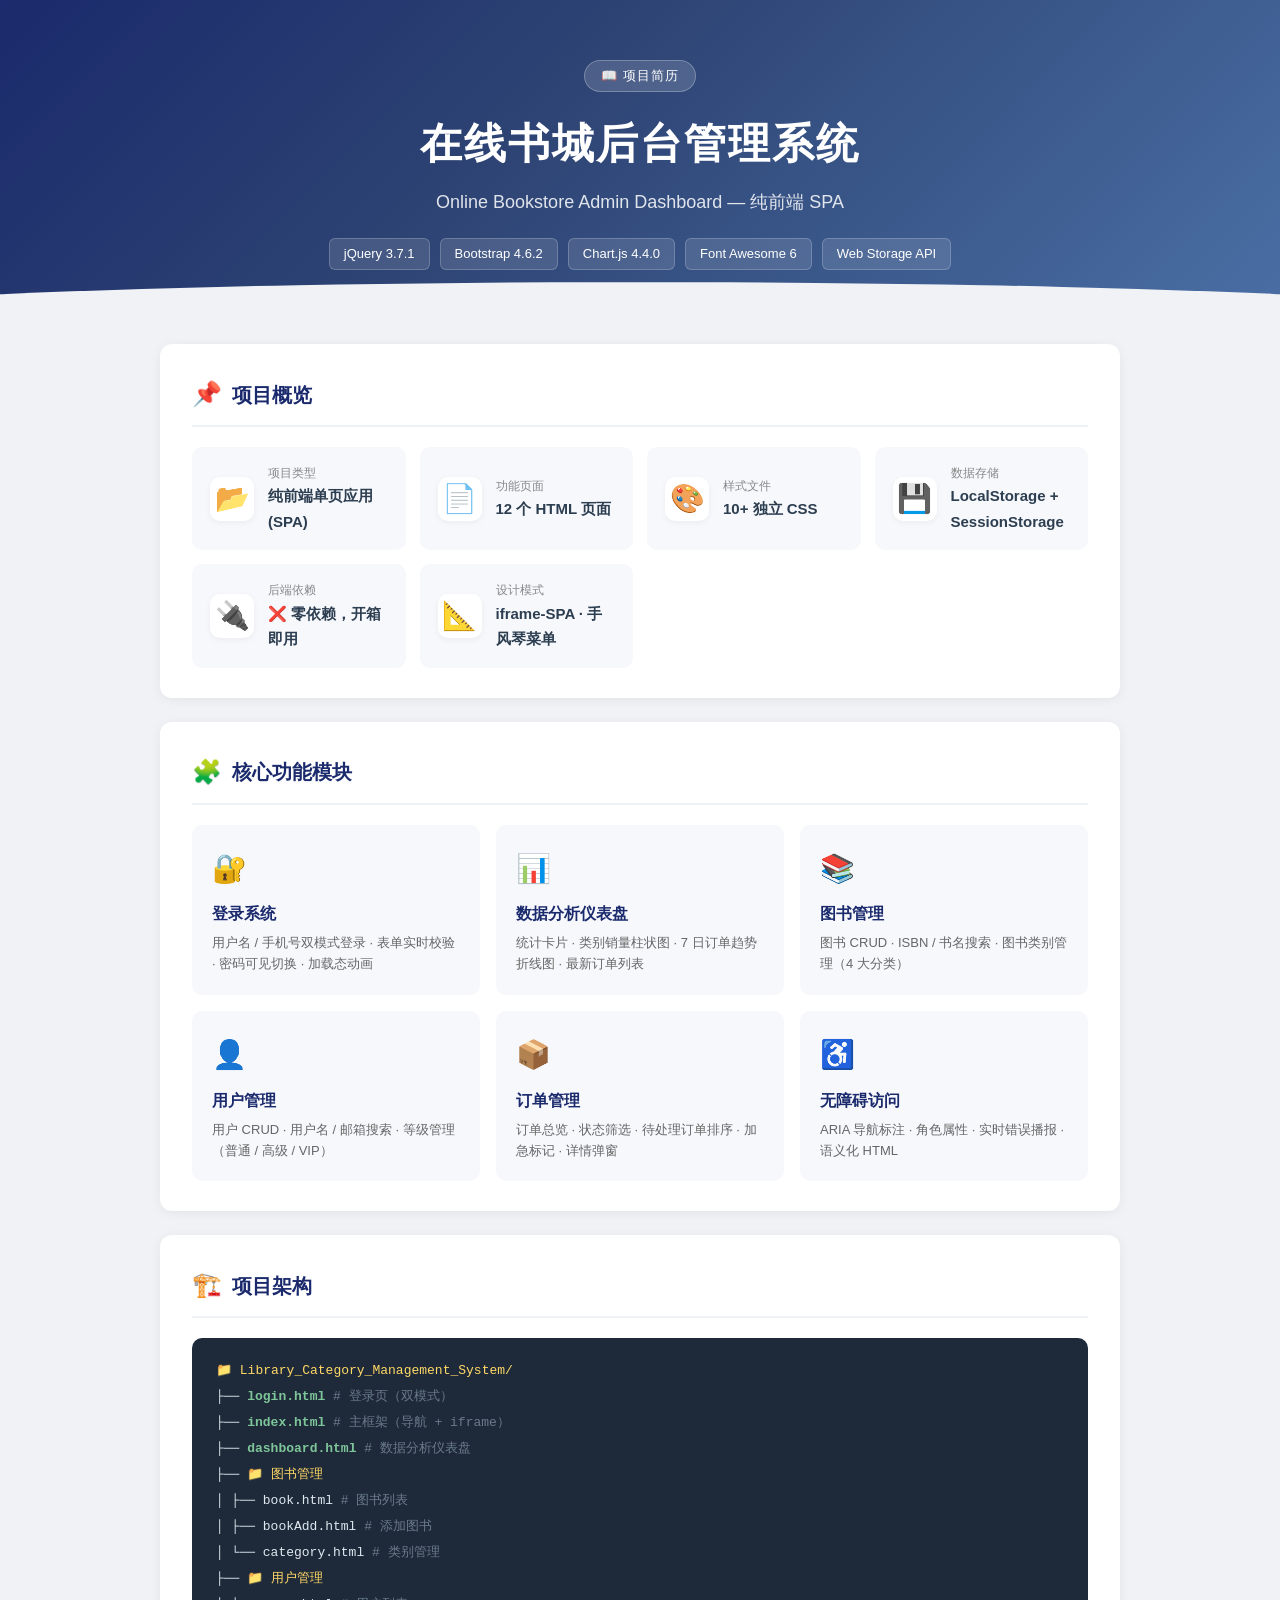
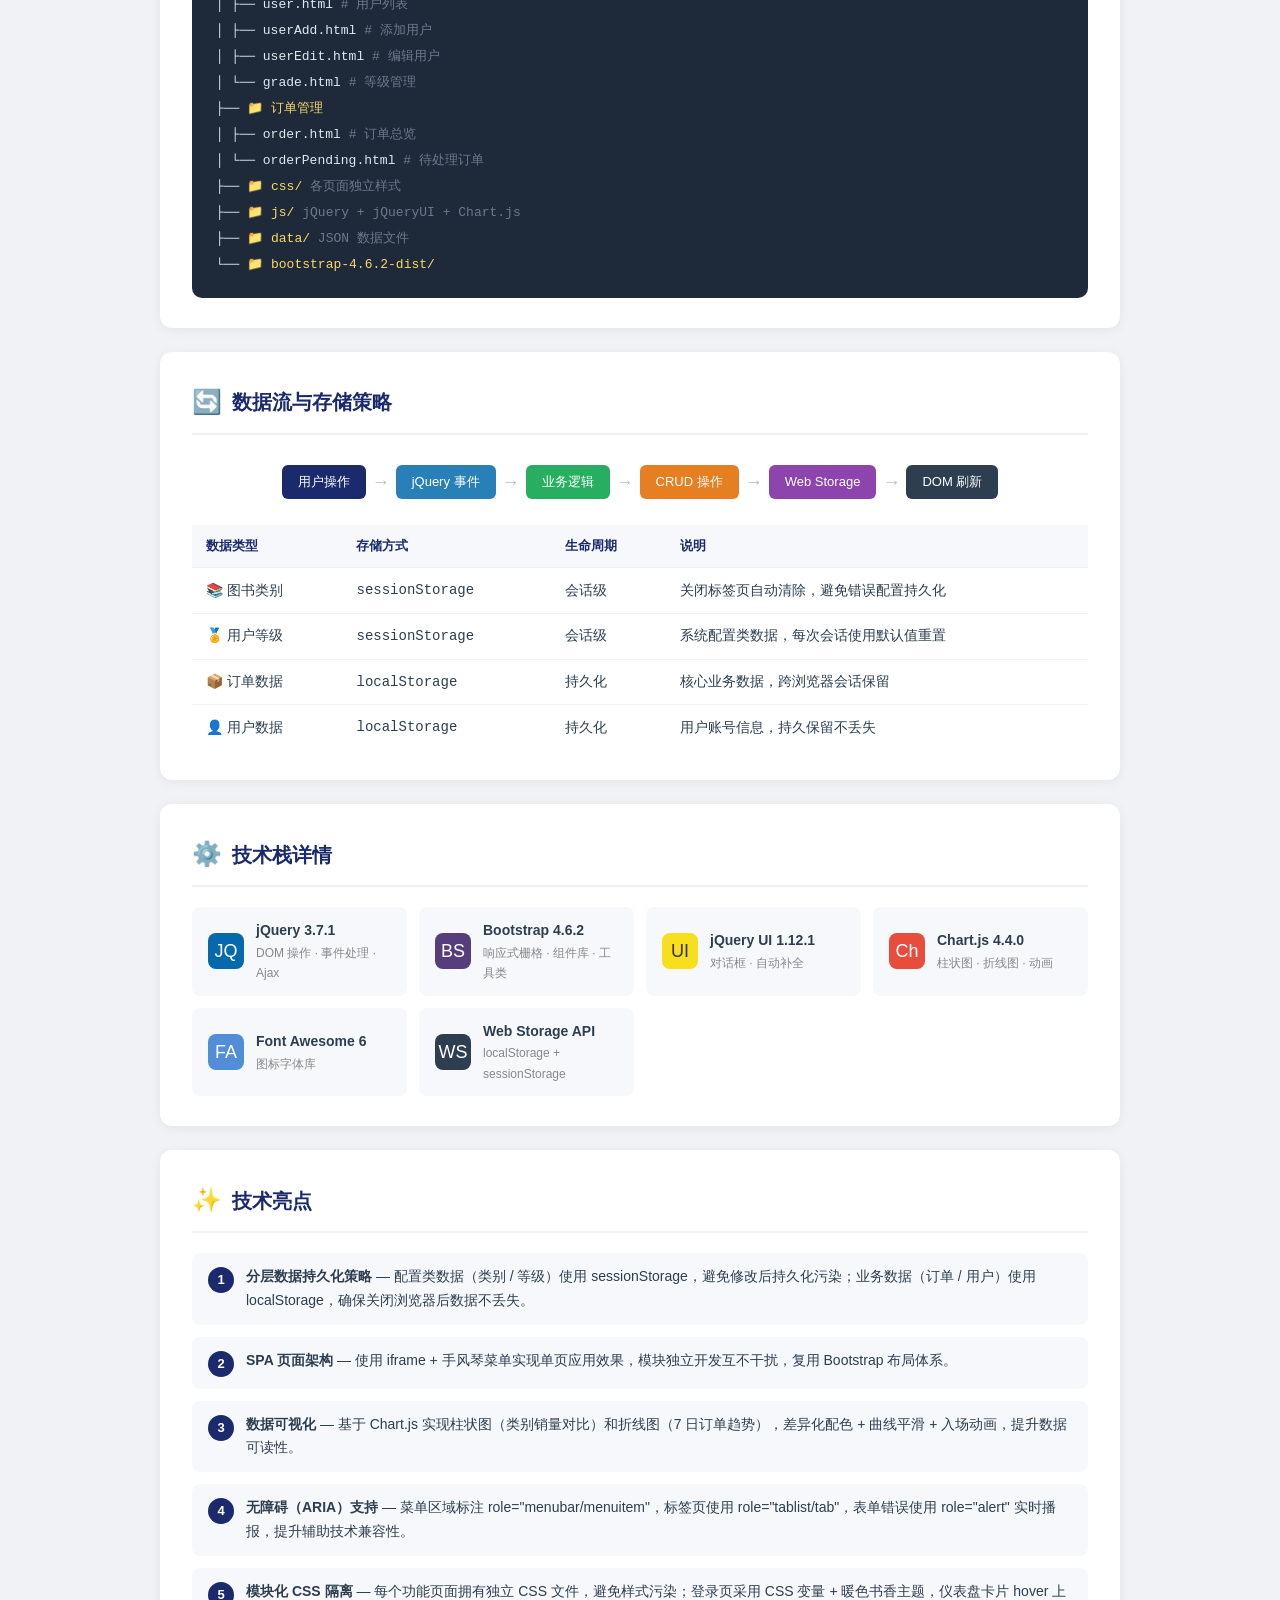
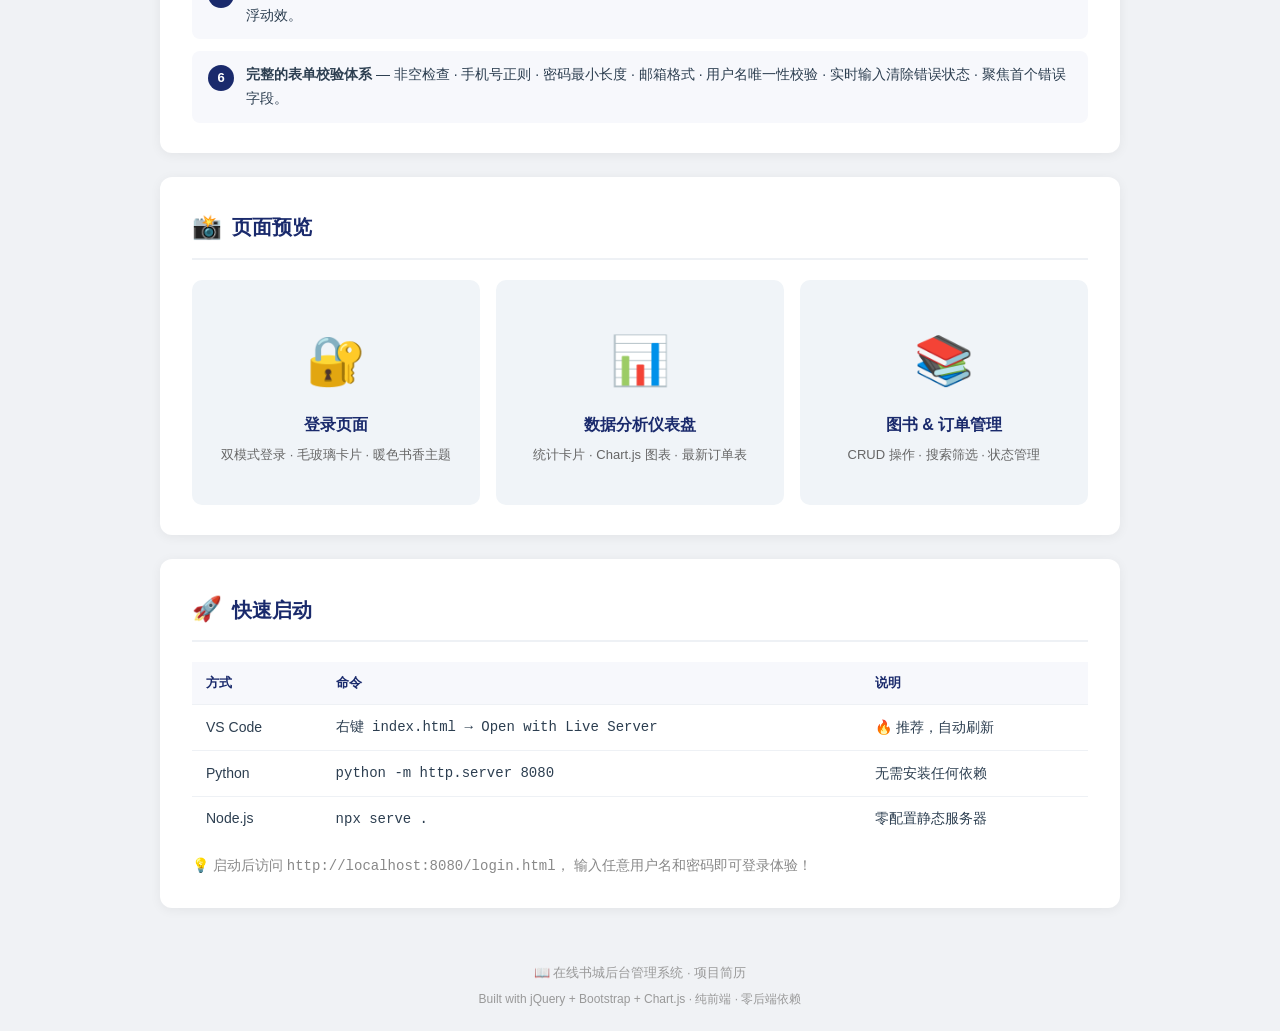
<file: project-resume.html>
<!DOCTYPE html>
<html lang="zh-CN">
<head>
  <meta charset="UTF-8">
  <meta name="viewport" content="width=device-width, initial-scale=1.0">
  <title>项目简历 · 在线书城后台管理系统</title>
  <style>
    /* ===== 全局重置 & 字体 ===== */
    * { margin: 0; padding: 0; box-sizing: border-box; }

    body {
      font-family: 'Segoe UI', 'PingFang SC', 'Microsoft YaHei', sans-serif;
      background: #f0f2f5;
      color: #2c3e50;
      line-height: 1.7;
      -webkit-font-smoothing: antialiased;
    }

    /* ===== 顶部横幅 ===== */
    .hero {
      background: linear-gradient(135deg, #1a2a6c 0%, #2d4373 40%, #4a6fa5 100%);
      color: #fff;
      padding: 60px 20px 50px;
      text-align: center;
      position: relative;
      overflow: hidden;
    }

    .hero::after {
      content: '';
      position: absolute;
      bottom: -2px;
      left: 0;
      right: 0;
      height: 40px;
      background: #f0f2f5;
      clip-path: ellipse(70% 100% at 50% 100%);
    }

    .hero .badge {
      display: inline-block;
      background: rgba(255,255,255,0.15);
      backdrop-filter: blur(6px);
      border: 1px solid rgba(255,255,255,0.25);
      padding: 4px 16px;
      border-radius: 20px;
      font-size: 13px;
      letter-spacing: 1px;
      margin-bottom: 16px;
    }

    .hero h1 {
      font-size: 42px;
      font-weight: 700;
      letter-spacing: 2px;
      margin-bottom: 8px;
    }

    .hero .subtitle {
      font-size: 18px;
      opacity: 0.85;
      font-weight: 300;
    }

    .hero .tech-tags {
      margin-top: 20px;
      display: flex;
      justify-content: center;
      flex-wrap: wrap;
      gap: 10px;
    }

    .hero .tech-tags span {
      background: rgba(255,255,255,0.12);
      border: 1px solid rgba(255,255,255,0.2);
      padding: 4px 14px;
      border-radius: 6px;
      font-size: 13px;
    }

    /* ===== 容器 ===== */
    .container {
      max-width: 1000px;
      margin: 0 auto;
      padding: 0 20px;
    }

    /* ===== 章节 ===== */
    .section {
      background: #fff;
      border-radius: 12px;
      box-shadow: 0 2px 12px rgba(0,0,0,0.06);
      padding: 30px 32px;
      margin: 24px auto;
      max-width: 1000px;
      transition: box-shadow 0.2s;
    }

    .section:hover {
      box-shadow: 0 4px 24px rgba(0,0,0,0.10);
    }

    .section-title {
      font-size: 20px;
      font-weight: 600;
      color: #1a2a6c;
      margin-bottom: 20px;
      padding-bottom: 10px;
      border-bottom: 2px solid #eef1f5;
      display: flex;
      align-items: center;
      gap: 10px;
    }

    .section-title .icon { font-size: 24px; }

    /* ===== 项目概览 ===== */
    .overview-grid {
      display: grid;
      grid-template-columns: repeat(auto-fit, minmax(200px, 1fr));
      gap: 14px;
    }

    .overview-item {
      background: #f7f8fc;
      border-radius: 10px;
      padding: 16px 18px;
      display: flex;
      align-items: center;
      gap: 14px;
    }

    .overview-item .emoji {
      font-size: 28px;
      width: 44px;
      height: 44px;
      background: #fff;
      border-radius: 10px;
      display: flex;
      align-items: center;
      justify-content: center;
      box-shadow: 0 2px 6px rgba(0,0,0,0.05);
      flex-shrink: 0;
    }

    .overview-item .info .label {
      font-size: 12px;
      color: #888;
    }
    .overview-item .info .value {
      font-size: 15px;
      font-weight: 600;
    }

    /* ===== 功能模块网格 ===== */
    .module-grid {
      display: grid;
      grid-template-columns: repeat(auto-fit, minmax(220px, 1fr));
      gap: 16px;
    }

    .module-card {
      background: #f7f8fc;
      border-radius: 10px;
      padding: 20px;
      transition: transform 0.2s, box-shadow 0.2s;
    }

    .module-card:hover {
      transform: translateY(-3px);
      box-shadow: 0 6px 20px rgba(0,0,0,0.08);
    }

    .module-card .card-icon {
      font-size: 28px;
      margin-bottom: 8px;
    }

    .module-card h3 {
      font-size: 16px;
      font-weight: 600;
      color: #1a2a6c;
      margin-bottom: 6px;
    }

    .module-card p {
      font-size: 13px;
      color: #666;
      line-height: 1.6;
    }

    /* ===== 架构树 ===== */
    .arch-tree {
      background: #1e2a3a;
      color: #e0e8f0;
      border-radius: 10px;
      padding: 20px 24px;
      font-family: 'Cascadia Code', 'Fira Code', 'Consolas', monospace;
      font-size: 13px;
      line-height: 2;
      overflow-x: auto;
    }

    .arch-tree .folder { color: #ffd866; }
    .arch-tree .file   { color: #a8d8ea; }
    .arch-tree .dim    { color: #6a7a8a; }
    .arch-tree .highlight { color: #7ec699; font-weight: 600; }

    /* ===== 技术栈 ===== */
    .tech-grid {
      display: grid;
      grid-template-columns: repeat(auto-fit, minmax(180px, 1fr));
      gap: 12px;
    }

    .tech-item {
      display: flex;
      align-items: center;
      gap: 12px;
      background: #f7f8fc;
      border-radius: 8px;
      padding: 12px 16px;
    }

    .tech-item .logo {
      width: 36px;
      height: 36px;
      border-radius: 8px;
      display: flex;
      align-items: center;
      justify-content: center;
      font-size: 18px;
      color: #fff;
      flex-shrink: 0;
    }

    .tech-item .name {
      font-weight: 600;
      font-size: 14px;
    }
    .tech-item .desc {
      font-size: 12px;
      color: #888;
    }

    /* ===== 表格 ===== */
    .styled-table {
      width: 100%;
      border-collapse: collapse;
      font-size: 14px;
    }

    .styled-table th, .styled-table td {
      padding: 10px 14px;
      text-align: left;
      border-bottom: 1px solid #eef1f5;
    }

    .styled-table th {
      background: #f7f8fc;
      font-weight: 600;
      color: #1a2a6c;
      font-size: 13px;
    }

    .styled-table tr:last-child td {
      border-bottom: none;
    }

    /* ===== 数据流 ===== */
    .flow-diagram {
      display: flex;
      align-items: center;
      justify-content: center;
      flex-wrap: wrap;
      gap: 6px;
      padding: 10px 0;
      font-size: 14px;
    }

    .flow-diagram .node {
      background: #1a2a6c;
      color: #fff;
      padding: 6px 16px;
      border-radius: 6px;
      font-weight: 500;
      font-size: 13px;
    }

    .flow-diagram .node.green  { background: #27ae60; }
    .flow-diagram .node.blue   { background: #2980b9; }
    .flow-diagram .node.orange { background: #e67e22; }
    .flow-diagram .node.purple { background: #8e44ad; }
    .flow-diagram .node.dark   { background: #2c3e50; }

    .flow-diagram .arrow {
      font-size: 18px;
      color: #bbb;
    }

    /* ===== 亮点列表 ===== */
    .highlight-list {
      list-style: none;
      display: grid;
      gap: 12px;
    }

    .highlight-list li {
      display: flex;
      gap: 12px;
      align-items: flex-start;
      padding: 12px 16px;
      background: #f7f8fc;
      border-radius: 8px;
      font-size: 14px;
    }

    .highlight-list li .num {
      width: 26px;
      height: 26px;
      background: #1a2a6c;
      color: #fff;
      border-radius: 50%;
      display: flex;
      align-items: center;
      justify-content: center;
      font-size: 13px;
      font-weight: 600;
      flex-shrink: 0;
      margin-top: 2px;
    }

    /* ===== 底部 ===== */
    .footer {
      text-align: center;
      padding: 30px 20px;
      color: #999;
      font-size: 13px;
    }

    /* ===== 响应式 ===== */
    @media (max-width: 640px) {
      .hero h1 { font-size: 28px; }
      .section { padding: 20px 18px; }
      .overview-grid { grid-template-columns: 1fr 1fr; }
      .arch-tree { font-size: 11px; }
    }
  </style>
</head>
<body>

  <!-- ==================== 顶部横幅 ==================== -->
  <header class="hero">
    <div class="badge">📖 项目简历</div>
    <h1>在线书城后台管理系统</h1>
    <p class="subtitle">Online Bookstore Admin Dashboard &mdash; 纯前端 SPA</p>
    <div class="tech-tags">
      <span>jQuery 3.7.1</span>
      <span>Bootstrap 4.6.2</span>
      <span>Chart.js 4.4.0</span>
      <span>Font Awesome 6</span>
      <span>Web Storage API</span>
    </div>
  </header>

  <!-- ==================== 项目概览 ==================== -->
  <div class="container">
    <section class="section">
      <div class="section-title">
        <span class="icon">📌</span> 项目概览
      </div>
      <div class="overview-grid">
        <div class="overview-item">
          <div class="emoji">📂</div>
          <div class="info">
            <div class="label">项目类型</div>
            <div class="value">纯前端单页应用 (SPA)</div>
          </div>
        </div>
        <div class="overview-item">
          <div class="emoji">📄</div>
          <div class="info">
            <div class="label">功能页面</div>
            <div class="value">12 个 HTML 页面</div>
          </div>
        </div>
        <div class="overview-item">
          <div class="emoji">🎨</div>
          <div class="info">
            <div class="label">样式文件</div>
            <div class="value">10+ 独立 CSS</div>
          </div>
        </div>
        <div class="overview-item">
          <div class="emoji">💾</div>
          <div class="info">
            <div class="label">数据存储</div>
            <div class="value">LocalStorage + SessionStorage</div>
          </div>
        </div>
        <div class="overview-item">
          <div class="emoji">🔌</div>
          <div class="info">
            <div class="label">后端依赖</div>
            <div class="value">❌ 零依赖，开箱即用</div>
          </div>
        </div>
        <div class="overview-item">
          <div class="emoji">📐</div>
          <div class="info">
            <div class="label">设计模式</div>
            <div class="value">iframe-SPA · 手风琴菜单</div>
          </div>
        </div>
      </div>
    </section>

    <!-- ==================== 功能模块 ==================== -->
    <section class="section">
      <div class="section-title">
        <span class="icon">🧩</span> 核心功能模块
      </div>
      <div class="module-grid">
        <div class="module-card">
          <div class="card-icon">🔐</div>
          <h3>登录系统</h3>
          <p>用户名 / 手机号双模式登录 · 表单实时校验 · 密码可见切换 · 加载态动画</p>
        </div>
        <div class="module-card">
          <div class="card-icon">📊</div>
          <h3>数据分析仪表盘</h3>
          <p>统计卡片 · 类别销量柱状图 · 7 日订单趋势折线图 · 最新订单列表</p>
        </div>
        <div class="module-card">
          <div class="card-icon">📚</div>
          <h3>图书管理</h3>
          <p>图书 CRUD · ISBN / 书名搜索 · 图书类别管理（4 大分类）</p>
        </div>
        <div class="module-card">
          <div class="card-icon">👤</div>
          <h3>用户管理</h3>
          <p>用户 CRUD · 用户名 / 邮箱搜索 · 等级管理（普通 / 高级 / VIP）</p>
        </div>
        <div class="module-card">
          <div class="card-icon">📦</div>
          <h3>订单管理</h3>
          <p>订单总览 · 状态筛选 · 待处理订单排序 · 加急标记 · 详情弹窗</p>
        </div>
        <div class="module-card">
          <div class="card-icon">♿</div>
          <h3>无障碍访问</h3>
          <p>ARIA 导航标注 · 角色属性 · 实时错误播报 · 语义化 HTML</p>
        </div>
      </div>
    </section>

    <!-- ==================== 项目架构 ==================== -->
    <section class="section">
      <div class="section-title">
        <span class="icon">🏗️</span> 项目架构
      </div>
      <div class="arch-tree">
        <div><span class="folder">📁 Library_Category_Management_System/</span></div>
        <div>  ├── <span class="highlight">login.html</span>      <span class="dim"># 登录页（双模式）</span></div>
        <div>  ├── <span class="highlight">index.html</span>      <span class="dim"># 主框架（导航 + iframe）</span></div>
        <div>  ├── <span class="highlight">dashboard.html</span>  <span class="dim"># 数据分析仪表盘</span></div>
        <div>  ├── <span class="folder">📁 图书管理</span></div>
        <div>  │   ├── book.html       <span class="dim"># 图书列表</span></div>
        <div>  │   ├── bookAdd.html    <span class="dim"># 添加图书</span></div>
        <div>  │   └── category.html   <span class="dim"># 类别管理</span></div>
        <div>  ├── <span class="folder">📁 用户管理</span></div>
        <div>  │   ├── user.html       <span class="dim"># 用户列表</span></div>
        <div>  │   ├── userAdd.html    <span class="dim"># 添加用户</span></div>
        <div>  │   ├── userEdit.html   <span class="dim"># 编辑用户</span></div>
        <div>  │   └── grade.html      <span class="dim"># 等级管理</span></div>
        <div>  ├── <span class="folder">📁 订单管理</span></div>
        <div>  │   ├── order.html          <span class="dim"># 订单总览</span></div>
        <div>  │   └── orderPending.html   <span class="dim"># 待处理订单</span></div>
        <div>  ├── <span class="folder">📁 css/</span>     <span class="dim"> 各页面独立样式</span></div>
        <div>  ├── <span class="folder">📁 js/</span>      <span class="dim"> jQuery + jQueryUI + Chart.js</span></div>
        <div>  ├── <span class="folder">📁 data/</span>    <span class="dim"> JSON 数据文件</span></div>
        <div>  └── <span class="folder">📁 bootstrap-4.6.2-dist/</span></div>
      </div>
    </section>

    <!-- ==================== 数据流架构 ==================== -->
    <section class="section">
      <div class="section-title">
        <span class="icon">🔄</span> 数据流与存储策略
      </div>

      <div class="flow-diagram">
        <span class="node">用户操作</span>
        <span class="arrow">→</span>
        <span class="node blue">jQuery 事件</span>
        <span class="arrow">→</span>
        <span class="node green">业务逻辑</span>
        <span class="arrow">→</span>
        <span class="node orange">CRUD 操作</span>
        <span class="arrow">→</span>
        <span class="node purple">Web Storage</span>
        <span class="arrow">→</span>
        <span class="node dark">DOM 刷新</span>
      </div>

      <table class="styled-table" style="margin-top: 16px;">
        <thead>
          <tr><th>数据类型</th><th>存储方式</th><th>生命周期</th><th>说明</th></tr>
        </thead>
        <tbody>
          <tr>
            <td>📚 图书类别</td>
            <td><code>sessionStorage</code></td>
            <td>会话级</td>
            <td>关闭标签页自动清除，避免错误配置持久化</td>
          </tr>
          <tr>
            <td>🏅 用户等级</td>
            <td><code>sessionStorage</code></td>
            <td>会话级</td>
            <td>系统配置类数据，每次会话使用默认值重置</td>
          </tr>
          <tr>
            <td>📦 订单数据</td>
            <td><code>localStorage</code></td>
            <td>持久化</td>
            <td>核心业务数据，跨浏览器会话保留</td>
          </tr>
          <tr>
            <td>👤 用户数据</td>
            <td><code>localStorage</code></td>
            <td>持久化</td>
            <td>用户账号信息，持久保留不丢失</td>
          </tr>
        </tbody>
      </table>
    </section>

    <!-- ==================== 技术栈 ==================== -->
    <section class="section">
      <div class="section-title">
        <span class="icon">⚙️</span> 技术栈详情
      </div>
      <div class="tech-grid">
        <div class="tech-item">
          <div class="logo" style="background:#0769ad;">JQ</div>
          <div>
            <div class="name">jQuery 3.7.1</div>
            <div class="desc">DOM 操作 · 事件处理 · Ajax</div>
          </div>
        </div>
        <div class="tech-item">
          <div class="logo" style="background:#563d7c;">BS</div>
          <div>
            <div class="name">Bootstrap 4.6.2</div>
            <div class="desc">响应式栅格 · 组件库 · 工具类</div>
          </div>
        </div>
        <div class="tech-item">
          <div class="logo" style="background:#f7df1e;color:#333;">UI</div>
          <div>
            <div class="name">jQuery UI 1.12.1</div>
            <div class="desc">对话框 · 自动补全</div>
          </div>
        </div>
        <div class="tech-item">
          <div class="logo" style="background:#e74c3c;">Ch</div>
          <div>
            <div class="name">Chart.js 4.4.0</div>
            <div class="desc">柱状图 · 折线图 · 动画</div>
          </div>
        </div>
        <div class="tech-item">
          <div class="logo" style="background:#528dd7;">FA</div>
          <div>
            <div class="name">Font Awesome 6</div>
            <div class="desc">图标字体库</div>
          </div>
        </div>
        <div class="tech-item">
          <div class="logo" style="background:#2c3e50;">WS</div>
          <div>
            <div class="name">Web Storage API</div>
            <div class="desc">localStorage + sessionStorage</div>
          </div>
        </div>
      </div>
    </section>

    <!-- ==================== 亮点特性 ==================== -->
    <section class="section">
      <div class="section-title">
        <span class="icon">✨</span> 技术亮点
      </div>
      <ul class="highlight-list">
        <li>
          <span class="num">1</span>
          <div><strong>分层数据持久化策略</strong> — 配置类数据（类别 / 等级）使用 sessionStorage，避免修改后持久化污染；业务数据（订单 / 用户）使用 localStorage，确保关闭浏览器后数据不丢失。</div>
        </li>
        <li>
          <span class="num">2</span>
          <div><strong>SPA 页面架构</strong> — 使用 iframe + 手风琴菜单实现单页应用效果，模块独立开发互不干扰，复用 Bootstrap 布局体系。</div>
        </li>
        <li>
          <span class="num">3</span>
          <div><strong>数据可视化</strong> — 基于 Chart.js 实现柱状图（类别销量对比）和折线图（7 日订单趋势），差异化配色 + 曲线平滑 + 入场动画，提升数据可读性。</div>
        </li>
        <li>
          <span class="num">4</span>
          <div><strong>无障碍（ARIA）支持</strong> — 菜单区域标注 role="menubar/menuitem"，标签页使用 role="tablist/tab"，表单错误使用 role="alert" 实时播报，提升辅助技术兼容性。</div>
        </li>
        <li>
          <span class="num">5</span>
          <div><strong>模块化 CSS 隔离</strong> — 每个功能页面拥有独立 CSS 文件，避免样式污染；登录页采用 CSS 变量 + 暖色书香主题，仪表盘卡片 hover 上浮动效。</div>
        </li>
        <li>
          <span class="num">6</span>
          <div><strong>完整的表单校验体系</strong> — 非空检查 · 手机号正则 · 密码最小长度 · 邮箱格式 · 用户名唯一性校验 · 实时输入清除错误状态 · 聚焦首个错误字段。</div>
        </li>
      </ul>
    </section>

    <!-- ==================== 项目截图占位 ==================== -->
    <section class="section">
      <div class="section-title">
        <span class="icon">📸</span> 页面预览
      </div>
      <div class="module-grid">
        <div class="module-card" style="text-align:center;padding:40px 20px;background:#f0f4f8;">
          <div style="font-size:48px;margin-bottom:10px;">🔐</div>
          <h3>登录页面</h3>
          <p>双模式登录 · 毛玻璃卡片 · 暖色书香主题</p>
        </div>
        <div class="module-card" style="text-align:center;padding:40px 20px;background:#f0f4f8;">
          <div style="font-size:48px;margin-bottom:10px;">📊</div>
          <h3>数据分析仪表盘</h3>
          <p>统计卡片 · Chart.js 图表 · 最新订单表</p>
        </div>
        <div class="module-card" style="text-align:center;padding:40px 20px;background:#f0f4f8;">
          <div style="font-size:48px;margin-bottom:10px;">📚</div>
          <h3>图书 & 订单管理</h3>
          <p>CRUD 操作 · 搜索筛选 · 状态管理</p>
        </div>
      </div>
    </section>

    <!-- ==================== 快速启动 ==================== -->
    <section class="section">
      <div class="section-title">
        <span class="icon">🚀</span> 快速启动
      </div>
      <table class="styled-table">
        <thead>
          <tr><th>方式</th><th>命令</th><th>说明</th></tr>
        </thead>
        <tbody>
          <tr>
            <td>VS Code</td>
            <td><code>右键 index.html → Open with Live Server</code></td>
            <td>🔥 推荐，自动刷新</td>
          </tr>
          <tr>
            <td>Python</td>
            <td><code>python -m http.server 8080</code></td>
            <td>无需安装任何依赖</td>
          </tr>
          <tr>
            <td>Node.js</td>
            <td><code>npx serve .</code></td>
            <td>零配置静态服务器</td>
          </tr>
        </tbody>
      </table>
      <p style="margin-top:12px;font-size:14px;color:#888;">
        💡 启动后访问 <code>http://localhost:8080/login.html</code>，
        输入任意用户名和密码即可登录体验！
      </p>
    </section>
  </div>

  <!-- ==================== 底部 ==================== -->
  <div class="footer">
    <p>📖 在线书城后台管理系统 · 项目简历</p>
    <p style="margin-top:4px;font-size:12px;">Built with jQuery + Bootstrap + Chart.js · 纯前端 · 零后端依赖</p>
  </div>

</body>
</html>
</file>
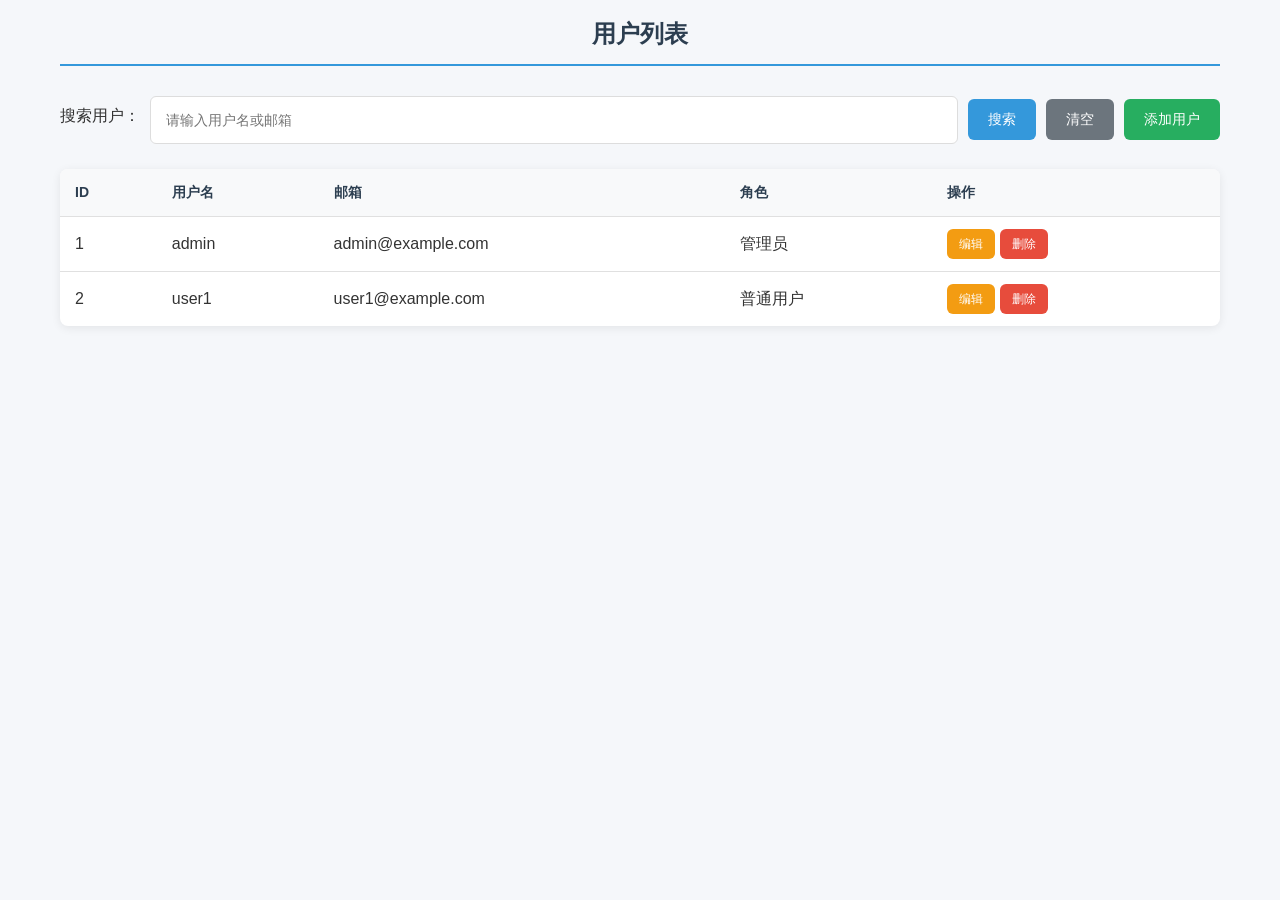
<file: user.html>
<!DOCTYPE html>
<html lang="zh-CN">
<head>
    <meta charset="UTF-8">
    <meta name="viewport" content="width=device-width, initial-scale=1.0">
    <title>用户列表页面</title>
    <!-- Bootstrap CSS -->
    <link rel="stylesheet" href="bootstrap-4.6.2-dist/css/bootstrap.min.css">
    <link rel="stylesheet" href="css/user.css">
    <!-- jQuery -->
    <script src="js/jquery-3.7.1.min.js"></script>
    <!-- Bootstrap JS -->
    <script src="bootstrap-4.6.2-dist/js/bootstrap.bundle.min.js"></script>
</head>
<body>
    <div class="container">
        <!-- 页面标题 -->
        <h1 class="page-title">用户列表</h1>

        <!-- 搜索与操作区域 -->
        <div class="search-section">
            <label for="search-input">搜索用户：</label>
            <input type="text" id="search-input" placeholder="请输入用户名或邮箱">
            <button id="search-btn" class="btn btn-primary">搜索</button>
            <button id="clear-btn" class="btn btn-secondary">清空</button>
            <a href="./userAdd.html" class="btn btn-success">添加用户</a>
        </div>

        <!-- 用户表格 -->
        <div class="table-container">
            <table id="user-table">
                <thead>
                    <tr>
                        <th>ID</th>
                        <th>用户名</th>
                        <th>邮箱</th>
                        <th>角色</th>
                        <th>操作</th>
                    </tr>
                </thead>
                <tbody>
                    <!-- 用户信息动态渲染 -->
                </tbody>
            </table>
        </div>
    </div>

    <script>
        /**
         * 用户数据结构（每条记录包含以下字段）:
         *
         * {
         *   id: number,         // 唯一标识符，自增整数
         *   username: string,   // 用户名，用于登录和显示
         *   email: string,      // 邮箱地址，用于联系和搜索过滤
         *   role: string        // 角色名称，如 "管理员"、"普通用户"
         * }
         *
         * 所有用户数据以 JSON 数组形式存储在 localStorage 的 "users" 键中。
         * 若 localStorage 中无数据，则使用下方的默认模拟数据初始化。
         */

        $(document).ready(function () {

            // ============================================================
            // 1. 缓存 jQuery 选择器，避免重复查询 DOM，提升性能
            // ============================================================
            const $tableBody   = $('#user-table tbody');
            const $searchInput = $('#search-input');
            const $searchBtn   = $('#search-btn');
            const $clearBtn    = $('#clear-btn');

            // ============================================================
            // 2. 用户数据：先定义默认模拟数据，再从 localStorage 读取
            //    若读取失败（数据损坏/不存在），则回退到默认数据并写入 localStorage
            // ============================================================
            const defaultUsers = [
                { id: 1, username: "admin", email: "admin@example.com", role: "管理员" },
                { id: 2, username: "user1", email: "user1@example.com", role: "普通用户" }
            ];

            // users 需要被重新赋值（从 localStorage 加载或删除时过滤），因此使用 let
            let users;

            // 使用 try/catch 包裹 localStorage 操作，防止用户隐私模式或存储满时抛出异常
            try {
                const storedUsers = localStorage.getItem('users');
                if (storedUsers) {
                    // localStorage 中存在数据，解析 JSON 并赋值
                    users = JSON.parse(storedUsers);
                } else {
                    // 无数据时使用默认模拟数据，并写入 localStorage 完成初始化
                    users = defaultUsers;
                    localStorage.setItem('users', JSON.stringify(users));
                }
            } catch (e) {
                // 解析失败或存储异常时，回退到默认数据并在控制台输出错误信息，方便调试
                console.error('从 localStorage 读取用户数据失败:', e);
                users = defaultUsers;
            }

            // ============================================================
            // 3. 渲染用户表格 —— 使用 jQuery DOM 创建方式，杜绝 XSS 风险
            //    不再使用字符串拼接 innerHTML，所有用户输入字段通过 .text() 设置
            // ============================================================
            function renderUsers(usersList) {
                // 清空表格体
                $tableBody.empty();

                // 遍历用户列表，逐行构建 DOM
                usersList.forEach(function (user) {
                    const $row = $('<tr>'); // 创建行

                    // 创建各列，使用 .text() 安全设置内容，防止 XSS
                    const $tdId   = $('<td>').text(user.id);
                    const $tdName = $('<td>').text(user.username);
                    const $tdMail = $('<td>').text(user.email);
                    const $tdRole = $('<td>').text(user.role);

                    // 操作列：编辑按钮与删除按钮，通过 data-id 属性存放用户 ID
                    const $tdActions = $('<td>');
                    $tdActions.append(
                        $('<button>')
                            .addClass('btn btn-edit')
                            .attr('data-id', user.id)
                            .text('编辑')
                    );
                    $tdActions.append(
                        $('<button>')
                            .addClass('btn btn-delete')
                            .attr('data-id', user.id)
                            .text('删除')
                    );

                    // 将所有列追加到行中
                    $row.append($tdId, $tdName, $tdMail, $tdRole, $tdActions);

                    // 将完整的行追加到表格体
                    $tableBody.append($row);
                });
            }

            // 首次渲染：将当前用户数据展示到表格
            renderUsers(users);

            // ============================================================
            // 4. 搜索功能 —— 支持点击搜索按钮 与 输入框实时过滤
            //    根据用户名、邮箱、角色进行模糊匹配（不区分大小写）
            // ============================================================
            function performSearch() {
                // 获取搜索词，转为小写并去除首尾空格
                const searchTerm = $searchInput.val().toLowerCase().trim();

                if (searchTerm === '') {
                    // 搜索词为空时展示全部用户
                    renderUsers(users);
                } else {
                    // 筛选匹配的用户
                    const filteredUsers = users.filter(function (user) {
                        return user.username.toLowerCase().includes(searchTerm) ||
                               user.email.toLowerCase().includes(searchTerm) ||
                               user.role.toLowerCase().includes(searchTerm);
                    });
                    // 渲染过滤后的结果
                    renderUsers(filteredUsers);
                }
            }

            // 点击"搜索"按钮触发搜索
            $searchBtn.on('click', function () {
                performSearch();
            });

            // 输入框内容变化时实时过滤（即时搜索体验）
            $searchInput.on('input', function () {
                performSearch();
            });

            // 点击"清空"按钮：清空输入框并恢复显示全部用户
            $clearBtn.on('click', function () {
                $searchInput.val('');
                renderUsers(users);
            });

            // ============================================================
            // 5. 编辑与删除操作 —— 使用 jQuery 事件委托
            //    通过 $(document).on(...) 绑定事件，不再使用全局 window 函数
            //    和行内 onclick 属性，保持全局作用域干净
            // ============================================================

            // 编辑用户：点击 .btn-edit 按钮时，跳转到编辑页面并携带用户 ID
            $(document).on('click', '.btn-edit', function () {
                const id = $(this).data('id'); // 从 data-id 属性获取用户 ID

                if (window.self !== window.top) {
                    // 当前页面在 iframe 中时，修改父级 main 框架的地址
                    window.parent.frames['main'].location.href = 'userEdit.html?id=' + id;
                } else {
                    // 独立浏览时直接跳转
                    window.location.href = 'userEdit.html?id=' + id;
                }
            });

            // 删除用户：点击 .btn-delete 按钮时，弹出确认框后从数据中移除并更新存储
            $(document).on('click', '.btn-delete', function () {
                const id = $(this).data('id'); // 从 data-id 属性获取用户 ID

                // 确认对话框，防止误删
                if (!confirm('确定要删除这个用户吗？')) {
                    return;
                }

                // 过滤掉被删除的用户
                users = users.filter(function (user) {
                    return user.id !== id;
                });

                // 将更新后的用户数组保存回 localStorage
                try {
                    localStorage.setItem('users', JSON.stringify(users));
                } catch (e) {
                    console.error('删除用户后保存到 localStorage 失败:', e);
                }

                // 重新渲染表格，反映删除后的数据
                renderUsers(users);
            });

        });
    </script>
</body>
</html>
</file>
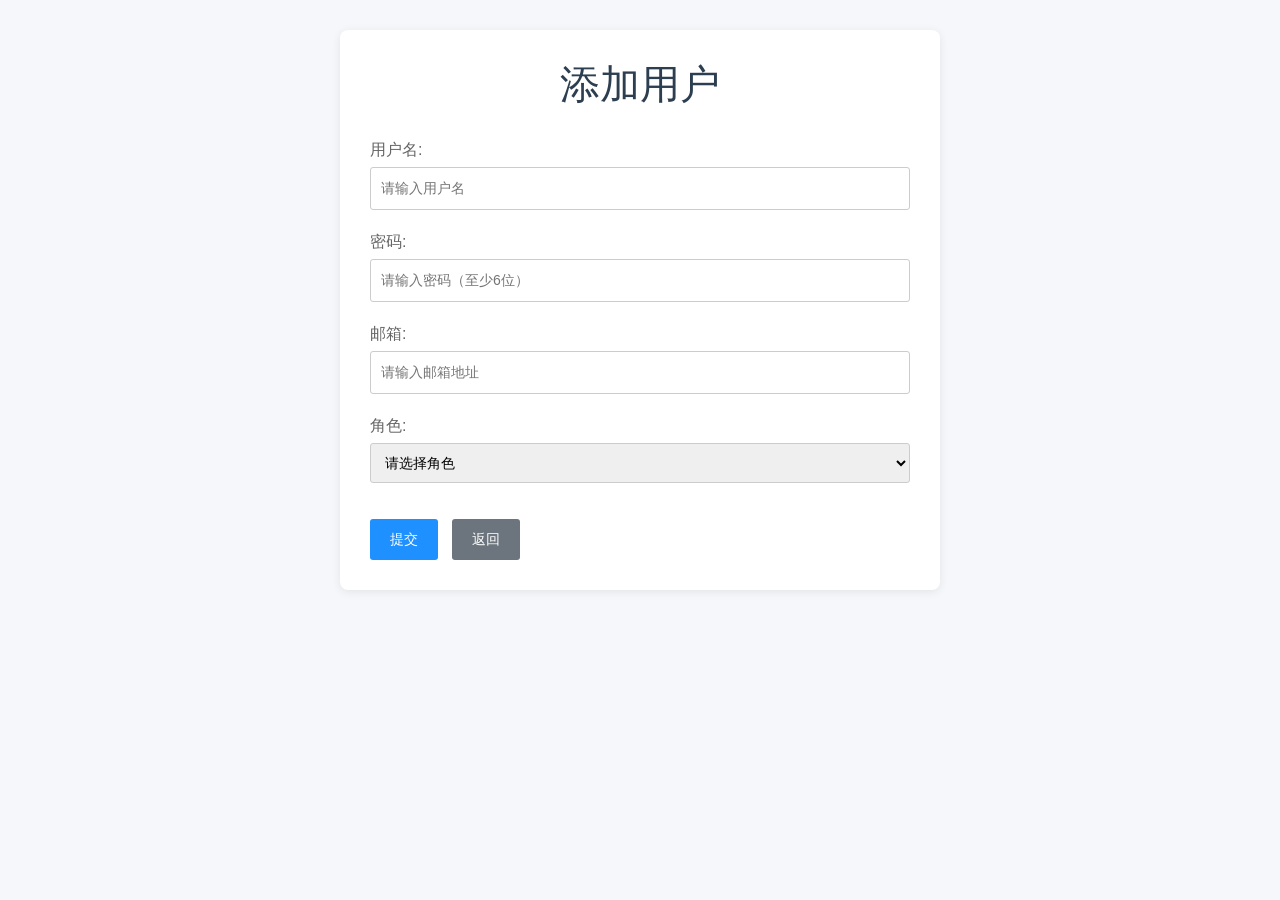
<file: userAdd.html>
<!DOCTYPE html>
<html lang="zh-CN">
<head>
    <meta charset="UTF-8">
    <meta name="viewport" content="width=device-width, initial-scale=1.0">
    <title>添加用户页面</title>
    <!-- Bootstrap CSS -->
    <link rel="stylesheet" href="bootstrap-4.6.2-dist/css/bootstrap.min.css">
    <link rel="stylesheet" href="css/userAdd.css">
    <!-- jQuery -->
    <script src="js/jquery-3.7.1.min.js"></script>
    <!-- Bootstrap JS -->
    <script src="bootstrap-4.6.2-dist/js/bootstrap.bundle.min.js"></script>
</head>
<body>
    <div class="container">
        <!-- 页面标题 -->
        <h1>添加用户</h1>

        <!--
            数据流概述（data flow）：
            1. 用户填写表单 → 点击提交
            2. getFormData() 从 DOM 读取表单字段值，组装成 data 对象
            3. validate(data) 对 data 做客户端校验（非空、长度、邮箱格式、角色必选）
            4. 从 localStorage 读取现有用户数组，执行 duplicate check（用户名唯一）
            5. generateId() 为新用户分配自增 ID
            6. 将新用户对象 push 到数组中，通过 localStorage.setItem() 持久化
            7. window.location.href 跳转回用户列表页（./user.html）
        -->

        <!-- 添加用户表单 -->
        <form id="user-form" autocomplete="off">
            <div class="form-group">
                <label for="username">用户名:</label>
                <input type="text" id="username" name="username" placeholder="请输入用户名" required>
                <span class="error" id="username-error" role="alert"></span>
            </div>

            <div class="form-group">
                <label for="password">密码:</label>
                <input type="password" id="password" name="password" placeholder="请输入密码（至少6位）" required>
                <span class="error" id="password-error" role="alert"></span>
            </div>

            <div class="form-group">
                <label for="email">邮箱:</label>
                <input type="email" id="email" name="email" placeholder="请输入邮箱地址" required>
                <span class="error" id="email-error" role="alert"></span>
            </div>

            <div class="form-group">
                <label for="role">角色:</label>
                <select id="role" name="role" required>
                    <option value="">请选择角色</option>
                    <option value="管理员">管理员</option>
                    <option value="普通用户">普通用户</option>
                </select>
                <span class="error" id="role-error" role="alert"></span>
            </div>

            <button type="submit" class="btn btn-primary">提交</button>
            <button type="button" class="btn btn-secondary" id="btn-back">返回</button>
        </form>
    </div>

    <script>
        $(function () {
            // =========================================================================
            // 1. DOM 缓存（caching jQuery selectors）
            //    将所有需要重复使用的 jQuery 对象缓存为常量，避免每次操作都重新查询 DOM。
            //    - $form:            表单元素
            //    - $username:        用户名输入框
            //    - $password:        密码输入框
            //    - $email:           邮箱输入框
            //    - $role:            角色下拉框
            //    - $btnBack:         返回按钮
            //    - $errors:          错误提示 span 集合（键名与字段对应，便于集中清空）
            // =========================================================================
            const $form     = $('#user-form');
            const $username = $('#username');
            const $password = $('#password');
            const $email    = $('#email');
            const $role     = $('#role');
            const $btnBack  = $('#btn-back');
            const $errors   = {
                username: $('#username-error'),
                password: $('#password-error'),
                email:    $('#email-error'),
                role:     $('#role-error')
            };

            // 邮箱正则：要求 @ 前后至少一个非空字符，TLD（顶级域名）部分至少 2 个字符
            const EMAIL_REGEX = /^[^\s@]+@[^\s@]+\.[^\s@]{2,}$/;

            // =========================================================================
            // 2. 工具函数：清空所有错误提示
            //    遍历 $errors 对象，将所有 span 的文本置空。
            // =========================================================================
            function clearErrors() {
                $errors.username.text('');
                $errors.password.text('');
                $errors.email.text('');
                $errors.role.text('');
            }

            // =========================================================================
            // 3. 工具函数：从表单读取数据
            //    收集各输入字段的当前值，trim 后返回纯对象。
            //    注意：密码在此处以明文读取，详见下方 TODO。
            // =========================================================================
            function getFormData() {
                return {
                    username: $username.val().trim(),
                    password: $password.val().trim(),
                    email:    $email.val().trim(),
                    role:     $role.val()
                };
            }

            // =========================================================================
            // 4. 表单验证
            //    规则：
            //    - 用户名：不能为空
            //    - 密码：  不能为空且长度 >= 6
            //    - 邮箱：  不能为空且匹配 EMAIL_REGEX
            //    - 角色：  必须选择一项
            //    返回 true（全部通过）或 false（有字段不合法）。
            // =========================================================================
            function validate(data) {
                let isValid = true;

                if (!data.username) {
                    $errors.username.text('用户名不能为空');
                    isValid = false;
                }

                if (!data.password || data.password.length < 6) {
                    $errors.password.text('密码不能为空且至少6位');
                    isValid = false;
                }

                if (!data.email || !EMAIL_REGEX.test(data.email)) {
                    $errors.email.text('请输入有效的邮箱地址');
                    isValid = false;
                }

                if (!data.role) {
                    $errors.role.text('请选择角色');
                    isValid = false;
                }

                return isValid;
            }

            // =========================================================================
            // 5. ID 生成
            //    从现有用户数组中取出最大的 id，在其基础上 +1 作为新用户 ID。
            //    若数组为空则从 1 开始。
            // =========================================================================
            function generateId(users) {
                if (!users || users.length === 0) {
                    return 1;
                }
                const maxId = Math.max(...users.map(function (u) { return u.id; }));
                return maxId + 1;
            }

            // =========================================================================
            // 6. 表单提交处理（核心流程）
            //    - 阻止表单默认提交行为
            //    - 清空上次的错误提示
            //    - 获取表单数据 → 验证 → 读取 localStorage → 查重 → 写入 → 跳转
            // =========================================================================
            $form.on('submit', function (e) {
                e.preventDefault();
                clearErrors();

                const data = getFormData();

                // 客户端校验
                if (!validate(data)) {
                    return;
                }

                // =================================================================
                // TODO: 密码安全警告
                // 当前密码以明文形式存入 localStorage，这在生产环境中是严重的安全隐患。
                // 建议改进：
                //   1. 使用 bcrypt / scrypt / PBKDF2 等算法在前端做哈希；
                //   2. 更佳方案：密码通过 HTTPS 提交到后端，由服务端加盐哈希后存储；
                //   3. localStorage 本身不应存储任何敏感凭证。
                // 实现前端哈希时，可引入 crypto-js 等库，例如：
                //   const hashedPassword = CryptoJS.SHA256(data.password).toString();
                // =================================================================

                // 从 localStorage 读取现有用户列表（带异常保护）
                let users;
                try {
                    users = JSON.parse(localStorage.getItem('users') || '[]');
                } catch (parseErr) {
                    console.error('读取用户数据失败，将使用空列表。', parseErr);
                    users = [];
                }

                // 重复检查：用户名是否已存在
                const isDuplicate = users.some(function (u) {
                    return u.username === data.username;
                });
                if (isDuplicate) {
                    $errors.username.text('用户名已存在');
                    return;
                }

                // 构造新用户对象并加入列表
                const newUser = {
                    id:       generateId(users),
                    username: data.username,
                    email:    data.email,
                    role:     data.role,
                    // TODO: 哈希后存储 —— 当前直接存明文密码仅供演示，切勿用于生产环境
                    password: data.password
                };
                users.push(newUser);

                // 写回 localStorage（带异常保护）
                try {
                    localStorage.setItem('users', JSON.stringify(users));
                } catch (storageErr) {
                    console.error('保存用户数据失败。', storageErr);
                    alert('保存失败，请重试。');
                    return;
                }

                // 跳转回用户列表页面
                window.location.href = './user.html';
            });

            // =========================================================================
            // 7. 返回按钮：点击后直接跳转到用户列表页
            // =========================================================================
            $btnBack.on('click', function () {
                window.location.href = './user.html';
            });
        });
    </script>
</body>
</html>
</file>
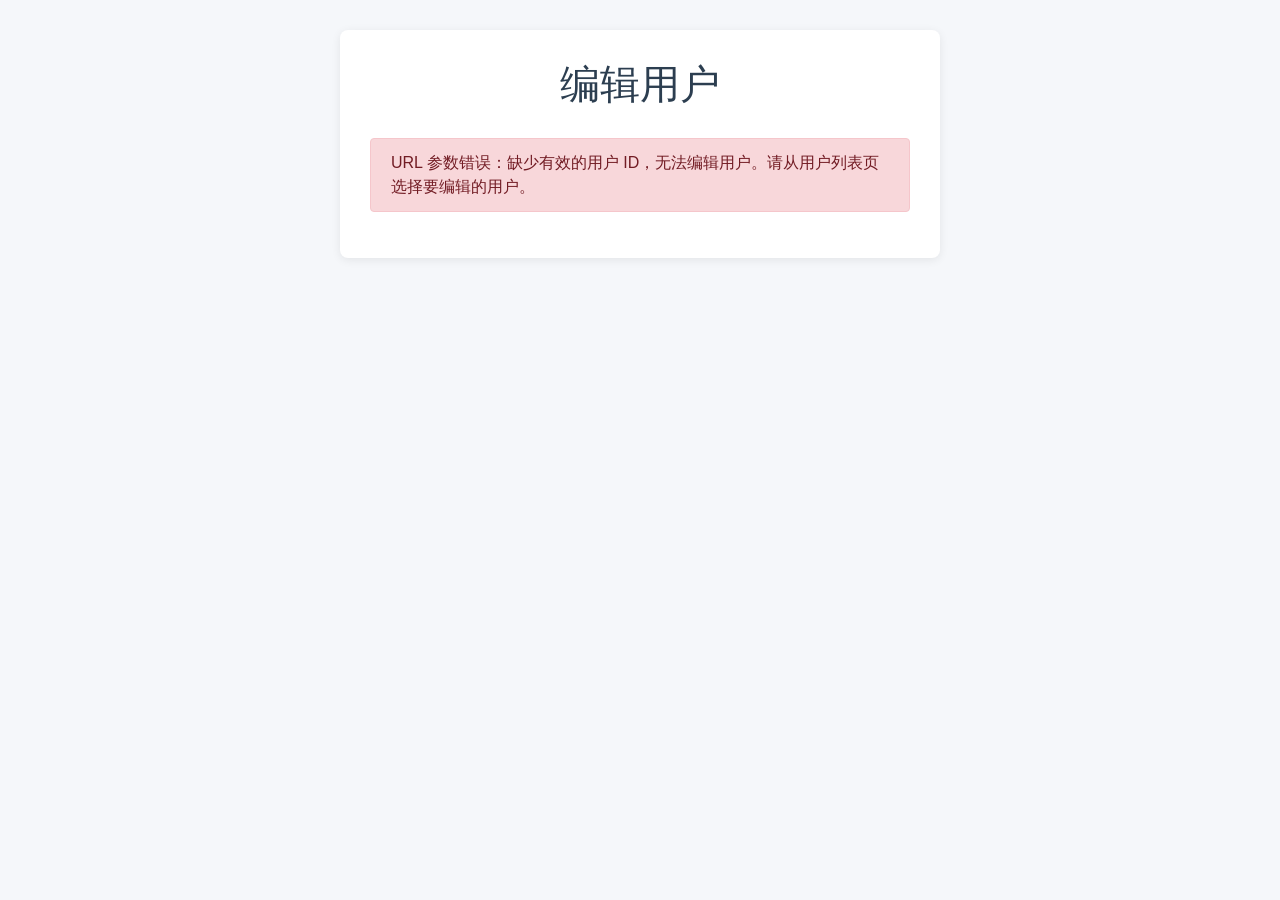
<file: userEdit.html>
<!DOCTYPE html>
<html lang="zh-CN">
<head>
    <meta charset="UTF-8">
    <meta name="viewport" content="width=device-width, initial-scale=1.0">
    <title>编辑用户页面</title>
    <!-- Bootstrap CSS -->
    <link rel="stylesheet" href="bootstrap-4.6.2-dist/css/bootstrap.min.css">
    <link rel="stylesheet" href="css/userAdd.css">
    <!-- jQuery -->
    <script src="js/jquery-3.7.1.min.js"></script>
    <!-- Bootstrap JS -->
    <script src="bootstrap-4.6.2-dist/js/bootstrap.bundle.min.js"></script>
</head>
<body>
    <div class="container">
        <!-- 页面标题 -->
        <h1>编辑用户</h1>

        <!--
            页面级错误提示区域：
            当 URL 中的用户 ID 无效或目标用户在 localStorage 中找不到时，
            在此以行内提示方式展示错误信息，替代原始的 alert 弹窗。
            这样做的好处：
            - 不会打断用户的操作流程
            - 屏幕阅读器可以正确读出错误内容（role="alert"）
            - 样式可以与页面整体保持一致（使用 Bootstrap 的 alert-danger）
        -->
        <div id="page-error" class="alert alert-danger" role="alert" style="display:none;"></div>

        <!--
            编辑用户表单
            - novalidate：禁用浏览器默认的 HTML5 表单验证，全部交由脚本统一处理，
              以确保错误信息样式和定位方式一致
            - aria-label：为屏幕阅读器提供表单用途说明
        -->
        <form id="user-form" aria-label="编辑用户表单" novalidate>
            <!--
                隐藏字段：存储用户 ID，用户不可见也不可编辑，
                但在提交时需要携带此值以便在数组中定位目标用户
            -->
            <input type="hidden" id="user-id" name="id">

            <label for="username">用户名:</label>
            <input type="text" id="username" name="username" required
                   aria-required="true" aria-describedby="username-error"
                   autocomplete="username">
            <!--
                role="alert" 让屏幕阅读器在错误文本被填充时立即读出，
                aria-describedby 将该错误信息与输入字段建立关联
            -->
            <span class="error" id="username-error" role="alert"></span>

            <label for="email">邮箱:</label>
            <input type="email" id="email" name="email" required
                   aria-required="true" aria-describedby="email-error"
                   autocomplete="email">
            <span class="error" id="email-error" role="alert"></span>

            <!--
                可选密码字段：
                - 如果用户想修改密码，在此输入新密码
                - 如果留空，更新时将保持原有密码不变
                - autocomplete="new-password" 可避免浏览器自动填入当前登录密码
            -->
            <label for="password">新密码（留空则保持不变）:</label>
            <input type="password" id="password" name="password"
                   aria-describedby="password-hint password-error"
                   autocomplete="new-password"
                   placeholder="留空则保持原密码不变">
            <small id="password-hint" class="form-text text-muted">留空则保持原密码不变</small>
            <span class="error" id="password-error" role="alert"></span>

            <label for="role">角色:</label>
            <select id="role" name="role" required
                    aria-required="true" aria-describedby="role-error">
                <option value="">请选择角色</option>
                <option value="管理员">管理员</option>
                <option value="普通用户">普通用户</option>
            </select>
            <span class="error" id="role-error" role="alert"></span>

            <div class="form-actions" style="margin-top: 16px;">
                <button type="submit" class="btn btn-primary">保存</button>
                <button type="button" class="btn btn-secondary" id="btn-back">返回</button>
            </div>
        </form>
    </div>

    <script>
        /*
         * ============================================================================
         * 用户对象结构 (User Object Structure)
         * ============================================================================
         * 系统中所有用户数据以 JSON 数组形式存储在 localStorage 的 "users" 键下。
         * 每个数组元素为一个用户对象，其属性如下：
         *
         *   {
         *       id:       number,   // 用户唯一标识符（整数）
         *       username: string,   // 用户名，用于登录和唯一性校验
         *       email:    string,   // 邮箱地址
         *       role:     string,   // 角色，取值："管理员" | "普通用户"
         *       password: string    // (可选) 密码，旧数据可能不含此字段
         *   }
         *
         * 本页面（userEdit.html）负责：
         *   1. 从 URL 参数中读取待编辑用户的 ID
         *   2. 在 localStorage 中查找对应记录
         *   3. 将现有数据预填充到表单
         *   4. 接收用户的修改并执行表单验证
         *   5. 将更新后的数据写回 localStorage
         *   6. 根据运行环境（iframe 或顶层窗口）导航回用户列表页
         * ============================================================================
         */

        $(document).ready(function () {

            // ========================================================================
            // 一、缓存 jQuery 选择器
            //    将所有需要重复使用的 DOM 查询结果存储为变量，避免每次操作时
            //    重新遍历 DOM 树。这是一种简单但有效的性能优化手段。
            //    命名约定：以 $ 开头表示这是一个 jQuery 对象。
            // ========================================================================
            const $pageError   = $('#page-error');   // 页面级错误提示容器
            const $userForm    = $('#user-form');    // 用户编辑表单
            const $userId      = $('#user-id');      // 隐藏的用户 ID 字段
            const $username    = $('#username');     // 用户名输入框
            const $email       = $('#email');        // 邮箱输入框
            const $password    = $('#password');     // 新密码输入框（可选）
            const $role        = $('#role');         // 角色下拉框
            const $usernameErr = $('#username-error'); // 用户名错误提示
            const $emailErr    = $('#email-error');    // 邮箱错误提示
            const $passwordErr = $('#password-error'); // 密码错误提示
            const $roleErr     = $('#role-error');     // 角色错误提示
            const $btnBack     = $('#btn-back');       // 返回按钮

            // ========================================================================
            // 二、解析 URL 查询参数
            //    使用浏览器内置的 URLSearchParams API 解析当前页面 URL 中
            //    "?" 后面的查询字符串。
            //
            //    示例：页面地址为 userEdit.html?id=3
            //    → window.location.search 返回 "?id=3"
            //    → urlParams.get('id') 返回字符串 "3"
            //    → parseInt("3", 10) 返回整数 3
            //
            //    第二个参数 10 指定以十进制解析，防止以 "0" 开头的字符串
            //    被误解析为八进制（旧版浏览器的 parseInt 行为）。
            //    如果 URL 中没有 id 参数，parseInt(undefined) 返回 NaN，
            //    NaN 做布尔判断为 false，因此下面的 if 条件会命中。
            // ========================================================================
            const urlParams = new URLSearchParams(window.location.search);
            const userId = parseInt(urlParams.get('id'), 10);

            // 如果未提供有效用户 ID，显示页面级错误并隐藏表单
            // （用户仍可通过"返回"按钮回到列表页）
            if (!userId) {
                $pageError.text('URL 参数错误：缺少有效的用户 ID，无法编辑用户。请从用户列表页选择要编辑的用户。').show();
                $userForm.hide();
                return;
            }

            // ========================================================================
            // 三、从 localStorage 读取并查找目标用户
            //     整个操作包裹在 try/catch 中，因为以下情况可能抛出异常：
            //     - localStorage 不可用（浏览器隐私模式可能禁用）
            //     - JSON 格式损坏（SyntaxError）
            //     - Storage 配额耗尽
            //     捕获异常后记录到控制台并向用户展示友好的错误信息，
            //     避免整个脚本崩溃导致页面无响应。
            // ========================================================================
            let users = [];
            let user = null;

            try {
                // 从 localStorage 读取 users 键对应的 JSON 字符串，
                // 若无数据则默认使用空数组字符串 '[]'
                const raw = localStorage.getItem('users') || '[]';
                users = JSON.parse(raw);

                // 防御性编程：确保解析结果是数组类型。
                // 如果由于某种原因存储了一个非数组值（如单个对象），
                // 重置为空数组以防止后续 .find() 等数组方法报错。
                if (!Array.isArray(users)) {
                    console.warn('localStorage 中 "users" 键的值不是数组，已重置为空数组。');
                    users = [];
                }
            } catch (e) {
                // 读取失败（如数据损坏）时记录错误详情，使用空数组回退
                console.error('从 localStorage 读取用户数据时发生异常：', e);
                $pageError.text('读取用户数据时发生错误，请刷新页面后重试。如果问题持续出现，请尝试清除浏览器数据。').show();
                $userForm.hide();
                return;
            }

            // 在用户数组中查找 ID 匹配的目标用户
            // Array.prototype.find() 返回第一个匹配的元素，若无匹配则返回 undefined
            user = users.find(function (u) {
                return u.id === userId;
            });

            // 未找到目标用户时的处理
            if (!user) {
                $pageError.text(
                    '未找到 ID 为 ' + userId + ' 的用户。该用户可能已被其他操作删除，' +
                    '请返回用户列表页查看最新数据。'
                ).show();
                $userForm.hide();
                return;
            }

            // ========================================================================
            // 四、表单数据预填充
            //     将查找到的用户数据回填到表单的各个输入控件中，
            //     让用户在现有数据基础上修改，提升用户体验。
            //
            //     密码字段不预填充 —— 出于安全考虑，不在页面上显示已有密码。
            //     如果用户想修改密码，直接填写新密码即可；
            //     如果留空，保存时将保留原密码不变。
            // ========================================================================
            $userId.val(user.id);           // 隐藏字段：用户 ID（不可编辑）
            $username.val(user.username);   // 用户名
            $email.val(user.email);         // 邮箱
            $role.val(user.role);           // 角色（下拉框自动选中匹配项）

            // ========================================================================
            // 五、表单提交事件处理
            //     包含完整的验证流程和数据更新逻辑。
            //     使用 .on('submit', ...) 而非 .submit(...)，
            //     便于后续可能的动态事件绑定扩展。
            // ========================================================================
            $userForm.on('submit', function (e) {
                e.preventDefault(); // 阻止浏览器默认的表单提交行为

                // --------------------------------------------------------------------
                // 5.1 清除上一次提交留下的错误提示和状态标记
                //     - 清空所有 .error 元素的文本内容
                //     - 移除所有字段上的 aria-invalid 属性（恢复为"有效"状态）
                // --------------------------------------------------------------------
                $('.error').text('');
                $userForm.find('[aria-invalid="true"]').removeAttr('aria-invalid');

                // 获取各字段的当前值
                const newUsername = $username.val().trim();
                const newEmail    = $email.val().trim();
                const newPassword = $password.val(); // 密码不去除首尾空格，因为密码本身可能包含空格
                const newRole     = $role.val();

                let hasError = false;

                // --------------------------------------------------------------------
                // 5.2 用户名验证
                //     - 规则一：不能为空
                //     - 规则二：不能与数组中其他用户的用户名重复
                //       （查找时排除当前用户自身，即 u.id !== userId）
                // --------------------------------------------------------------------
                if (!newUsername) {
                    $usernameErr.text('用户名不能为空');
                    $username.attr('aria-invalid', 'true');
                    hasError = true;
                } else {
                    // 检查是否存在其他用户使用了相同的用户名
                    const dupUser = users.find(function (u) {
                        return u.username === newUsername && u.id !== userId;
                    });
                    if (dupUser) {
                        $usernameErr.text('用户名 "' + newUsername + '" 已被占用，请使用其他用户名');
                        $username.attr('aria-invalid', 'true');
                        hasError = true;
                    }
                }

                // --------------------------------------------------------------------
                // 5.3 邮箱格式验证
                //     - 正则 ^[^\s@]+@[^\s@]+\.[^\s@]+$ 匹配基本邮箱格式：
                //       本地部分@域名.顶级域
                //     - 不能为空
                // --------------------------------------------------------------------
                const emailRegex = /^[^\s@]+@[^\s@]+\.[^\s@]+$/;
                if (!newEmail || !emailRegex.test(newEmail)) {
                    $emailErr.text('请输入有效的邮箱地址');
                    $email.attr('aria-invalid', 'true');
                    hasError = true;
                }

                // --------------------------------------------------------------------
                // 5.4 密码验证（可选字段）
                //     - 如果用户填写了新密码，需要满足最低长度要求（6 位）
                //     - 如果留空，表示"保持原密码不变"，跳过验证
                // --------------------------------------------------------------------
                if (newPassword.length > 0 && newPassword.length < 6) {
                    $passwordErr.text('密码长度不能少于 6 位');
                    $password.attr('aria-invalid', 'true');
                    hasError = true;
                }

                // --------------------------------------------------------------------
                // 5.5 角色验证
                //     - 必须选择一个有效角色（不能是占位符空值）
                // --------------------------------------------------------------------
                if (!newRole) {
                    $roleErr.text('请选择用户角色');
                    $role.attr('aria-invalid', 'true');
                    hasError = true;
                }

                // 如果任何一个验证未通过，终止提交流程
                if (hasError) return;

                // --------------------------------------------------------------------
                // 5.6 定位用户并构建更新后的数据对象
                //     在 users 数组中找到目标用户的索引位置，
                //     然后创建一个包含更新后字段的新对象替换该位置。
                //
                //     密码处理逻辑：
                //     - 如果用户填写了新密码 → 使用新密码
                //     - 如果用户留空 → 保留原有密码（若存在）
                //     - 如果用户留空且原数据也无密码 → 不设置 password 字段
                // --------------------------------------------------------------------
                const userIndex = users.findIndex(function (u) {
                    return u.id === userId;
                });

                if (userIndex === -1) {
                    // 极端情况：在填写表单期间，用户被其他标签页删除了
                    $pageError.text('该用户在编辑过程中已被删除，请返回列表页查看。').show();
                    $userForm.hide();
                    return;
                }

                const updatedUser = {
                    id: userId,
                    username: newUsername,
                    email: newEmail,
                    role: newRole,
                    // 密码：优先使用新密码；若留空则保留原有密码
                    password: newPassword.length > 0
                        ? newPassword
                        : (users[userIndex].password || undefined)
                };

                // 如果最终 password 为 undefined，删除该属性以保持数据整洁
                if (updatedUser.password === undefined) {
                    delete updatedUser.password;
                }

                users[userIndex] = updatedUser;

                // --------------------------------------------------------------------
                // 5.7 将更新后的用户数组序列化并写入 localStorage
                //     try/catch 保护写入操作：Storage 配额满、浏览器隐私模式等
                //     场景可能导致写入失败。
                // --------------------------------------------------------------------
                try {
                    localStorage.setItem('users', JSON.stringify(users));
                } catch (e) {
                    console.error('将用户数据写入 localStorage 时发生异常：', e);
                    $pageError.text('保存失败：无法写入本地存储。请检查浏览器存储空间，或尝试关闭隐私模式后重试。').show();
                    return;
                }

                // 保存成功后导航回用户列表页面
                goBack();
            });

            // ========================================================================
            // 六、返回按钮点击事件
            //     原代码中返回按钮缺少点击处理，此处显式绑定 goBack 函数。
            // ========================================================================
            $btnBack.on('click', function () {
                goBack();
            });
        });

        // ============================================================================
        // 七、返回用户列表页的导航函数
        //
        //    本系统采用 frameset 布局（由 index.html 定义），左侧为导航菜单，
        //    右侧为主内容区（框架名称为 "main"）。在编辑/添加用户等子页面中，
        //    需要准确导航回 user.html 用户列表页。
        //
        //    iframe 检测逻辑详解：
        //
        //      window.self
        //        → 始终指向当前执行上下文的 Window 对象。
        //          在顶层窗口中，它指向浏览器标签页的窗口；
        //          在 iframe 中，它指向该 iframe 自身的窗口。
        //
        //      window.top
        //        → 指向当前浏览上下文中最顶层（根）的 Window 对象，
        //          即浏览器标签页的主窗口。
        //
        //      window.self !== window.top
        //        → 如果结果为 true，说明当前页面被嵌入在 iframe 或嵌套框架中；
        //          如果为 false，说明当前页面就是顶层窗口。
        //
        //    在不同环境中的导航策略：
        //
        //      iframe 中（self !== top）：
        //        通过 window.parent 获取父窗口，再用 .frames['main']
        //        定位到名为 "main" 的框架，修改其 location.href 实现
        //        在父页面的指定框架区域内加载目标页面。
        //        这样做可以保证用户不会脱离整体布局框架。
        //
        //      顶层窗口中（self === top）：
        //        直接修改 window.location.href 进行整页跳转。
        //        这可能发生在用户直接在新标签页中打开了本页面的 URL。
        // ============================================================================
        function goBack() {
            // 判断是否运行在 iframe 中
            if (window.self !== window.top) {
                // 运行在 iframe 中：
                // window.parent 是父窗口，frames['main'] 是父窗口中名为 "main" 的框架
                // 修改该框架的 location 以在右侧主内容区加载用户列表页
                window.parent.frames['main'].location.href = 'user.html';
            } else {
                // 运行在顶层窗口（如独立标签页中打开），直接跳转
                window.location.href = 'user.html';
            }
        }
    </script>
</body>
</html>
</file>
<file: css/8-6.css>
body {
    background-color: #f8f9fa;
    font-family: 'Microsoft YaHei', sans-serif;
}
.nav-tabs {
    border-bottom: 2px solid #dee2e6;
    background-color: white;
    border-radius: 5px 5px 0 0;
    padding: 10px 20px 0;
    box-shadow: 0 2px 4px rgba(0,0,0,0.1);
}
.nav-link {
    color: #495057;
    font-weight: 500;
    padding: 10px 25px;
    border: 1px solid transparent;
    border-bottom: none;
    border-radius: 5px 5px 0 0;
    transition: all 0.3s ease;
}
.nav-link:hover {
    color: #007bff;
    background-color: #e9ecef;
}
.nav-link.active {
    color: #007bff;
    background-color: white;
    border-color: #dee2e6 #dee2e6 white;
    font-weight: 600;
}
.tab-content {
    background-color: white;
    border: 1px solid #dee2e6;
    border-top: none;
    border-radius: 0 0 5px 5px;
    padding: 30px;
    box-shadow: 0 2px 4px rgba(0,0,0,0.1);
    min-height: 300px;
}
.tab-pane {
    animation: fadeIn 0.3s ease-in-out;
}
@keyframes fadeIn {
    from { opacity: 0; transform: translateY(10px); }
    to { opacity: 1; transform: translateY(0); }
}
.content-title {
    color: #007bff;
    font-size: 24px;
    font-weight: 600;
    margin-bottom: 20px;
    padding-bottom: 10px;
    border-bottom: 2px solid #007bff;
}
.content-text {
    color: #6c757d;
    line-height: 1.8;
    font-size: 16px;
}
.feature-list {
    list-style: none;
    padding: 0;
}
.feature-list li {
    padding: 10px 0;
    border-bottom: 1px solid #e9ecef;
}
.feature-list li:before {
    content: "✓ ";
    color: #28a745;
    font-weight: bold;
    margin-right: 10px;
}
.container-custom {
    max-width: 1200px;
    margin: 0 auto;
    padding: 20px;
}
</file>
<file: css/8-7.css>
body {
    background-color: #f8f9fa;
    font-family: 'Microsoft YaHei', sans-serif;
}
.nav-pills {
    background-color: white;
    border-radius: 50px;
    padding: 5px;
    box-shadow: 0 2px 4px rgba(0,0,0,0.1);
    display: inline-flex;
}
.nav-link {
    color: #495057;
    font-weight: 500;
    padding: 10px 30px;
    border-radius: 50px;
    transition: all 0.3s ease;
    margin: 0 5px;
}
.nav-link:hover {
    color: #007bff;
    background-color: #e9ecef;
}
.nav-link.active {
    color: white;
    background-color: #007bff;
    font-weight: 600;
    box-shadow: 0 2px 8px rgba(0,123,255,0.3);
}
.tab-content {
    background-color: white;
    border: 1px solid #dee2e6;
    border-radius: 10px;
    padding: 30px;
    box-shadow: 0 2px 4px rgba(0,0,0,0.1);
    min-height: 300px;
    margin-top: 20px;
}
.tab-pane {
    animation: fadeIn 0.3s ease-in-out;
}
@keyframes fadeIn {
    from { opacity: 0; transform: translateY(10px); }
    to { opacity: 1; transform: translateY(0); }
}
.content-title {
    color: #007bff;
    font-size: 24px;
    font-weight: 600;
    margin-bottom: 20px;
    padding-bottom: 10px;
    border-bottom: 2px solid #007bff;
}
.content-text {
    color: #6c757d;
    line-height: 1.8;
    font-size: 16px;
}
.feature-list {
    list-style: none;
    padding: 0;
}
.feature-list li {
    padding: 10px 0;
    border-bottom: 1px solid #e9ecef;
}
.feature-list li:before {
    content: "✓ ";
    color: #28a745;
    font-weight: bold;
    margin-right: 10px;
}
.container-custom {
    max-width: 1200px;
    margin: 0 auto;
    padding: 20px;
    text-align: center;
}
.nav-container {
    display: flex;
    justify-content: center;
    margin-bottom: 20px;
}
</file>
<file: css/bookAdd.css>
/* 全局样式 */
body {
    font-family: Arial, sans-serif;
    margin: 0;
    padding: 30px;
}

/* 页面容器 */
.container {
    width: calc(100vw - 250px);
}

/* 页面标题 */
h1 {
    text-align: left;
    color: black;
}

/* 表单标签 */
form label {
    display: block;
    margin-bottom: 5px;
    margin-top: 20px;
    color: #666666;
}

/* 表单输入框和下拉框 */
form input[type="text"], form input[type="number"],
form select, form input[type="file"] {
    width: 100%;
    padding: 10px;
    border: 1px solid #cccccc;
    border-radius: 3px;
}

/* 提交按钮 */
form button {
    background-color: dodgerblue;
    color: white;
    padding: 10px 20px;
    border: none;
    border-radius: 3px;
    margin-top: 20px;
}

/* 按钮 hover 效果 */
.hover {
    background-color: royalblue;
}

/* 错误提示信息 */
.error {
    color: red;
}
</file>
<file: css/category.css>
/* 容器基础样式 */
.modal {
    display: none;
    position: fixed;
    z-index: 1;
    left: 0;
    top: 0;
    width: 100%;
    height: 100%;
    overflow: auto;
    background-color: rgba(0, 0, 0, 0.4);
}

/* 容器内容区域样式 */
.modal-content {
    background-color: #fefefe;
    margin: 15% auto;
    padding: 20px;
    border: 1px solid #888888;
    width: 30%;
}

/* 关闭按钮样式 */
.close {
    color: #aaaaaa;
    float: right;
    font-size: 28px;
    font-weight: bold;
}

.close:hover, .close:focus {
    color: black;
    text-decoration: none;
    cursor: pointer;
}
/* 添加和编辑表单样式 */
#add-category-form, #edit-category-form{
    margin-top: 3px;
}
/* 单行文本框样式 */
#add-category-form input, #edit-category-form input{
    padding: 8px;
    margin-bottom: 10px;
}
#search-input{
    padding: 8px;
    margin-bottom: 10px;
}
/* 按钮样式 */
button {
    padding: 7px;
    margin-left: 10px;
}

/* 表格样式 */
#category-table {
    width: 100%;
    border-collapse: collapse;
    margin-top: 20px;
}

#category-table th, #category-table td {
    border: 1px solid #dddddd;
    padding: 8px;
    text-align: left;
}

#category-table th {
    background-color: #f2f2f2;
}

/* 编辑和删除按钮样式 */
.btn-edit {
    background-color: #f39c12;
    color: white;
    padding: 6px 10px;
    font-size: 12px;
    margin-right: 1px;
}

.btn-edit:hover {
    background-color: #e67e22;
}

.btn-delete {
    background-color: #e74c3c;
    color: white;
    padding: 6px 10px;
    font-size: 12px;
}

.btn-delete:hover {
    background-color: #c0392b;
}
</file>
<file: css/dashboard.css>
/* 全局样式 */
* {
  margin: 0;
  padding: 0;
  box-sizing: border-box;
}

body {
  font-family: "Segoe UI", Tahoma, Geneva, Verdana, sans-serif;
  background-color: #f5f7fa;
  color: #333;
  line-height: 1.6;
}

.container {
  max-width: 1300px;
  margin: 0 auto;
  padding: 20px;
}

/* 标题样式 */
.page-title {
  color: #2c3e50;
  font-size: 24px;
  font-weight: 600;
  margin-bottom: 30px;
  text-align: center;
  padding-bottom: 15px;
  border-bottom: 2px solid #3498db;
}

/* 顶部统计卡片行 */
.stats-row {
  display: flex;
  gap: 20px;
  margin-bottom: 30px;
}

.stat-card {
  flex: 1;
  background: white;
  border-radius: 10px;
  padding: 24px 20px;
  box-shadow: 0 2px 12px rgba(0, 0, 0, 0.08);
  display: flex;
  align-items: center;
  gap: 16px;
  transition: transform 0.3s ease, box-shadow 0.3s ease;
}

.stat-card:hover {
  transform: translateY(-4px);
  box-shadow: 0 6px 20px rgba(0, 0, 0, 0.12);
}

/* 统计卡片左侧图标 */
.stat-icon {
  width: 56px;
  height: 56px;
  border-radius: 12px;
  display: flex;
  align-items: center;
  justify-content: center;
  font-size: 26px;
  color: white;
  flex-shrink: 0;
}

.icon-books { background: linear-gradient(135deg, #3498db, #2980b9); }
.icon-orders { background: linear-gradient(135deg, #27ae60, #229954); }
.icon-users { background: linear-gradient(135deg, #f39c12, #e67e22); }
.icon-revenue { background: linear-gradient(135deg, #e74c3c, #c0392b); }

/* 统计卡片右侧文字 */
.stat-info .stat-num {
  font-size: 28px;
  font-weight: 700;
  color: #2c3e50;
}

.stat-info .stat-label {
  font-size: 13px;
  color: #95a5a6;
  margin-top: 2px;
}

/* 图表区域：两列布局 */
.charts-row {
  display: flex;
  gap: 20px;
  margin-bottom: 30px;
}

.chart-panel {
  flex: 1;
  background: white;
  border-radius: 10px;
  box-shadow: 0 2px 12px rgba(0, 0, 0, 0.08);
  padding: 20px;
  min-width: 0; /* 防止 flex 子项溢出 */
}

.chart-title {
  font-size: 16px;
  font-weight: 600;
  color: #2c3e50;
  margin-bottom: 16px;
  padding-left: 12px;
  border-left: 3px solid #3498db;
}

/* 图表容器：ECharts 需要明确的宽高 */
.chart-container {
  width: 100%;
  height: 380px;
}

/* 底部表格：最新订单快捷列表 */
.bottom-section {
  background: white;
  border-radius: 10px;
  box-shadow: 0 2px 12px rgba(0, 0, 0, 0.08);
  padding: 20px;
}

.bottom-title {
  font-size: 16px;
  font-weight: 600;
  color: #2c3e50;
  margin-bottom: 16px;
  padding-left: 12px;
  border-left: 3px solid #27ae60;
}

#recent-table {
  width: 100%;
  border-collapse: collapse;
  font-size: 13px;
}

#recent-table th,
#recent-table td {
  padding: 10px 14px;
  text-align: left;
  border-bottom: 1px solid #eee;
}

#recent-table th {
  background: #f8f9fa;
  font-weight: 600;
  color: #555;
}

#recent-table tr:hover {
  background: #f5f7fa;
}

#recent-table tr:last-child td {
  border-bottom: none;
}

/* 状态标签（与订单模块风格统一） */
.status-badge {
  display: inline-block;
  padding: 3px 10px;
  border-radius: 12px;
  font-size: 12px;
  font-weight: 500;
}

.status-pending { background: #fff3cd; color: #856404; }
.status-shipped { background: #cce5ff; color: #004085; }
.status-completed { background: #d4edda; color: #155724; }
.status-cancelled { background: #f8d7da; color: #721c24; }

/* 响应式 */
@media (max-width: 992px) {
  .charts-row {
    flex-direction: column;
  }

  .stats-row {
    flex-wrap: wrap;
    gap: 10px;
  }

  .stat-card {
    flex: 1 1 calc(50% - 10px);
    min-width: 150px;
  }

  .chart-container {
    height: 300px;
  }
}

@media (max-width: 576px) {
  .stat-card {
    flex: 1 1 100%;
  }

  .chart-container {
    height: 250px;
  }
}
</file>
<file: css/grade.css>
/* 全局样式 */
* {
  margin: 0;
  padding: 0;
  box-sizing: border-box;
}

body {
  font-family: "Segoe UI", Tahoma, Geneva, Verdana, sans-serif;
  background-color: #f5f7fa;
  color: #333;
  line-height: 1.6;
}

.container {
  max-width: 1200px;
  margin: 0 auto;
  padding: 20px;
}

/* 标题样式 */
.page-title {
  color: #2c3e50;
  font-size: 24px;
  font-weight: 600;
  margin-bottom: 30px;
  text-align: center;
  padding-bottom: 15px;
  border-bottom: 2px solid #3498db;
}

/* 搜索区域样式 */
.search-section {
  display: flex;
  gap: 10px;
  margin-bottom: 25px;
  align-items: center;
}

#search-input {
  flex: 1;
  padding: 12px 15px;
  border: 1px solid #ddd;
  border-radius: 6px;
  font-size: 14px;
  transition: all 0.3s ease;
}

#search-input:focus {
  outline: none;
  border-color: #3498db;
  box-shadow: 0 0 0 3px rgba(52, 152, 219, 0.1);
}

/* 按钮样式 */
.btn {
  padding: 10px 20px;
  border: none;
  border-radius: 6px;
  font-size: 14px;
  font-weight: 500;
  cursor: pointer;
  transition: all 0.3s ease;
}

.btn-primary {
  background-color: #3498db;
  color: white;
}

.btn-primary:hover {
  background-color: #2980b9;
  transform: translateY(-2px);
  box-shadow: 0 4px 12px rgba(52, 152, 219, 0.3);
}

.btn-success {
  background-color: #27ae60;
  color: white;
}

.btn-success:hover {
  background-color: #229954;
  transform: translateY(-2px);
  box-shadow: 0 4px 12px rgba(39, 174, 96, 0.3);
}

.btn-secondary {
  background-color: #6c757d;
  color: white;
}

.btn-secondary:hover {
  background-color: #5a6268;
  transform: translateY(-2px);
  box-shadow: 0 4px 12px rgba(108, 117, 125, 0.3);
}

.btn-edit {
  background-color: #f39c12;
  color: white;
  padding: 6px 10px;
  font-size: 12px;
  margin-right: 5px;
}

.btn-edit:hover {
  background-color: #e67e22;
}

.btn-delete {
  background-color: #e74c3c;
  color: white;
  padding: 6px 10px;
  font-size: 12px;
}

.btn-delete:hover {
  background-color: #c0392b;
}

/* 表格容器样式 */
.table-container {
  background-color: white;
  border-radius: 8px;
  box-shadow: 0 2px 10px rgba(0, 0, 0, 0.08);
  overflow: hidden;
}

/* 表格样式 */
#grade-table {
  width: 100%;
  border-collapse: collapse;
}

#grade-table th,
#grade-table td {
  padding: 12px 15px;
  text-align: left;
  border-bottom: 1px solid #e0e0e0;
}

#grade-table th {
  background-color: #f8f9fa;
  font-weight: 600;
  color: #2c3e50;
  font-size: 14px;
}

#grade-table tr:hover {
  background-color: #f5f7fa;
}

#grade-table tr:last-child td {
  border-bottom: none;
}

/* 弹窗样式 */
.modal {
  display: none;
  position: fixed;
  z-index: 1000;
  left: 0;
  top: 0;
  width: 100%;
  height: 100%;
  overflow: auto;
  background-color: rgba(0, 0, 0, 0.4);
}

.modal-content {
  background-color: #fefefe;
  margin: 10% auto;
  padding: 30px;
  border-radius: 8px;
  width: 400px;
}

.modal-content h3 {
  margin-bottom: 20px;
  color: #2c3e50;
  font-size: 18px;
  font-weight: 600;
}

.close {
  color: #aaa;
  float: right;
  font-size: 28px;
  font-weight: bold;
  line-height: 1;
}

.close:hover,
.close:focus {
  color: #333;
  text-decoration: none;
  cursor: pointer;
}

/* 表单样式 */
.form-group {
  margin-bottom: 15px;
}

.form-group label {
  display: block;
  margin-bottom: 5px;
  font-weight: 500;
  color: #555;
}

.form-group input {
  width: 100%;
  padding: 10px;
  border: 1px solid #ddd;
  border-radius: 4px;
  font-size: 14px;
}

.form-group input:focus {
  outline: none;
  border-color: #3498db;
  box-shadow: 0 0 0 2px rgba(52, 152, 219, 0.1);
}

/* 响应式 */
@media (max-width: 768px) {
  .search-section {
    flex-direction: column;
    align-items: stretch;
  }

  .btn {
    width: 100%;
  }

  .modal-content {
    width: 90%;
    margin: 20% auto;
  }
}
</file>
<file: css/login.css>
/* ======================================================
   登录页面样式 — 暖色书香主题
   ====================================================== */

/* ========== CSS 变量 ========== */
:root {
    --primary-dark: #1b2838;
    --primary: #2c3e50;
    --accent: #c8a96e;
    --accent-hover: #b8944f;
    --accent-light: rgba(200, 169, 110, 0.12);
    --text-primary: #2c3e50;
    --text-secondary: #7f8c8d;
    --text-muted: #bdc3c7;
    --bg-card: rgba(255, 255, 255, 0.97);
    --border-color: #e8ecf1;
    --input-bg: #f7f8fa;
    --error: #e74c3c;
    --success: #27ae60;
    --shadow-sm: 0 2px 8px rgba(0, 0, 0, 0.06);
    --shadow: 0 20px 60px rgba(0, 0, 0, 0.15);
    --shadow-lg: 0 30px 80px rgba(0, 0, 0, 0.2);
    --radius: 16px;
    --radius-sm: 10px;
    --transition: 0.3s cubic-bezier(0.4, 0, 0.2, 1);
}

/* ========== 基础重置 & 背景 ========== */
* {
    margin: 0;
    padding: 0;
    box-sizing: border-box;
}

body {
    font-family: 'Noto Sans SC', -apple-system, BlinkMacSystemFont, 'Segoe UI', sans-serif;
    min-height: 100vh;
    display: flex;
    align-items: center;
    justify-content: center;
    background-image: url(../img/书城.png);
    background-size: cover;
    background-position: center;
    background-repeat: no-repeat;
    position: relative;
    -webkit-font-smoothing: antialiased;
    -moz-osx-font-smoothing: grayscale;
}

/* 背景渐变遮罩 */
body::before {
    content: '';
    position: fixed;
    inset: 0;
    background: linear-gradient(135deg,
        rgba(27, 40, 56, 0.82) 0%,
        rgba(44, 62, 80, 0.65) 50%,
        rgba(0, 0, 0, 0.5) 100%
    );
    z-index: 0;
}

/* ========== 外层容器 ========== */
.login-wrapper {
    position: relative;
    z-index: 1;
    width: 100%;
    padding: 20px;
    display: flex;
    justify-content: center;
    animation: wrapperFadeIn 0.8s ease-out;
}

@keyframes wrapperFadeIn {
    from { opacity: 0; }
    to { opacity: 1; }
}

/* ========== 登录卡片 ========== */
.login-card {
    width: 100%;
    max-width: 420px;
    background: var(--bg-card);
    border-radius: var(--radius);
    box-shadow: var(--shadow);
    padding: 40px 36px 24px;
    backdrop-filter: blur(20px);
    -webkit-backdrop-filter: blur(20px);
    animation: cardSlideUp 0.6s cubic-bezier(0.22, 1, 0.36, 1);
}

@keyframes cardSlideUp {
    from {
        opacity: 0;
        transform: translateY(40px) scale(0.97);
    }
    to {
        opacity: 1;
        transform: translateY(0) scale(1);
    }
}

/* ========== 头部 ========== */
.login-header {
    text-align: center;
    margin-bottom: 28px;
}

/* 书籍图标 */
.logo-icon {
    width: 56px;
    height: 56px;
    margin: 0 auto 16px;
    background: linear-gradient(135deg, var(--accent), #d4a95a);
    border-radius: 50%;
    display: flex;
    align-items: center;
    justify-content: center;
    font-size: 24px;
    color: #fff;
    box-shadow: 0 8px 24px rgba(200, 169, 110, 0.35);
    transition: transform var(--transition);
}

.logo-icon:hover {
    transform: scale(1.05) rotate(-5deg);
}

.system-title {
    font-size: 22px;
    font-weight: 700;
    color: var(--text-primary);
    margin: 0 0 6px;
    letter-spacing: 1px;
}

.system-desc {
    font-size: 14px;
    color: var(--text-secondary);
    margin: 0;
    font-weight: 400;
}

/* ========== Tab 切换 ========== */
.tabs {
    display: flex;
    background: var(--input-bg);
    border-radius: var(--radius-sm);
    padding: 4px;
    margin-bottom: 24px;
    position: relative;
}

.tab {
    flex: 1;
    padding: 10px 16px;
    text-align: center;
    border: none;
    background: transparent;
    color: var(--text-secondary);
    font-size: 14px;
    font-weight: 500;
    cursor: pointer;
    border-radius: 8px;
    transition: all var(--transition);
    position: relative;
    z-index: 1;
    font-family: inherit;
    outline: none;
}

.tab i {
    margin-right: 6px;
    font-size: 13px;
}

.tab.active {
    color: var(--text-primary);
    background: #fff;
    box-shadow: var(--shadow-sm);
}

.tab:hover:not(.active) {
    color: var(--primary);
}

.tab:focus-visible {
    outline: 2px solid var(--accent);
    outline-offset: 2px;
}

/* ========== Tab 内容切换动画 ========== */
.login-form {
    display: none;
    animation: formFadeIn 0.35s ease-out;
}

.login-form.active {
    display: block;
}

@keyframes formFadeIn {
    from {
        opacity: 0;
        transform: translateY(8px);
    }
    to {
        opacity: 1;
        transform: translateY(0);
    }
}

/* ========== 输入框组 ========== */
.input-group-custom {
    position: relative;
    margin-bottom: 16px;
}

.input-group-custom .form-control {
    width: 100%;
    padding: 12px 16px 12px 42px;
    height: auto;
    font-size: 14px;
    color: var(--text-primary);
    background: var(--input-bg);
    border: 1.5px solid var(--border-color);
    border-radius: var(--radius-sm);
    transition: all var(--transition);
    font-family: inherit;
}

.input-group-custom .form-control::placeholder {
    color: var(--text-muted);
    font-weight: 300;
}

.input-group-custom .form-control:focus {
    border-color: var(--accent);
    background: #fff;
    box-shadow: 0 0 0 4px var(--accent-light);
    outline: none;
}

/* 输入框图标 */
.input-icon {
    position: absolute;
    left: 14px;
    top: 50%;
    transform: translateY(-50%);
    color: var(--text-muted);
    font-size: 15px;
    pointer-events: none;
    transition: color var(--transition);
    z-index: 2;
}

.input-group-custom .form-control:focus ~ .input-icon {
    color: var(--accent);
}

/* ========== 密码切换按钮 ========== */
.password-toggle {
    position: absolute;
    right: 10px;
    top: 50%;
    transform: translateY(-50%);
    background: none;
    border: none;
    color: var(--text-muted);
    cursor: pointer;
    padding: 6px;
    font-size: 15px;
    transition: color var(--transition);
    z-index: 2;
    line-height: 1;
}

.password-toggle:hover {
    color: var(--text-secondary);
}

/* ========== 错误状态 ========== */
.input-group-custom .form-control.is-invalid {
    border-color: var(--error);
    background: #fff;
    box-shadow: 0 0 0 4px rgba(231, 76, 60, 0.08);
}

.input-group-custom .form-control.is-invalid ~ .input-icon {
    color: var(--error);
}

.invalid-feedback {
    display: none;
    font-size: 12px;
    color: var(--error);
    margin-top: 4px;
    padding-left: 2px;
}

.form-control.is-invalid ~ .invalid-feedback {
    display: block;
}

/* ========== 选项行（记住密码 + 忘记密码） ========== */
.form-options {
    display: flex;
    justify-content: space-between;
    align-items: center;
    margin-bottom: 20px;
    font-size: 13px;
}

/* 自定义复选框 */
.custom-checkbox {
    display: inline-flex;
    align-items: center;
    gap: 8px;
    cursor: pointer;
    color: var(--text-secondary);
    user-select: none;
    position: relative;
    padding-left: 28px;
}

.custom-checkbox input {
    position: absolute;
    opacity: 0;
    width: 0;
    height: 0;
}

.checkmark {
    position: absolute;
    left: 0;
    top: 50%;
    transform: translateY(-50%);
    width: 18px;
    height: 18px;
    border: 2px solid var(--border-color);
    border-radius: 4px;
    background: var(--input-bg);
    transition: all var(--transition);
}

.custom-checkbox input:checked ~ .checkmark {
    background: var(--accent);
    border-color: var(--accent);
}

.custom-checkbox input:checked ~ .checkmark::after {
    content: '';
    position: absolute;
    left: 5px;
    top: 1px;
    width: 5px;
    height: 9px;
    border: solid #fff;
    border-width: 0 2px 2px 0;
    transform: rotate(45deg);
}

.custom-checkbox input:focus-visible ~ .checkmark {
    box-shadow: 0 0 0 3px var(--accent-light);
}

/* 忘记密码链接 */
.forgot-link {
    color: var(--text-muted);
    text-decoration: none;
    transition: color var(--transition);
}

.forgot-link:hover {
    color: var(--accent);
    text-decoration: none;
}

/* ========== 登录按钮 ========== */
.login-btn {
    width: 100%;
    padding: 13px 20px;
    border: none;
    border-radius: var(--radius-sm);
    background: linear-gradient(135deg, var(--accent), var(--accent-hover));
    color: #fff;
    font-size: 15px;
    font-weight: 600;
    font-family: inherit;
    cursor: pointer;
    transition: all var(--transition);
    position: relative;
    overflow: hidden;
    letter-spacing: 0.5px;
}

.login-btn::before {
    content: '';
    position: absolute;
    inset: 0;
    background: linear-gradient(135deg, var(--accent-hover), #a67a3e);
    opacity: 0;
    transition: opacity var(--transition);
}

.login-btn:hover::before {
    opacity: 1;
}

.login-btn:active {
    transform: scale(0.98);
}

.login-btn .btn-text,
.login-btn .btn-loading {
    position: relative;
    z-index: 1;
    display: flex;
    align-items: center;
    justify-content: center;
    gap: 8px;
}

.login-btn .btn-loading {
    display: none;
}

.login-btn.loading .btn-text {
    display: none;
}

.login-btn.loading .btn-loading {
    display: flex;
}

.login-btn.loading {
    pointer-events: none;
    opacity: 0.85;
}

/* ========== 底部 ========== */
.login-footer {
    text-align: center;
    margin-top: 24px;
    padding-top: 20px;
    border-top: 1px solid var(--border-color);
}

.login-footer p {
    font-size: 12px;
    color: var(--text-muted);
    margin: 0;
    letter-spacing: 0.3px;
}

/* ========== 响应式适配 ========== */

/* 小平板 & 手机横屏 (576px 以上) */
@media (min-width: 576px) {
    .login-card {
        padding: 44px 40px 28px;
    }
}

/* 手机竖屏 (575px 以下) */
@media (max-width: 575px) {
    .login-wrapper {
        padding: 12px;
    }

    .login-card {
        padding: 32px 24px 20px;
        border-radius: 14px;
        box-shadow: var(--shadow-lg);
    }

    .system-title {
        font-size: 19px;
    }

    .logo-icon {
        width: 48px;
        height: 48px;
        font-size: 20px;
        margin-bottom: 14px;
    }

    .tab {
        font-size: 13px;
        padding: 8px 12px;
    }

    .tab i {
        margin-right: 4px;
    }

    .input-group-custom .form-control {
        padding: 11px 14px 11px 38px;
        font-size: 15px; /* 防止 iOS 缩放 */
    }

    .login-btn {
        padding: 12px 16px;
        font-size: 14px;
    }
}

/* 大屏幕适配 （1440px 以上） */
@media (min-width: 1440px) {
    .login-card {
        max-width: 440px;
        padding: 48px 44px 30px;
    }

    .system-title {
        font-size: 24px;
    }
}

/* ========== 暗色模式支持 ========== */
@media (prefers-color-scheme: dark) {
    :root {
        --bg-card: rgba(30, 35, 42, 0.97);
        --input-bg: rgba(255, 255, 255, 0.06);
        --border-color: rgba(255, 255, 255, 0.1);
        --text-primary: #e8ecf1;
        --text-secondary: #a0a8b4;
        --text-muted: #6b7280;
        --shadow: 0 20px 60px rgba(0, 0, 0, 0.4);
    }

    .tab.active {
        background: rgba(255, 255, 255, 0.08);
    }

    .input-group-custom .form-control {
        color: #e8ecf1;
    }

    .input-group-custom .form-control:focus {
        background: rgba(255, 255, 255, 0.08);
    }

    .custom-checkbox .checkmark {
        background: rgba(255, 255, 255, 0.08);
    }

    .login-footer {
        border-top-color: rgba(255, 255, 255, 0.06);
    }
}
</file>
<file: css/order.css>
/* 全局样式 */
* {
  margin: 0;
  padding: 0;
  box-sizing: border-box;
}

body {
  font-family: "Segoe UI", Tahoma, Geneva, Verdana, sans-serif;
  background-color: #f5f7fa;
  color: #333;
  line-height: 1.6;
}

.container {
  max-width: 1300px;
  margin: 0 auto;
  padding: 20px;
}

/* 标题样式 */
.page-title {
  color: #2c3e50;
  font-size: 24px;
  font-weight: 600;
  margin-bottom: 30px;
  text-align: center;
  padding-bottom: 15px;
  border-bottom: 2px solid #3498db;
}

/* 统计卡片区域 */
.stats-row {
  display: flex;
  gap: 20px;
  margin-bottom: 25px;
}

.stat-card {
  flex: 1;
  background: white;
  border-radius: 8px;
  padding: 20px;
  text-align: center;
  box-shadow: 0 2px 10px rgba(0, 0, 0, 0.08);
}

.stat-card .stat-num {
  font-size: 32px;
  font-weight: 700;
  color: #2c3e50;
}

.stat-card .stat-label {
  font-size: 14px;
  color: #7f8c8d;
  margin-top: 5px;
}

.stat-card.pending .stat-num { color: #f39c12; }
.stat-card.shipped .stat-num { color: #3498db; }
.stat-card.completed .stat-num { color: #27ae60; }
.stat-card.total .stat-num { color: #2c3e50; }

/* 搜索与筛选区域 */
.search-section {
  display: flex;
  gap: 10px;
  margin-bottom: 25px;
  align-items: center;
  flex-wrap: wrap;
}

#search-input {
  flex: 1;
  min-width: 200px;
  padding: 12px 15px;
  border: 1px solid #ddd;
  border-radius: 6px;
  font-size: 14px;
  transition: all 0.3s ease;
}

#search-input:focus {
  outline: none;
  border-color: #3498db;
  box-shadow: 0 0 0 3px rgba(52, 152, 219, 0.1);
}

#status-filter {
  padding: 12px 15px;
  border: 1px solid #ddd;
  border-radius: 6px;
  font-size: 14px;
  background: white;
  cursor: pointer;
}

#status-filter:focus {
  outline: none;
  border-color: #3498db;
}

/* 按钮样式 */
.btn {
  padding: 10px 20px;
  border: none;
  border-radius: 6px;
  font-size: 14px;
  font-weight: 500;
  cursor: pointer;
  transition: all 0.3s ease;
  white-space: nowrap;
}

.btn-primary {
  background-color: #3498db;
  color: white;
}

.btn-primary:hover {
  background-color: #2980b9;
  transform: translateY(-2px);
  box-shadow: 0 4px 12px rgba(52, 152, 219, 0.3);
}

.btn-success {
  background-color: #27ae60;
  color: white;
}

.btn-success:hover {
  background-color: #229954;
  transform: translateY(-2px);
  box-shadow: 0 4px 12px rgba(39, 174, 96, 0.3);
}

.btn-warning {
  background-color: #f39c12;
  color: white;
}

.btn-warning:hover {
  background-color: #e67e22;
  transform: translateY(-2px);
  box-shadow: 0 4px 12px rgba(243, 156, 18, 0.3);
}

.btn-danger {
  background-color: #e74c3c;
  color: white;
}

.btn-danger:hover {
  background-color: #c0392b;
  transform: translateY(-2px);
  box-shadow: 0 4px 12px rgba(231, 76, 60, 0.3);
}

.btn-secondary {
  background-color: #6c757d;
  color: white;
}

.btn-secondary:hover {
  background-color: #5a6268;
  transform: translateY(-2px);
  box-shadow: 0 4px 12px rgba(108, 117, 125, 0.3);
}

.btn-info {
  background-color: #17a2b8;
  color: white;
  padding: 6px 12px;
  font-size: 12px;
  margin-right: 5px;
}

.btn-info:hover {
  background-color: #138496;
}

.btn-edit {
  background-color: #f39c12;
  color: white;
  padding: 6px 12px;
  font-size: 12px;
  margin-right: 5px;
}

.btn-edit:hover {
  background-color: #e67e22;
}

.btn-delete {
  background-color: #e74c3c;
  color: white;
  padding: 6px 12px;
  font-size: 12px;
}

.btn-delete:hover {
  background-color: #c0392b;
}

/* 表格容器样式 */
.table-container {
  background-color: white;
  border-radius: 8px;
  box-shadow: 0 2px 10px rgba(0, 0, 0, 0.08);
  overflow: hidden;
}

/* 表格样式 */
#order-table {
  width: 100%;
  border-collapse: collapse;
}

#order-table th,
#order-table td {
  padding: 12px 15px;
  text-align: left;
  border-bottom: 1px solid #e0e0e0;
  font-size: 13px;
}

#order-table th {
  background-color: #f8f9fa;
  font-weight: 600;
  color: #2c3e50;
  font-size: 14px;
  white-space: nowrap;
}

#order-table tr:hover {
  background-color: #f5f7fa;
}

#order-table tr:last-child td {
  border-bottom: none;
}

/* 状态标签 */
.status-badge {
  display: inline-block;
  padding: 4px 10px;
  border-radius: 12px;
  font-size: 12px;
  font-weight: 500;
}

.status-pending {
  background-color: #fff3cd;
  color: #856404;
}

.status-shipped {
  background-color: #cce5ff;
  color: #004085;
}

.status-completed {
  background-color: #d4edda;
  color: #155724;
}

.status-cancelled {
  background-color: #f8d7da;
  color: #721c24;
}

/* 弹窗样式 */
.modal {
  display: none;
  position: fixed;
  top: 0;
  left: 0;
  right: 0;
  bottom: 0;
  background: rgba(0, 0, 0, 0.5);
  z-index: 999;
}

.modal-content {
  background: white;
  width: 500px;
  max-width: 90%;
  margin: 80px auto;
  padding: 30px;
  border-radius: 8px;
  box-shadow: 0 4px 20px rgba(0, 0, 0, 0.2);
}

.modal-content h3 {
  color: #2c3e50;
  font-size: 20px;
  font-weight: 600;
  margin-bottom: 20px;
  padding-bottom: 10px;
  border-bottom: 2px solid #3498db;
}

.modal-content .close {
  float: right;
  font-size: 24px;
  cursor: pointer;
  color: #95a5a6;
}

.modal-content .close:hover {
  color: #2c3e50;
}

.detail-row {
  display: flex;
  margin-bottom: 12px;
  font-size: 14px;
}

.detail-label {
  width: 80px;
  font-weight: 600;
  color: #7f8c8d;
  flex-shrink: 0;
}

.detail-value {
  color: #2c3e50;
}

/* 响应式设计 */
@media (max-width: 768px) {
  .container {
    padding: 10px;
  }

  .stats-row {
    flex-wrap: wrap;
    gap: 10px;
  }

  .stat-card {
    flex: 1 1 calc(50% - 10px);
    min-width: 140px;
  }

  .search-section {
    flex-direction: column;
    align-items: stretch;
  }

  #search-input,
  #status-filter {
    width: 100%;
  }

  .btn {
    width: 100%;
    text-align: center;
  }

  .table-container {
    overflow-x: auto;
  }

  #order-table {
    min-width: 800px;
  }

  .modal-content {
    width: 95%;
    margin: 40px auto;
    padding: 20px;
  }
}
</file>
<file: css/user.css>
/* 全局样式 */
* {
  margin: 0;
  padding: 0;
  box-sizing: border-box;
}

body {
  font-family: "Segoe UI", Tahoma, Geneva, Verdana, sans-serif;
  background-color: #f5f7fa;
  color: #333;
  line-height: 1.6;
}

.container {
  max-width: 1200px;
  margin: 0 auto;
  padding: 20px;
}

/* 标题样式 */
.page-title {
  color: #2c3e50;
  font-size: 24px;
  font-weight: 600;
  margin-bottom: 30px;
  text-align: center;
  padding-bottom: 15px;
  border-bottom: 2px solid #3498db;
}

/* 搜索区域样式 */
.search-section {
  display: flex;
  gap: 10px;
  margin-bottom: 25px;
  align-items: center;
}

#search-input {
  flex: 1;
  padding: 12px 15px;
  border: 1px solid #ddd;
  border-radius: 6px;
  font-size: 14px;
  transition: all 0.3s ease;
}

#search-input:focus {
  outline: none;
  border-color: #3498db;
  box-shadow: 0 0 0 3px rgba(52, 152, 219, 0.1);
}

/* 按钮样式 */
.btn {
  padding: 10px 20px;
  border: none;
  border-radius: 6px;
  font-size: 14px;
  font-weight: 500;
  cursor: pointer;
  transition: all 0.3s ease;
}

.btn-primary {
  background-color: #3498db;
  color: white;
}

.btn-primary:hover {
  background-color: #2980b9;
  transform: translateY(-2px);
  box-shadow: 0 4px 12px rgba(52, 152, 219, 0.3);
}

.btn-success {
  background-color: #27ae60;
  color: white;
}

.btn-success:hover {
  background-color: #229954;
  transform: translateY(-2px);
  box-shadow: 0 4px 12px rgba(39, 174, 96, 0.3);
}

.btn-secondary {
  background-color: #6c757d;
  color: white;
}

.btn-secondary:hover {
  background-color: #5a6268;
  transform: translateY(-2px);
  box-shadow: 0 4px 12px rgba(108, 117, 125, 0.3);
}

.btn-edit {
  background-color: #f39c12;
  color: white;
  padding: 6px 12px;
  font-size: 12px;
  margin-right: 5px;
}

.btn-edit:hover {
  background-color: #e67e22;
}

.btn-delete {
  background-color: #e74c3c;
  color: white;
  padding: 6px 12px;
  font-size: 12px;
}

.btn-delete:hover {
  background-color: #c0392b;
}

/* 表格容器样式 */
.table-container {
  background-color: white;
  border-radius: 8px;
  box-shadow: 0 2px 10px rgba(0, 0, 0, 0.08);
  overflow: hidden;
}

/* 表格样式 */
#user-table {
  width: 100%;
  border-collapse: collapse;
}

#user-table th,
#user-table td {
  padding: 12px 15px;
  text-align: left;
  border-bottom: 1px solid #e0e0e0;
}

#user-table th {
  background-color: #f8f9fa;
  font-weight: 600;
  color: #2c3e50;
  font-size: 14px;
}

#user-table tr:hover {
  background-color: #f5f7fa;
}

#user-table tr:last-child td {
  border-bottom: none;
}
</file>
<file: css/userAdd.css>
/* 全局样式 */
body {
    font-family: Arial, sans-serif;
    margin: 0;
    padding: 30px;
    background-color: #f5f7fa;
}

/* 页面容器 */
.container {
    max-width: 600px;
    margin: 0 auto;
    background-color: white;
    padding: 30px;
    border-radius: 8px;
    box-shadow: 0 2px 10px rgba(0, 0, 0, 0.08);
}

/* 页面标题 */
h1 {
    text-align: center;
    color: #2c3e50;
    margin-bottom: 30px;
}

/* 表单标签 */
form label {
    display: block;
    margin-bottom: 5px;
    margin-top: 20px;
    color: #666666;
    font-weight: 500;
}

/* 表单输入框和下拉框 */
form input[type="text"], form input[type="password"], form input[type="email"],
form select {
    width: 100%;
    padding: 10px;
    border: 1px solid #cccccc;
    border-radius: 3px;
    font-size: 14px;
}

/* 表单元素获取焦点时 */
form input:focus, form select:focus {
    outline: none;
    border-color: #3498db;
    box-shadow: 0 0 0 2px rgba(52, 152, 219, 0.1);
}

/* 按钮通用样式 */
.btn {
    padding: 10px 20px;
    border: none;
    border-radius: 3px;
    font-size: 14px;
    cursor: pointer;
    margin-top: 20px;
    margin-right: 10px;
}

/* 提交按钮 */
.btn-primary {
    background-color: dodgerblue;
    color: white;
}

.btn-primary:hover {
    background-color: royalblue;
}

/* 返回按钮 */
.btn-secondary {
    background-color: #6c757d;
    color: white;
}

.btn-secondary:hover {
    background-color: #5a6268;
}

/* 错误提示信息 */
.error {
    color: red;
    font-size: 12px;
    margin-top: 5px;
}
</file>
